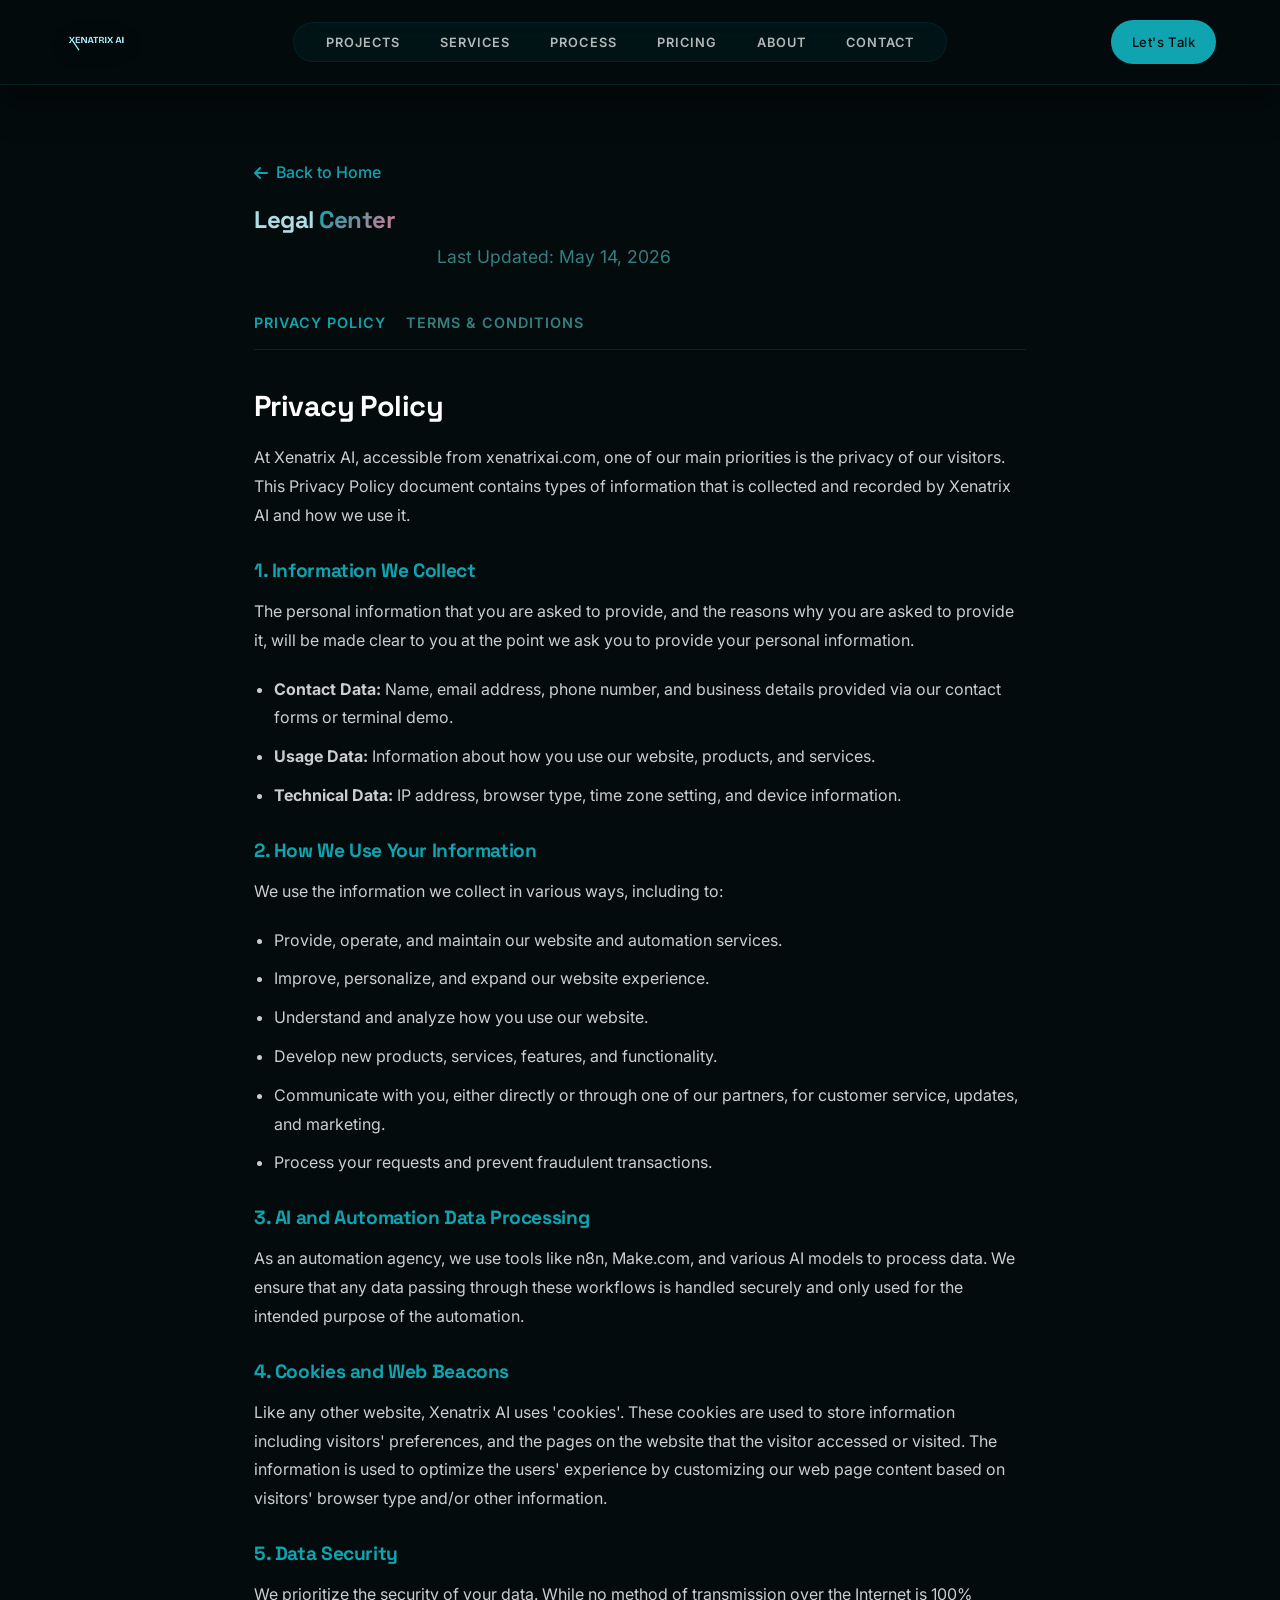
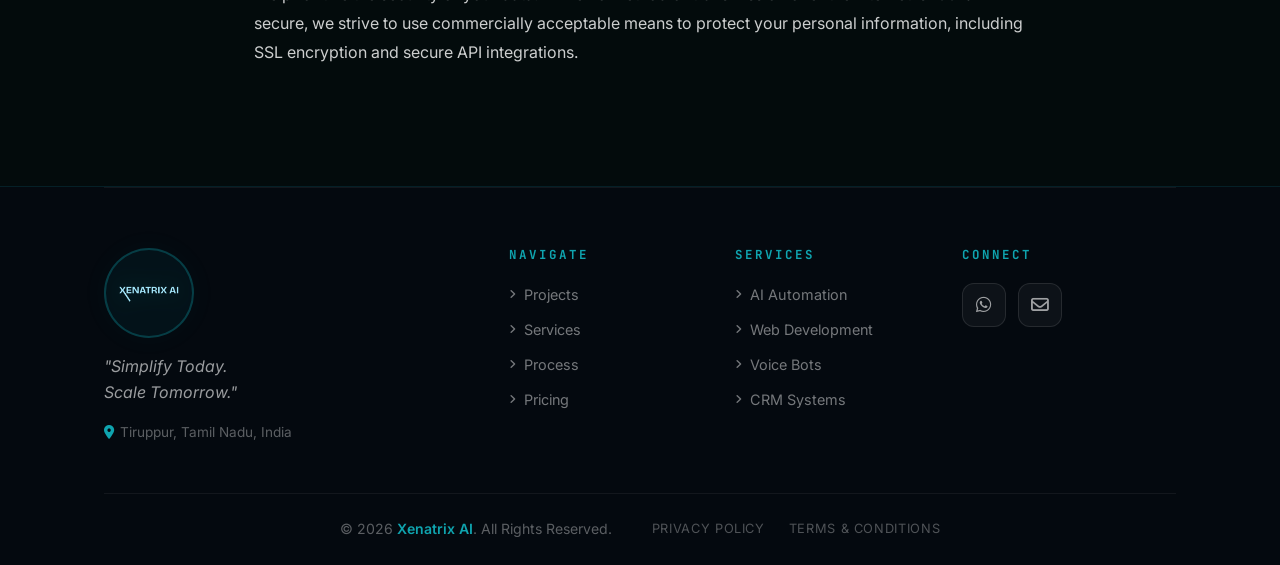
<file: legal.html>
<!DOCTYPE html>
<html lang="en">

<head>
    <meta charset="UTF-8">
    <meta name="viewport" content="width=device-width, initial-scale=1.0">
    <title>Legal Center | Xenatrix AI</title>
    <link rel="icon" type="image/x-icon" href="assets/images/2.ico" sizes="48x48">
    <link rel="icon" type="image/png" href="assets/images/logo_2.png" sizes="192x192">
    <link rel="apple-touch-icon" href="assets/images/logo_2.png">

    <!-- SEO & Metadata -->
    <meta name="description" content="Privacy Policy and Terms of Service for Xenatrix AI. We prioritize your data security and transparent business operations.">
    <meta name="robots" content="noindex, follow">
    <meta name="theme-color" content="#0FA4AF">

    <!-- Fonts -->
    <link rel="preconnect" href="https://fonts.googleapis.com">
    <link rel="preconnect" href="https://fonts.gstatic.com" crossorigin>
    <link
        href="https://fonts.googleapis.com/css2?family=Space+Grotesk:wght@400;600;700;800&family=Inter:wght@400;500;600&family=JetBrains+Mono:wght@400;600&display=swap"
        rel="stylesheet">

    <!-- FontAwesome -->
    <link rel="stylesheet" href="https://cdnjs.cloudflare.com/ajax/libs/font-awesome/6.5.1/css/all.min.css">

    <!-- Custom CSS -->
    <link rel="stylesheet" href="assets/css/style.css">
    
    <style>
        .legal-container {
            padding-top: 160px;
            padding-bottom: 100px;
            max-width: 900px;
            margin: 0 auto;
        }
        .legal-nav {
            display: flex;
            gap: 20px;
            margin-bottom: 40px;
            border-bottom: 1px solid rgba(15, 164, 175, 0.2);
            padding-bottom: 15px;
        }
        .legal-nav-item {
            color: var(--text-muted);
            font-weight: 600;
            cursor: pointer;
            transition: all 0.3s ease;
            font-size: 0.9rem;
            text-transform: uppercase;
            letter-spacing: 1px;
        }
        .legal-nav-item:hover, .legal-nav-item.active {
            color: var(--accent-primary);
        }
        .legal-section {
            display: none;
            animation: fadeIn 0.5s ease forwards;
        }
        .legal-section.active {
            display: block;
        }
        .legal-content {
            color: rgba(255, 255, 255, 0.8);
            line-height: 1.8;
        }
        .legal-content h2 {
            margin: 40px 0 20px;
            color: #fff;
            font-size: 1.8rem;
        }
        .legal-content h3 {
            margin: 30px 0 15px;
            color: var(--accent-primary);
            font-size: 1.2rem;
        }
        .legal-content p {
            margin-bottom: 20px;
        }
        .legal-content ul {
            margin-bottom: 20px;
            padding-left: 20px;
        }
        .legal-content li {
            list-style: disc;
            margin-bottom: 10px;
        }
        @keyframes fadeIn {
            from { opacity: 0; transform: translateY(10px); }
            to { opacity: 1; transform: translateY(0); }
        }
        
        .back-home {
            display: inline-flex;
            align-items: center;
            gap: 8px;
            color: var(--accent-primary);
            margin-bottom: 20px;
            font-weight: 500;
            transition: gap 0.3s ease;
        }
        .back-home:hover {
            gap: 12px;
        }
    </style>
</head>

<body data-theme="dark">

    <!-- 1. NAVBAR -->
    <nav class="navbar scrolled" id="navbar">
        <div class="nav-brand">
            <a href="index.html"><img src="assets/images/logo_2.png" alt="Xenatrix AI Logo"></a>
        </div>

        <ul class="nav-links" id="nav-links">
            <li><a href="index.html#featured" class="nav-link">Projects</a></li>
            <li><a href="index.html#services" class="nav-link">Services</a></li>
            <li><a href="index.html#process" class="nav-link">Process</a></li>
            <li><a href="index.html#pricing" class="nav-link">Pricing</a></li>
            <li><a href="index.html#about" class="nav-link">About</a></li>
            <li><a href="index.html#contact" class="nav-link">Contact</a></li>
        </ul>

        <div class="nav-actions">
            <a href="index.html#contact" class="btn btn-primary">Let's Talk</a>
            <button class="menu-toggle" id="menu-toggle" aria-label="Mobile Menu">
                <span></span><span></span><span></span>
            </button>
        </div>
    </nav>

    <div class="container legal-container">
        <a href="index.html" class="back-home"><i class="fa-solid fa-arrow-left"></i> Back to Home</a>
        <h1 class="section-title" style="text-align: left; margin-bottom: 10px;">Legal <span class="gradient-text">Center</span></h1>
        <p class="section-subtitle" style="margin-left: 0; margin-bottom: 40px;">Last Updated: May 14, 2026</p>

        <div class="legal-nav">
            <div class="legal-nav-item active" onclick="showLegal('privacy')">Privacy Policy</div>
            <div class="legal-nav-item" onclick="showLegal('terms')">Terms & Conditions</div>
        </div>

        <!-- Privacy Policy -->
        <div id="privacy" class="legal-section active">
            <div class="legal-content">
                <h2>Privacy Policy</h2>
                <p>At Xenatrix AI, accessible from xenatrixai.com, one of our main priorities is the privacy of our visitors. This Privacy Policy document contains types of information that is collected and recorded by Xenatrix AI and how we use it.</p>

                <h3>1. Information We Collect</h3>
                <p>The personal information that you are asked to provide, and the reasons why you are asked to provide it, will be made clear to you at the point we ask you to provide your personal information.</p>
                <ul>
                    <li><strong>Contact Data:</strong> Name, email address, phone number, and business details provided via our contact forms or terminal demo.</li>
                    <li><strong>Usage Data:</strong> Information about how you use our website, products, and services.</li>
                    <li><strong>Technical Data:</strong> IP address, browser type, time zone setting, and device information.</li>
                </ul>

                <h3>2. How We Use Your Information</h3>
                <p>We use the information we collect in various ways, including to:</p>
                <ul>
                    <li>Provide, operate, and maintain our website and automation services.</li>
                    <li>Improve, personalize, and expand our website experience.</li>
                    <li>Understand and analyze how you use our website.</li>
                    <li>Develop new products, services, features, and functionality.</li>
                    <li>Communicate with you, either directly or through one of our partners, for customer service, updates, and marketing.</li>
                    <li>Process your requests and prevent fraudulent transactions.</li>
                </ul>

                <h3>3. AI and Automation Data Processing</h3>
                <p>As an automation agency, we use tools like n8n, Make.com, and various AI models to process data. We ensure that any data passing through these workflows is handled securely and only used for the intended purpose of the automation.</p>

                <h3>4. Cookies and Web Beacons</h3>
                <p>Like any other website, Xenatrix AI uses 'cookies'. These cookies are used to store information including visitors' preferences, and the pages on the website that the visitor accessed or visited. The information is used to optimize the users' experience by customizing our web page content based on visitors' browser type and/or other information.</p>

                <h3>5. Data Security</h3>
                <p>We prioritize the security of your data. While no method of transmission over the Internet is 100% secure, we strive to use commercially acceptable means to protect your personal information, including SSL encryption and secure API integrations.</p>
            </div>
        </div>

        <!-- Terms & Conditions -->
        <div id="terms" class="legal-section">
            <div class="legal-content">
                <h2>Terms & Conditions</h2>
                <p>Welcome to Xenatrix AI! These terms and conditions outline the rules and regulations for the use of Xenatrix AI's Website, located at xenatrixai.com.</p>

                <h3>1. Acceptance of Terms</h3>
                <p>By accessing this website, we assume you accept these terms and conditions. Do not continue to use Xenatrix AI if you do not agree to take all of the terms and conditions stated on this page.</p>

                <h3>2. Intellectual Property Rights</h3>
                <p>Unless otherwise stated, Xenatrix AI and/or its licensors own the intellectual property rights for all material on Xenatrix AI. All intellectual property rights are reserved. You may access this from Xenatrix AI for your own personal use subjected to restrictions set in these terms and conditions.</p>
                <p>You must not:</p>
                <ul>
                    <li>Republish material from Xenatrix AI</li>
                    <li>Sell, rent, or sub-license material from Xenatrix AI</li>
                    <li>Reproduce, duplicate or copy material from Xenatrix AI</li>
                    <li>Redistribute content from Xenatrix AI</li>
                </ul>

                <h3>3. Service Provision</h3>
                <p>Xenatrix AI provides automation, web development, and AI consulting services. Each project is subject to a separate Service Agreement or Statement of Work (SOW) which will outline specific deliverables, timelines, and payment terms.</p>

                <h3>4. Limitation of Liability</h3>
                <p>In no event shall Xenatrix AI, nor any of its officers, directors, and employees, be held liable for anything arising out of or in any way connected with your use of this website or our services, whether such liability is under contract. Xenatrix AI shall not be held liable for any indirect, consequential, or special liability arising out of or in any way related to your use of our automation systems.</p>

                <h3>5. Disclaimer</h3>
                <p>To the maximum extent permitted by applicable law, we exclude all representations, warranties, and conditions relating to our website and the use of this website. Nothing in this disclaimer will:</p>
                <ul>
                    <li>limit or exclude our or your liability for death or personal injury;</li>
                    <li>limit or exclude our or your liability for fraud or fraudulent misrepresentation;</li>
                    <li>limit any of our or your liabilities in any way that is not permitted under applicable law.</li>
                </ul>
            </div>
        </div>
    </div>

    <!-- FOOTER -->
    <footer class="footer-new" id="footer">
        <div class="container">
            <div class="footer-links-grid">
                <!-- Brand -->
                <div class="footer-brand-col">
                    <img src="assets/images/logo_2.png" alt="Xenatrix AI" class="footer-logo-img">
                    <p class="footer-brand-tagline">"Simplify Today.<br>Scale Tomorrow."</p>
                    <p class="footer-brand-location"><i class="fa-solid fa-location-dot"></i> Tiruppur, Tamil Nadu, India</p>
                </div>

                <!-- Nav -->
                <div class="footer-nav-col">
                    <h5 class="footer-col-title">Navigate</h5>
                    <ul class="footer-nav-list">
                        <li><a href="index.html#featured"><i class="fa-solid fa-angle-right"></i> Projects</a></li>
                        <li><a href="index.html#services"><i class="fa-solid fa-angle-right"></i> Services</a></li>
                        <li><a href="index.html#process"><i class="fa-solid fa-angle-right"></i> Process</a></li>
                        <li><a href="index.html#pricing"><i class="fa-solid fa-angle-right"></i> Pricing</a></li>
                    </ul>
                </div>

                <!-- Services -->
                <div class="footer-nav-col">
                    <h5 class="footer-col-title">Services</h5>
                    <ul class="footer-nav-list">
                        <li><a href="index.html#services"><i class="fa-solid fa-angle-right"></i> AI Automation</a></li>
                        <li><a href="index.html#services"><i class="fa-solid fa-angle-right"></i> Web Development</a></li>
                        <li><a href="index.html#services"><i class="fa-solid fa-angle-right"></i> Voice Bots</a></li>
                        <li><a href="index.html#services"><i class="fa-solid fa-angle-right"></i> CRM Systems</a></li>
                    </ul>
                </div>

                <!-- Socials -->
                <div class="footer-social-col">
                    <h5 class="footer-col-title">Connect</h5>
                    <div class="footer-social-icons">
                        <a href="https://wa.me/917010233809" target="_blank" rel="noopener noreferrer" class="fsi fsi-wa">
                            <i class="fa-brands fa-whatsapp"></i>
                        </a>
                        <a href="mailto:xenatrixai@gmail.com" class="fsi fsi-em">
                            <i class="fa-regular fa-envelope"></i>
                        </a>
                    </div>
                </div>
            </div>

            <div class="footer-bottom-new">
                <p class="footer-copy">© 2026 <span>Xenatrix AI</span>. All Rights Reserved.</p>
                <div class="footer-legal-links">
                    <a href="legal.html">Privacy Policy</a>
                    <a href="legal.html">Terms & Conditions</a>
                </div>
            </div>
        </div>
    </footer>

    <script>
        function showLegal(id) {
            // Update tabs
            document.querySelectorAll('.legal-nav-item').forEach(item => {
                item.classList.remove('active');
                if(item.innerText.toLowerCase().includes(id)) item.classList.add('active');
            });
            
            // Update sections
            document.querySelectorAll('.legal-section').forEach(section => {
                section.classList.remove('active');
            });
            document.getElementById(id).classList.add('active');
            
            // Scroll to top of content
            window.scrollTo({ top: 0, behavior: 'smooth' });
        }
        
        // Simple menu toggle for legal page
        const menuToggle = document.getElementById('menu-toggle');
        const navLinks = document.getElementById('nav-links');
        if(menuToggle) {
            menuToggle.addEventListener('click', () => {
                navLinks.classList.toggle('active');
            });
        }
    </script>

</body>
</html>
</file>
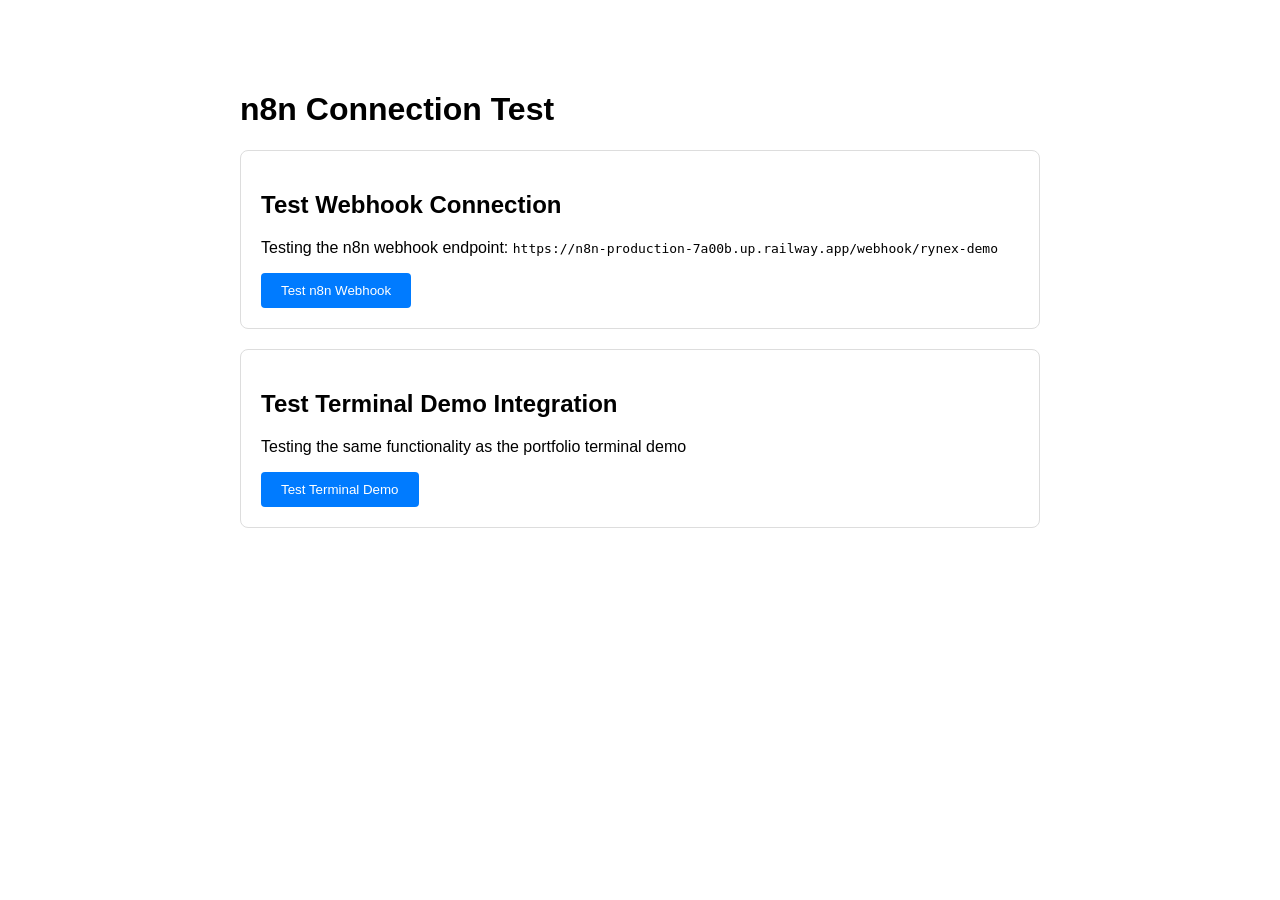
<file: test-n8n.html>
<!DOCTYPE html>
<html lang="en">
<head>
    <meta charset="UTF-8">
    <meta name="viewport" content="width=device-width, initial-scale=1.0">
    <title>n8n Connection Test</title>
    <style>
        body { font-family: Arial, sans-serif; max-width: 800px; margin: 50px auto; padding: 20px; }
        .test-section { margin: 20px 0; padding: 20px; border: 1px solid #ddd; border-radius: 8px; }
        button { padding: 10px 20px; background: #007bff; color: white; border: none; border-radius: 4px; cursor: pointer; }
        button:hover { background: #0056b3; }
        .result { margin-top: 10px; padding: 10px; border-radius: 4px; }
        .success { background: #d4edda; color: #155724; }
        .error { background: #f8d7da; color: #721c24; }
        .loading { background: #fff3cd; color: #856404; }
    </style>
</head>
<body>
    <h1>n8n Connection Test</h1>
    
    <div class="test-section">
        <h2>Test Webhook Connection</h2>
        <p>Testing the n8n webhook endpoint: <code>https://n8n-production-7a00b.up.railway.app/webhook/rynex-demo</code></p>
        <button onclick="testWebhook()">Test n8n Webhook</button>
        <div id="webhook-result"></div>
    </div>

    <div class="test-section">
        <h2>Test Terminal Demo Integration</h2>
        <p>Testing the same functionality as the portfolio terminal demo</p>
        <button onclick="testTerminalDemo()">Test Terminal Demo</button>
        <div id="terminal-result"></div>
    </div>

    <script>
        function showResult(elementId, message, type) {
            const element = document.getElementById(elementId);
            element.className = `result ${type}`;
            element.textContent = message;
        }

        async function testWebhook() {
            const resultDiv = document.getElementById('webhook-result');
            showResult('webhook-result', 'Testing webhook connection...', 'loading');

            try {
                const response = await fetch('https://n8n-production-7a00b.up.railway.app/webhook/rynex-demo', {
                    method: 'POST',
                    headers: { 
                        'Content-Type': 'application/json'
                    },
                    body: JSON.stringify({
                        test: true,
                        timestamp: new Date().toISOString(),
                        source: 'connection_test'
                    })
                });

                console.log('Response status:', response.status);
                console.log('Response headers:', response.headers);

                if (!response.ok) {
                    throw new Error(`HTTP ${response.status}: ${response.statusText}`);
                }

                const data = await response.json().catch(() => {
                    console.log('No JSON response, but request succeeded');
                    return { success: true, message: 'Webhook responded (no JSON body)' };
                });

                showResult('webhook-result', `✅ Success! Webhook is working. Response: ${JSON.stringify(data)}`, 'success');
                console.log('Success response:', data);

            } catch (error) {
                console.error('Webhook test failed:', error);
                showResult('webhook-result', `❌ Error: ${error.message}`, 'error');
            }
        }

        async function testTerminalDemo() {
            const resultDiv = document.getElementById('terminal-result');
            showResult('terminal-result', 'Testing terminal demo payload...', 'loading');

            try {
                const payload = {
                    name: 'Test User',
                    business: 'Test Business',
                    industry: 'Technology',
                    phone: '1234567890',
                    email: 'test@example.com',
                    timestamp: new Date().toISOString(),
                    source: 'portfolio_terminal_demo'
                };

                const response = await fetch('https://n8n-production-7a00b.up.railway.app/webhook/rynex-demo', {
                    method: 'POST',
                    headers: { 
                        'Content-Type': 'application/json'
                    },
                    body: JSON.stringify(payload)
                });

                console.log('Terminal demo test - Response status:', response.status);

                if (!response.ok) {
                    throw new Error(`HTTP ${response.status}: ${response.statusText}`);
                }

                const data = await response.json().catch(() => {
                    console.log('Terminal demo: No JSON response, but request succeeded');
                    return { success: true, message: 'Terminal demo payload sent successfully' };
                });

                showResult('terminal-result', `✅ Terminal demo working! Payload sent. Response: ${JSON.stringify(data)}`, 'success');
                console.log('Terminal demo success:', data);

            } catch (error) {
                console.error('Terminal demo test failed:', error);
                showResult('terminal-result', `❌ Error: ${error.message}`, 'error');
            }
        }
    </script>
</body>
</html>
</file>
<file: assets/css/style.css>
@import url('https://fonts.googleapis.com/css2?family=Space+Grotesk:wght@700;800&family=Inter:wght@400;500&family=JetBrains+Mono:wght@400;600&display=swap');

:root {
  /* DARK MODE (Default) */
  --bg-primary: #030B0C;
  --bg-secondary: #011A1D;
  --bg-card: #012428;

  --accent-primary: #0FA4AF;
  --accent-secondary: #DA7B93;

  --text-primary: #AFDDE5;
  --text-heading: #AFDDE5;
  --text-muted: #367f80;
  --text-inverse: #030B0C;

  --border-color: #024950;
  --glass-bg: rgba(1, 26, 29, 0.7);

  --glow-primary: 0 0 25px rgba(15, 164, 175, 0.4);

  --gradient-text: linear-gradient(135deg, var(--accent-primary), var(--accent-secondary));

  /* TYPOGRAPHY */
  --font-heading: 'Space Grotesk', sans-serif;
  --font-body: 'Inter', sans-serif;
  --font-mono: 'JetBrains Mono', monospace;

  --easing: cubic-bezier(0.16, 1, 0.3, 1);
  --transition-fast: 0.2s var(--easing);
  --transition-normal: 0.4s var(--easing);
  --transition-slow: 0.8s var(--easing);

  --radius-sm: 8px;
  --radius-md: 12px;
  --radius-lg: 16px;
  --radius-pill: 50px;

  /* SPACING SYSTEM */
  --section-padding-desktop: 40px;
  --section-padding-tablet: 25px;
  --section-padding-mobile: 15px;
  --gap-badge-heading: 6px;
  --gap-heading-subheading: 8px;
  --gap-subheading-content: 15px;
}



/* RESET & BASE */
*,
*::before,
*::after {
  box-sizing: border-box;
  margin: 0;
  padding: 0;
}

html {
  font-size: 16px;
  overflow-x: hidden;
  width: 100%;
  background-color: var(--bg-primary);
  /* Scroll behavior handled by Lenis */
}

body {
  font-family: var(--font-body);
  background-color: var(--bg-primary);
  color: var(--text-primary);
  line-height: 1.6;
  overflow-x: hidden;
  width: 100%;
  position: relative;
  transition: background-color var(--transition-normal), color var(--transition-normal);
  -webkit-font-smoothing: antialiased;
}

::selection {
  background: var(--accent-primary);
  color: var(--text-inverse);
}

a {
  text-decoration: none;
  color: inherit;
}

ul {
  list-style: none;
}

img,
video {
  max-width: 100%;
  display: block;
  border-radius: var(--radius-md);
  object-fit: cover;
}

h1,
h2,
h3,
h4,
h5,
h6 {
  font-family: var(--font-heading);
  letter-spacing: -0.02em;
  line-height: 1.15;
  color: var(--text-heading);
}


.gradient-text {
  background: var(--gradient-text);
  -webkit-background-clip: text;
  -webkit-text-fill-color: transparent;
  display: inline-block;
}

/* LENIS SMOOTH SCROLL */
html.lenis,
html.lenis body {
  height: auto;
}

.lenis.lenis-smooth {
  scroll-behavior: auto !important;
}

.lenis.lenis-smooth [data-scroll-container] {
  will-change: transform;
}

.lenis.lenis-stopped {
  overflow: hidden;
}

/* PRELOADER */
#preloader {
  position: fixed;
  inset: 0;
  background-color: var(--bg-primary);
  z-index: 99999;
  display: flex;
  justify-content: center;
  align-items: center;
  flex-direction: column;
  gap: 30px;
}

.preloader-logo-wrapper {
  position: relative;
  width: 140px;
  height: 140px;
  display: flex;
  align-items: center;
  justify-content: center;
}

.preloader-logo-img {
  width: 130px;
  height: 130px;
  object-fit: contain;
  border-radius: 50%;
  position: relative;
  z-index: 2;
  filter: drop-shadow(0 0 20px rgba(15, 164, 175, 0.6));
  background: rgba(15, 164, 175, 0.06);
  padding: 10px;
  box-sizing: border-box;
}

.preloader-logo-ring {
  position: absolute;
  inset: -6px;
  border-radius: 50%;
  border: 2px solid transparent;
  border-top-color: #0FA4AF;
  border-right-color: rgba(15, 164, 175, 0.4);
  animation: preloaderSpin 1.2s linear infinite;
  z-index: 1;
}

.preloader-logo-ring::after {
  content: '';
  position: absolute;
  inset: -4px;
  border-radius: 50%;
  border: 1px solid transparent;
  border-bottom-color: #a9fc81;
  border-left-color: rgba(169, 252, 129, 0.3);
  animation: preloaderSpin 2s linear infinite reverse;
}

@keyframes preloaderSpin {
  to { transform: rotate(360deg); }
}

.preloader-logo-svg path {
  fill: none;
  stroke: var(--accent-primary);
  stroke-width: 2;
  stroke-dasharray: 500;
  stroke-dashoffset: 500;
  animation: drawSvg 1.5s var(--easing) forwards;
}

@keyframes drawSvg {
  to {
    stroke-dashoffset: 0;
  }
}

.preloader-text {
  font-family: var(--font-mono);
  font-size: 1.4rem;
  color: var(--accent-primary);
  height: 1.8rem;
  overflow: hidden;
  white-space: nowrap;
  letter-spacing: 3px;
  text-transform: uppercase;
  text-shadow: 0 0 20px rgba(15, 164, 175, 0.5);
}

/* CURSOR (Desktop only) */
.custom-cursor-dot,
.custom-cursor-ring {
  position: fixed;
  top: 0;
  left: 0;
  pointer-events: none;
  z-index: 10000;
  border-radius: 50%;
  transform: translate(-50%, -50%);
  display: none;
}

@media (min-width: 1025px) {

  .custom-cursor-dot,
  .custom-cursor-ring {
    display: block;
  }
}

@media (max-width: 1024px) {
  .custom-cursor-dot,
  .custom-cursor-ring {
    display: none !important;
  }
}

.custom-cursor-dot {
  width: 6px;
  height: 6px;
  background-color: var(--accent-primary);
}

.custom-cursor-ring {
  width: 28px;
  height: 28px;
  border: 1px solid color-mix(in srgb, var(--accent-primary) 40%, transparent);
  transition: width 0.2s, height 0.2s, background-color 0.2s, border-color 0.2s;
}

.custom-cursor-ring.hover {
  width: 48px;
  height: 48px;
  background-color: color-mix(in srgb, var(--accent-primary) 10%, transparent);
  border-color: var(--accent-primary);
}

/* SCROLL PROGRESS */
#scroll-progress {
  position: fixed;
  top: 0;
  left: 0;
  height: 2px;
  background: var(--accent-primary);
  width: 0%;
  z-index: 9998;
}

/* NAVBAR */
/* ════════════════════════════════════════════════════════════════
   3. UNIFIED TRENDY NAVBAR OVERHAUL (v2 - PRO)
   ════════════════════════════════════════════════════════════════ */
.navbar {
  position: fixed;
  top: 0;
  left: 0;
  width: 100%;
  height: 120px;
  display: flex;
  justify-content: space-between;
  align-items: center;
  padding: 0 5%;
  z-index: 999;
  background: transparent;
  transition: all 0.5s cubic-bezier(0.16, 1, 0.3, 1);
  border-bottom: 1px solid transparent;
}

.navbar.scrolled {
  height: 85px;
  background: rgba(3, 11, 12, 0.88);
  backdrop-filter: blur(32px);
  -webkit-backdrop-filter: blur(32px);
  border-bottom: 1px solid rgba(15, 164, 175, 0.15);
  box-shadow: 0 10px 40px rgba(0, 0, 0, 0.5);
}

.navbar.nav-hidden {
  transform: translateY(-100%);
}

.nav-brand img {
  height: 150px; /* 3x the standard 50px */
  width: auto;
  transition: all 0.5s cubic-bezier(0.16, 1, 0.3, 1);
  filter: drop-shadow(0 4px 10px rgba(0,0,0,0.3));
}

.navbar.scrolled .nav-brand img {
  height: 65px;
}

.nav-links {
  display: flex;
  align-items: center;
  gap: 8px;
  background: rgba(1, 36, 40, 0.4);
  border: 1px solid rgba(15, 164, 175, 0.1);
  border-radius: 50px;
  padding: 6px 16px;
  backdrop-filter: blur(12px);
  -webkit-backdrop-filter: blur(12px);
  transition: all 0.3s ease;
}

.navbar:not(.scrolled) .nav-links {
  background: transparent;
  border-color: transparent;
}

.nav-links a {
  font-size: 0.8rem;
  letter-spacing: 0.08em;
  font-weight: 600;
  text-transform: uppercase;
  padding: 8px 16px;
  border-radius: 50px;
  transition: all 0.3s ease;
  color: rgba(255, 255, 255, 0.7);
}

.nav-links a:hover {
  color: var(--accent-primary);
  background: rgba(15, 164, 175, 0.1);
}

.nav-links a.active {
  color: var(--bg-primary);
  background: var(--accent-primary);
  box-shadow: 0 0 20px rgba(15, 164, 175, 0.4);
}

.nav-links a::after {
  display: none;
}

.nav-actions {
  display: flex;
  align-items: center;
  gap: 15px;
}

/* Mobile Adjustments */
@media (max-width: 1024px) {
  .nav-links:not(.active) {
    display: none;
  }
}

@media (max-width: 768px) {
  .navbar {
    height: 70px;
    padding: 0 5%;
    align-items: center;
  }

  /* Logo — visible and neat */
  .nav-brand img {
    height: 60px;
    width: auto;
  }
  .navbar.scrolled .nav-brand img {
    height: 52px;
  }

  /* Right side: Hire Me + hamburger — same row, same center */
  .nav-actions {
    display: flex;
    align-items: center;
    gap: 8px;
    height: 36px;
  }

  /* Hire Me: minimal compact pill */
  .nav-actions .btn {
    display: none !important;
  }

  /* Hide scrollbar on mobile */
  html::-webkit-scrollbar, body::-webkit-scrollbar {
    display: none;
  }
  html, body {
    -ms-overflow-style: none;
    scrollbar-width: none;
  }

  /* Hamburger — match height of Hire Me */
  .menu-toggle {
    width: 36px;
    height: 36px;
    min-height: 36px;
    display: flex;
    flex-direction: column;
    align-items: center;
    justify-content: center;
    gap: 5px;
    padding: 0;
  }

  .menu-toggle span {
    width: 22px;
    height: 2px;
  }

  .nav-links {
    position: fixed;
    top: 0;
    left: 0;
    width: 100%;
    height: 100dvh;
    background: rgba(3, 11, 12, 0.98);
    backdrop-filter: blur(40px);
    -webkit-backdrop-filter: blur(40px);
    flex-direction: column;
    justify-content: center;
    gap: 15px;
    transform: translateY(-100%);
    transition: transform 0.6s cubic-bezier(0.16, 1, 0.3, 1);
    border: none;
    border-radius: 0;
  }

  .nav-links.active {
    display: flex;
    transform: translateY(0);
  }

  .nav-links a {
    font-size: 1.2rem;
    width: 80%;
    text-align: center;
    padding: 15px;
  }
}

.theme-toggle {
  background: none;
  border: none;
  color: var(--text-primary);
  font-size: 1.2rem;
  cursor: pointer;
  width: 40px;
  height: 40px;
  border-radius: 50%;
  display: flex;
  align-items: center;
  justify-content: center;
  transition: background var(--transition-fast);
}

.theme-toggle:hover {
  background: color-mix(in srgb, var(--accent-primary) 10%, transparent);
}

/* BUTTONS */
.btn {
  display: inline-flex;
  align-items: center;
  justify-content: center;
  padding: 12px 28px;
  border-radius: var(--radius-pill);
  font-weight: 500;
  font-family: var(--font-body);
  transition: all var(--transition-normal);
  cursor: pointer;
  border: 1px solid transparent;
  position: relative;
  overflow: hidden;
  min-height: 44px;
  /* Touch target */
}

.btn-primary {
  background: var(--accent-primary);
  color: var(--text-inverse);
}

/* Shimmer sweep effect on primary button */
.btn-primary::after {
  content: '';
  position: absolute;
  top: 0;
  left: -100%;
  width: 50%;
  height: 100%;
  background: linear-gradient(to right, transparent, rgba(255, 255, 255, 0.3), transparent);
  transform: skewX(-20deg);
  transition: none;
}

.btn-primary:hover::after {
  left: 150%;
  transition: left 0.6s var(--easing);
}

.btn-primary:hover {
  transform: translateY(-2px);
  box-shadow: var(--glow-primary);
}

[data-theme="light"] .btn-primary {
  color: #FFFFFF;
  /* Ensure white text on teal in light mode */
}

.btn-secondary {
  background: transparent;
  border-color: var(--border-color);
  color: var(--text-primary);
}

.btn-secondary:hover {
  border-color: var(--accent-primary);
  background: color-mix(in srgb, var(--accent-primary) 5%, transparent);
}

.btn-whatsapp {
  background: rgba(37, 211, 102, 0.1);
  border: 1px solid rgba(37, 211, 102, 0.3);
  color: #25D366;
}

.btn-whatsapp:hover {
  background: rgba(37, 211, 102, 0.2);
  transform: translateY(-2px);
  box-shadow: 0 0 15px rgba(37, 211, 102, 0.3);
}

.btn i {
  margin-right: 8px;
}

.btn i.right {
  margin-right: 0;
  margin-left: 8px;
  transition: transform var(--transition-fast);
}

.btn:hover i.right {
  transform: translateX(4px);
}

/* MOBILE MENU */
.menu-toggle {
  display: none;
  flex-direction: column;
  gap: 6px;
  background: none;
  border: none;
  cursor: pointer;
  z-index: 1000;
  min-height: 44px;
}

@media (max-width: 1024px) {
  .menu-toggle {
    display: flex;
  }
}

.menu-toggle span {
  width: 30px;
  height: 2px;
  background: var(--text-primary);
  transition: var(--transition-normal);
  transform-origin: left center;
}

/* LAYOUT UTILS */
.container {
  width: 100%;
  max-width: 1200px;
  margin: 0 auto;
  padding: 0 5%;
}

/* Main content wrapper for centering */
.main-content {
  width: 100%;
  max-width: 1400px;
  margin: 0 auto;
  padding: 0 20px;
}


.section {
  padding: var(--section-padding-desktop) 0;
  position: relative;
}

@media (max-width: 1024px) {
  .section {
    padding: var(--section-padding-tablet) 0;
  }
}

@media (max-width: 768px) {
  .section {
    padding: var(--section-padding-mobile) 0;
  }
}

.section-header {
  text-align: center;
  margin-bottom: var(--gap-subheading-content);
}


.section-badge {
  display: inline-flex;
  align-items: center;
  gap: 8px;
  padding: 6px 16px;
  background: var(--glass-bg);
  border: 1px solid var(--border-color);
  border-radius: var(--radius-pill);
  font-size: 0.85rem;
  font-weight: 500;
  color: var(--accent-primary);
  margin-bottom: var(--gap-badge-heading);
  backdrop-filter: blur(10px);
  box-shadow: 0 0 10px color-mix(in srgb, var(--accent-primary) 10%, transparent);
  animation: badge-pulse 3s infinite alternate;
}

@keyframes badge-pulse {
  0% {
    box-shadow: 0 0 5px color-mix(in srgb, var(--accent-primary) 10%, transparent);
  }

  100% {
    box-shadow: 0 0 15px color-mix(in srgb, var(--accent-primary) 30%, transparent);
  }
}

.section-title {
  font-size: clamp(0.9rem, 2.25vw, 1.5rem);
  margin-bottom: var(--gap-heading-subheading);
  font-weight: 800;
}


.section-subtitle {
  color: var(--text-muted);
  font-size: 1.1rem;
  max-width: 600px;
  margin: 0 auto;
}

/* PULSE DOT */
.pulse-dot {
  width: 10px;
  height: 10px;
  background: #10b981;
  border-radius: 50%;
  display: inline-block;
  box-shadow: 0 0 10px #10b981;
  animation: pulse-green 1.5s infinite;
}

@keyframes pulse-green {
  0% {
    box-shadow: 0 0 0 0 rgba(16, 185, 129, 0.7);
  }

  70% {
    box-shadow: 0 0 0 10px rgba(16, 185, 129, 0);
  }

  100% {
    box-shadow: 0 0 0 0 rgba(16, 185, 129, 0);
  }
}



/* HERO SECTION */
.hero {
  min-height: 100vh;
  display: flex;
  align-items: center;
  justify-content: center;
  padding-top: 180px;
  padding-bottom: 20px;
  /* Adjusted to visually push content down and center it under the navbar */
  position: relative;
  overflow: hidden;
}


.hero-mesh {
  position: absolute;
  inset: 0;
  z-index: 0;
  background:
    radial-gradient(circle at 20% 30%, color-mix(in srgb, var(--accent-primary) 15%, transparent) 0%, transparent 50%),
    radial-gradient(circle at 80% 70%, color-mix(in srgb, var(--accent-secondary) 10%, transparent) 0%, transparent 50%);
  animation: mesh-drift 12s ease-in-out infinite alternate;
}

@keyframes mesh-drift {
  0% {
    transform: scale(1) translate(0, 0);
  }

  100% {
    transform: scale(1.2) translate(-5%, 5%);
  }
}

#hero-canvas {
  position: absolute;
  inset: 0;
  z-index: 1;
  opacity: 0.8;
}

.hero-pattern {
  position: absolute;
  inset: 0;
  background-image: radial-gradient(var(--border-color) 1px, transparent 1px);
  background-size: 40px 40px;
  opacity: 0.04;
  z-index: 2;
}

.hero .container {
  position: relative;
  z-index: 3;
  display: flex;
  flex-direction: column;
  align-items: center;
  text-align: center;
}

.hero-availability {
  display: inline-flex;
  align-items: center;
  gap: 10px;
  padding: 8px 20px;
  background: rgba(16, 185, 129, 0.1);
  border: 1px solid rgba(16, 185, 129, 0.3);
  border-radius: var(--radius-pill);
  color: #10b981;
  font-size: 0.85rem;
  font-weight: 600;
  margin-bottom: 24px;
}

.hero-label {
  font-family: var(--font-mono);
  color: var(--accent-primary);
  font-size: 0.9rem;
  text-transform: uppercase;
  letter-spacing: 2px;
  margin-bottom: 16px;
}

.hero-title {
  font-size: clamp(1.26rem, 4.9vw, 2.8rem);
  font-weight: 800;
  line-height: 1.05;
  margin-bottom: 24px;
  max-width: 900px;
}


.hero-title .word {
  display: inline-block;
  overflow: hidden;
  padding-bottom: 10px;
  margin-bottom: -10px;
}

.hero-title .word span {
  display: inline-block;
  transform: translateY(100%);
}

.hero-typing-container {
  font-family: var(--font-mono);
  font-size: clamp(1.2rem, 3vw, 1.8rem);
  color: var(--accent-secondary);
  margin-bottom: 24px;
  height: 2.4rem;
  font-weight: 600;
}

.hero-subtitle {
  font-size: clamp(1.26rem, 3.5vw, 1.96rem);
  text-transform: uppercase;
  letter-spacing: 0.05em;
  color: var(--text-muted);
  max-width: 800px;
  margin-bottom: 40px;
}

.hero-cta {
  display: flex;
  gap: 16px;
  margin-bottom: 80px;
  flex-wrap: wrap;
  justify-content: center;
}

.hero-cta .btn,
.hero-cta .btn-demo-trigger {
  font-size: 1rem;
  padding: 13px 28px;
}

@media (max-width: 480px) {
  .hero-cta {
    flex-direction: column;
    align-items: center;
    width: 100%;
  }

  .hero-cta .btn,
  .hero-cta .btn-demo-trigger {
    width: 100%;
  }
}

.hero-stats-separator {
  width: 100%;
  max-width: 800px;
  height: 1px;
  background: linear-gradient(90deg, transparent, var(--border-color), var(--border-color), transparent);
  margin: 60px auto 40px;
  opacity: 0.5;
}

.hero-stats {
  display: flex;
  gap: 80px;
  width: 100%;
  justify-content: center;
  flex-wrap: wrap;
}

.stat-item {
  display: flex;
  flex-direction: column;
  align-items: center;
  position: relative;
  will-change: transform, opacity;
  transition: transform 0.6s var(--easing);
}

.stat-item:hover {
  transform: translate3d(0, -5px, 0);
}


.stat-number-wrapper {
  display: flex;
  align-items: baseline;
  gap: 2px;
  position: relative;
}

.stat-number {
  font-family: var(--font-heading);
  font-size: clamp(1.8rem, 9vw, 2.8rem);
  font-weight: 800;
  line-height: 1;
  color: var(--text-heading);
  position: relative;
  /* Glowing text effect */
  text-shadow: 0 0 20px color-mix(in srgb, var(--accent-primary) 20%, transparent);
}

.stat-symbol {
  font-family: var(--font-mono);
  font-size: 1.5rem;
  color: var(--accent-primary);
  font-weight: 600;
}

.stat-item .pulse-dot {
  width: 6px;
  height: 6px;
  position: absolute;
  left: -14px;
  top: 50%;
  transform: translateY(-50%);
}


.stat-label {
  font-size: 0.8rem;
  color: var(--text-muted);
  text-transform: uppercase;
  letter-spacing: 2px;
  margin-top: 12px;
  font-weight: 500;
}

/* Staggered entrance reveal classes handled by GSAP in main.js */
.hero-stats .stat-item {
  opacity: 0;
  transform: translateY(20px);
}

/* Subtle looping float animation with hardware acceleration */
@keyframes statFloat {

  0%,
  100% {
    transform: translate3d(0, 0, 0);
  }

  50% {
    transform: translate3d(0, -8px, 0);
  }
}

.stat-item.active-float {
  animation: statFloat 6s ease-in-out infinite;
}



/* =========================================================================
   BENTO MOSAIC PORTFOLIO SECTION
   ========================================================================= */

.bento-portfolio-section {
  padding: 80px 0;
  background-color: #080b12;
  /* Deep space dark */
  position: relative;
}

.portfolio-header {
  text-align: center;
  margin-bottom: 60px;
}

.bento-heading {
  font-size: clamp(1.1rem, 2.25vw, 1.8rem);
  font-family: var(--font-heading);
  font-weight: 800;
  color: #fff;
  line-height: 1.2;
  margin-top: 16px;
  overflow: hidden;
}

.bento-heading .word {
  display: inline-block;
  opacity: 0;
  transform: translateY(40px);
}

.bento-subheading {
  font-size: 1.1rem;
  color: var(--text-muted);
  margin-top: 16px;
  max-width: 600px;
  margin-left: auto;
  margin-right: auto;
}

.bento-grid {
  display: grid;
  grid-template-columns: repeat(3, 1fr);
  gap: 24px;
  grid-auto-flow: dense;
}

.bento-card-project {
  position: relative;
  background: rgba(12, 12, 20, 0.85);
  backdrop-filter: blur(20px);
  -webkit-backdrop-filter: blur(20px);
  border: 1px solid rgba(255, 255, 255, 0.07);
  border-radius: 20px;
  overflow: hidden;
  display: flex;
  flex-direction: column;
  transition: transform 0.4s cubic-bezier(0.16, 1, 0.3, 1), box-shadow 0.4s ease, border-color 0.4s ease;
}

/* Base states for scroll entrance */
.bento-reveal {
  opacity: 0;
  transform: translateY(40px);
  will-change: transform, opacity;
}

.bento-card-project:hover {
  /* Override below */
}

/* Sleek 'Tech Vault' Hover Animation */
.bento-card-project::before {
  content: '';
  position: absolute;
  inset: 0;
  border-radius: 20px;
  padding: 1px;
  background: linear-gradient(135deg, rgba(255, 255, 255, 0.4), rgba(255, 255, 255, 0) 40%, rgba(15, 164, 175, 0.5));
  -webkit-mask: linear-gradient(#fff 0 0) content-box, linear-gradient(#fff 0 0);
  -webkit-mask-composite: xor;
  mask-composite: exclude;
  opacity: 0;
  transition: opacity 0.5s ease;
  pointer-events: none;
  z-index: 10;
}

.bento-card-project::after {
  content: '';
  position: absolute;
  inset: 0;
  border-radius: 20px;
  background: radial-gradient(circle at 50% 0%, color-mix(in srgb, var(--accent-primary) 15%, transparent), transparent 70%);
  opacity: 0;
  transition: opacity 0.5s ease;
  pointer-events: none;
  z-index: 0;
}

.bento-card-project:hover {
  transform: translateY(-8px);
  box-shadow: 0 20px 40px rgba(0, 0, 0, 0.6), 0 0 20px color-mix(in srgb, var(--accent-primary) 10%, transparent);
  border-color: rgba(255, 255, 255, 0.15);
}

.bento-card-project:hover::before,
.bento-card-project:hover::after {
  opacity: 1;
}

/* Ensure content stays above the hover effect */
.bento-card-project .bento-content,
.bento-card-project .bento-image-wrapper {
  position: relative;
  z-index: 2;
}




.size-large {

  grid-column: span 2;
}

.size-medium {
  grid-column: span 1;
}

/* Image Area */
.bento-image-wrapper {
  position: relative;
  height: 200px;
  width: 100%;
  overflow: hidden;
  border-top-left-radius: 20px;
  border-top-right-radius: 20px;
}

.bento-img {
  width: 100%;
  height: 100%;
  object-fit: cover;
  transition: transform 0.6s cubic-bezier(0.16, 1, 0.3, 1);
}

.bento-card-project:hover .bento-img {
  transform: scale(1.05);
}

.bento-img-overlay {


  position: absolute;
  bottom: 0;
  left: 0;
  width: 100%;
  height: 50%;
  background: linear-gradient(to bottom, transparent, rgba(12, 12, 20, 1));
  z-index: 2;
}

/* Badges */
.bento-header-row {
  display: flex;
  align-items: center;
  justify-content: space-between;
  margin-bottom: 16px;
}

.bento-badge {
  display: inline-block;
  padding: 4px 12px;
  border-radius: 20px;
  font-size: 0.7rem;
  font-family: var(--font-mono);
  font-weight: 700;
  letter-spacing: 1px;
  color: #fff;
  animation: floatBadge 4s ease-in-out infinite;
}

@keyframes floatBadge {

  0%,
  100% {
    transform: translateY(0);
  }

  50% {
    transform: translateY(-3px);
  }
}



.badge-blue {
  background: rgba(59, 130, 246, 0.2);
  border: 1px solid rgba(59, 130, 246, 0.5);
  text-shadow: 0 0 10px rgba(59, 130, 246, 0.8);
}

.badge-purple {
  background: rgba(139, 92, 246, 0.2);
  border: 1px solid rgba(139, 92, 246, 0.5);
  text-shadow: 0 0 10px rgba(139, 92, 246, 0.8);
}

.badge-cyan {
  background: rgba(6, 182, 212, 0.2);
  border: 1px solid rgba(6, 182, 212, 0.5);
  text-shadow: 0 0 10px rgba(6, 182, 212, 0.8);
}

.badge-green {
  background: rgba(169, 252, 129, 0.2);
  border: 1px solid rgba(169, 252, 129, 0.5);
  text-shadow: 0 0 10px rgba(169, 252, 129, 0.8);
  color: #a9fc81;
}

.badge-amber {
  background: rgba(245, 158, 11, 0.2);
  border: 1px solid rgba(245, 158, 11, 0.5);
  text-shadow: 0 0 10px rgba(245, 158, 11, 0.8);
}

.badge-orange {
  background: rgba(234, 88, 12, 0.2);
  border: 1px solid rgba(234, 88, 12, 0.5);
  text-shadow: 0 0 10px rgba(234, 88, 12, 0.8);
}

.badge-purple-gradient {
  background: linear-gradient(90deg, rgba(139, 92, 246, 0.3), rgba(6, 182, 212, 0.3));
  border: 1px solid rgba(139, 92, 246, 0.5);
}

/* Floating Badges */
.bento-live-dot {
  position: absolute;
  top: 16px;
  right: 16px;
  background: rgba(169, 252, 129, 0.15);
  border: 1px solid rgba(169, 252, 129, 0.4);
  color: #a9fc81;
  padding: 4px 10px;
  border-radius: 12px;
  font-size: 0.65rem;
  font-family: var(--font-mono);
  display: flex;
  align-items: center;
  gap: 6px;
  z-index: 3;
}

.bento-live-dot::before {
  content: '';
  width: 6px;
  height: 6px;
  background: #a9fc81;
  border-radius: 50%;
  box-shadow: 0 0 8px #a9fc81;
  animation: pulse-green 1.5s infinite;
}

.bento-floating-badge {
  position: absolute;
  bottom: 20px;
  right: 16px;
  background: rgba(0, 0, 0, 0.6);
  border: 1px solid rgba(255, 255, 255, 0.1);
  color: #fff;
  padding: 4px 10px;
  border-radius: 6px;
  font-size: 0.7rem;
  z-index: 3;
  backdrop-filter: blur(4px);
}

.bento-n8n-badge {
  position: absolute;
  top: 16px;
  right: 16px;
  background: rgba(234, 88, 12, 0.9);
  border: 1px solid #ea580c;
  color: #fff;
  padding: 6px 14px;
  border-radius: 8px;
  font-size: 0.75rem;
  font-weight: 700;
  z-index: 10;
  box-shadow: 0 4px 15px rgba(234, 88, 12, 0.5);
  backdrop-filter: blur(4px);
}


/* Content Area */
.bento-content {
  padding: 20px 24px;
  flex: 1;
  display: flex;
  flex-direction: column;
  z-index: 3;
  position: relative;
}

.bento-title {
  font-size: 1.125rem;
  font-weight: 600;
  color: #fff;
  margin-bottom: 8px;
}

.bento-hook {
  font-size: 0.85rem;
  color: var(--text-muted);
  display: -webkit-box;
  -webkit-line-clamp: 2;
  -webkit-box-orient: vertical;
  overflow: hidden;
  margin-bottom: 12px;
  font-style: italic;
}

.bento-desc {
  font-size: 0.9rem;
  color: rgba(255, 255, 255, 0.7);
  margin-bottom: 24px;
  line-height: 1.5;
  display: -webkit-box;
  -webkit-line-clamp: 4;
  -webkit-box-orient: vertical;
  overflow: hidden;
}


/* Tags */
.bento-tags {
  display: flex;
  flex-wrap: wrap;
  gap: 8px;
  margin-bottom: 20px;
}

.bento-tags span {
  background: rgba(255, 255, 255, 0.05);
  border: 1px solid rgba(255, 255, 255, 0.1);
  color: var(--text-muted);
  padding: 4px 10px;
  border-radius: 12px;
  font-size: 0.7rem;
  font-family: var(--font-mono);
  transition: all 0.3s ease;
  opacity: 0;
  transform: scale(0.8);
}

.bento-card-project.is-visible .bento-tags span {
  animation: tagFloat 0.5s cubic-bezier(0.16, 1, 0.3, 1) forwards;
}

.bento-card-project.is-visible .bento-tags span:nth-child(1) {
  animation-delay: 0.3s;
}

.bento-card-project.is-visible .bento-tags span:nth-child(2) {
  animation-delay: 0.4s;
}

.bento-card-project.is-visible .bento-tags span:nth-child(3) {
  animation-delay: 0.5s;
}

.bento-card-project.is-visible .bento-tags span:nth-child(4) {
  animation-delay: 0.6s;
}

@keyframes tagFloat {
  to {
    opacity: 1;
    transform: scale(1);
  }
}

.bento-card-project:hover .bento-tags span {

  border-color: rgba(255, 255, 255, 0.2);
  color: #fff;
}

/* CTA Row */
.bento-cta-row {
  display: flex;
  gap: 12px;
  align-items: center;
  flex-wrap: wrap;
}


.bento-cta {
  color: #fff;
  font-size: 0.9rem;
  font-weight: 600;
  text-decoration: none;
  display: inline-flex;
  align-items: center;
  transition: color 0.3s ease;
}

.bento-cta:hover {
  color: var(--accent-primary);
}

.bento-mini-pill {
  background: rgba(169, 252, 129, 0.1);
  border: 1px solid rgba(169, 252, 129, 0.3);
  color: #a9fc81;
  padding: 6px 12px;
  border-radius: 20px;
  font-size: 0.75rem;
  text-decoration: none;
  transition: all 0.3s ease;
}

.bento-mini-pill:hover {
  background: rgba(169, 252, 129, 0.2);
  box-shadow: 0 0 10px rgba(169, 252, 129, 0.3);
}

/* Premium Fading Slider Layout */
.bento-slider {
  position: relative;
  width: 100%;
  height: 100%;
  overflow: hidden;
}

.slider-track {
  width: 100%;
  height: 100%;
  position: relative;
}

.slider-track img {
  position: absolute;
  top: 0;
  left: 0;
  width: 100%;
  height: 100%;
  object-fit: cover;
  opacity: 0;
  animation: fadeSlider 15s infinite;
}

.slider-track .slide-1 {
  animation-delay: 0s;
}

.slider-track .slide-2 {
  animation-delay: 5s;
}

.slider-track .slide-3 {
  animation-delay: 10s;
}

@keyframes fadeSlider {

  0%,
  25% {
    opacity: 1;
  }

  33%,
  92% {
    opacity: 0;
  }

  100% {
    opacity: 1;
  }
}

.project-tnhappykids .bento-image-wrapper {
  margin-bottom: 0px;
}


/* Hero Glow */
.hero-glow {
  box-shadow: 0 0 40px rgba(169, 252, 129, 0.1);
  border-color: rgba(169, 252, 129, 0.2);
}

.hero-glow::after {
  content: '';
  position: absolute;
  inset: 0;
  border-radius: 20px;
  box-shadow: inset 0 0 20px rgba(169, 252, 129, 0.05);
  pointer-events: none;
}

.project-n8n-workflows.hero-glow {
  box-shadow: 0 0 40px rgba(139, 92, 246, 0.15);
  border-color: rgba(139, 92, 246, 0.3);
}

/* N8N Automation Layout */
.project-n8n-workflows {
  justify-content: space-between;
}

.bento-content-top {
  flex: none;
  padding-bottom: 40px;
}

/* Increased gap here */
.bento-sub-cards {

  display: flex;
  padding: 20px 24px;
  gap: 16px;
  align-items: center;
}

.bento-sub-card {
  flex: 1;
  background: rgba(0, 0, 0, 0.3);
  border: 1px solid rgba(255, 255, 255, 0.05);
  border-radius: 12px;
  overflow: hidden;
  display: flex;
  flex-direction: column;
}

.bento-sub-card .bento-img {
  height: 120px;
}

.bento-sub-card-content {
  padding: 16px;
  flex: 1;
  display: flex;
  flex-direction: column;
}

.bento-sub-card-content h4 {
  font-size: 0.7rem;
  text-transform: uppercase;
  color: #fff;
  margin-bottom: 16px;
}

.bento-sub-card-content .bento-tags {
  margin-bottom: 0;
  margin-top: auto;
}


.bento-flowing-dots {
  position: relative;
  width: 40px;
  height: 2px;
  background: rgba(255, 255, 255, 0.1);
}

.traveling-dot {
  position: absolute;
  top: -2px;
  left: 0;
  width: 6px;
  height: 6px;
  background: var(--accent-secondary);
  border-radius: 50%;
  box-shadow: 0 0 10px var(--accent-secondary);
  animation: travelDot 2s linear infinite;
}

@keyframes travelDot {
  0% {
    left: 0;
    opacity: 0;
  }

  20% {
    opacity: 1;
  }

  80% {
    opacity: 1;
  }

  100% {
    left: 100%;
    opacity: 0;
  }
}

/* Ghost Card */
.project-ghost {
  background: rgba(255, 255, 255, 0.02);
  border: 1px dashed rgba(255, 255, 255, 0.1);
  justify-content: center;
  align-items: center;
  text-align: center;
  padding: 40px;
  cursor: default;
  transition: all 0.3s ease;
}

.project-ghost:hover {
  transform: translateY(-4px);
  box-shadow: inset 0 0 30px rgba(255, 255, 255, 0.02);
  background: rgba(255, 255, 255, 0.03);
}

.project-ghost::before,
.project-ghost::after {
  display: none;
}

.ghost-content h3 {
  font-size: 0.55rem;
  color: rgba(255, 255, 255, 0.6);
  margin: 16px 0 8px;
  font-weight: 500;
  letter-spacing: 0.5px;
}

.ghost-content p {
  font-size: 0.8rem;
  color: rgba(255, 255, 255, 0.3);
}

.lock-icon {
  font-size: 1.5rem;
  color: rgba(255, 255, 255, 0.2);
}

/* Muted Block (Loan Calculator) */
.bento-muted-block {
  background: rgba(255, 255, 255, 0.03);
  border: 1px solid rgba(255, 255, 255, 0.05);
  border-radius: 12px;
  padding: 16px;
  margin-bottom: 24px;
}

.bento-muted-block h5 {
  font-size: 0.42rem;
  color: rgba(255, 255, 255, 0.8);
  margin-bottom: 8px;
  display: flex;
  align-items: center;
  gap: 8px;
}

.bento-muted-block h5 i {
  color: #06b6d4;
}

.bento-muted-block p {
  font-size: 0.75rem;
  color: rgba(255, 255, 255, 0.4);
  margin-bottom: 16px;
  line-height: 1.4;
}

.muted-stats-grid {
  display: grid;
  grid-template-columns: repeat(4, 1fr);
  gap: 12px;
  margin-bottom: 12px;
  padding-bottom: 12px;
  border-bottom: 1px solid rgba(255, 255, 255, 0.05);
}

.muted-stats-grid .stat-item {
  display: flex;
  flex-direction: column;
  gap: 4px;
}

.muted-stats-grid .stat-item span {
  font-size: 0.65rem;
  color: rgba(255, 255, 255, 0.4);
  text-transform: uppercase;
  letter-spacing: 0.5px;
}

.muted-stats-grid .stat-item strong {
  font-size: 0.85rem;
  color: rgba(255, 255, 255, 0.9);
  font-family: var(--font-mono);
}

.muted-results-row {
  display: grid;
  grid-template-columns: repeat(3, 1fr);
  gap: 12px;
}

.result-item {
  display: flex;
  flex-direction: column;
  gap: 4px;
}

.result-item span {
  font-size: 0.65rem;
  color: rgba(255, 255, 255, 0.4);
  text-transform: uppercase;
  letter-spacing: 0.5px;
}

.result-item strong {
  font-size: 0.9rem;
  color: #a9fc81;
  font-family: var(--font-mono);
}


/* Video */

.bento-video-wrapper {
  position: relative;
}

.bento-video {
  width: 100%;
  height: 100%;
  object-fit: cover;
}

.bento-play-overlay {
  position: absolute;
  inset: 0;
  display: flex;
  align-items: center;
  justify-content: center;
  font-size: 3rem;
  color: rgba(255, 255, 255, 0.8);
  z-index: 5;
  transition: opacity 0.3s;
  pointer-events: none;
}

.bento-card-project:hover .bento-play-overlay {
  opacity: 0;
}

/* CTA Footer */
.bento-footer-cta {
  text-align: center;
  margin-top: 30px;
}

.bento-footer-cta p {
  color: var(--text-muted);
  margin-bottom: 16px;
}

.bento-premium-btn {
  display: inline-flex;
  padding: 16px 32px;
  background: rgba(12, 12, 20, 0.8);
  border: 1px solid rgba(255, 255, 255, 0.1);
  border-radius: 40px;
  color: #fff;
  font-weight: 600;
  text-decoration: none;
  transition: all 0.3s ease;
  position: relative;
  overflow: hidden;
}

.bento-premium-btn::before {
  content: '';
  position: absolute;
  inset: 0;
  border-radius: 40px;
  padding: 2px;
  background: linear-gradient(90deg, #8b5cf6, #06b6d4);
  -webkit-mask: linear-gradient(#fff 0 0) content-box, linear-gradient(#fff 0 0);
  -webkit-mask-composite: xor;
  mask-composite: exclude;
  opacity: 0;
  transition: opacity 0.3s;
}

.bento-premium-btn:hover {
  box-shadow: 0 10px 30px rgba(139, 92, 246, 0.3);
  transform: translateY(-2px);
}

.bento-premium-btn:hover::before {
  opacity: 1;
}

/* Placeholders */

.placeholder-blue {
  background: linear-gradient(45deg, #1e3a8a, #3b82f6);
}

.placeholder-purple {
  background: linear-gradient(45deg, #4c1d95, #8b5cf6);
}

.placeholder-cyan {
  background: linear-gradient(45deg, #164e63, #06b6d4);
}

.placeholder-green {
  background: linear-gradient(45deg, #14532d, #22c55e);
}

.placeholder-amber {
  background: linear-gradient(45deg, #78350f, #f59e0b);
}

.placeholder-orange {
  background: linear-gradient(45deg, #7c2d12, #ea580c);
}

/* RESPONSIVE */
@media (max-width: 1024px) {
  .bento-grid {
    grid-template-columns: repeat(2, 1fr);
  }

  .size-large {
    grid-column: span 2;
  }
}

@media (max-width: 768px) {
  .bento-grid {
    grid-template-columns: 1fr;
  }

  .size-large,
  .size-medium {
    grid-column: span 1;
  }

  .bento-sub-cards {
    flex-direction: column;
  }

  .bento-flowing-dots {
    width: 2px;
    height: 40px;
  }

  @keyframes travelDot {
    0% {
      top: 0;
      opacity: 0;
    }

    20% {
      opacity: 1;
    }

    80% {
      opacity: 1;
    }

    100% {
      top: 100%;
      opacity: 0;
    }
  }
}

/* ABOUT SECTION (STORY LAYOUT) */

.about-grid {
  display: grid;
  grid-template-columns: 400px 1fr;
  gap: 80px;
  align-items: flex-start;
}

.about-photo-wrapper {
  position: relative;
  width: 100%;
}

.about-socials {
  display: flex;
  justify-content: center;
  align-items: center;
  gap: 20px;
  margin-top: 35px;
  position: relative;
  z-index: 3;
}

.social-btn {
  display: flex;
  justify-content: center;
  align-items: center;
  width: 50px;
  height: 50px;
  border-radius: 50%;
  background: rgba(255, 255, 255, 0.03);
  border: 1px solid rgba(255, 255, 255, 0.08);
  font-size: 1.2rem;
  color: var(--text-primary);
  text-decoration: none;
  transition: all 0.4s cubic-bezier(0.175, 0.885, 0.32, 1.275);
  position: relative;
  overflow: hidden;
}

.social-btn::before {
  content: '';
  position: absolute;
  inset: 0;
  background: var(--bg-hover);
  border-radius: 50%;
  transform: scale(0);
  transition: transform 0.4s cubic-bezier(0.175, 0.885, 0.32, 1.275);
  z-index: 0;
}

.social-btn:hover::before {
  transform: scale(1);
}

.social-btn:hover {
  transform: translateY(-5px);
}

.social-btn i {
  position: relative;
  z-index: 1;
  transition: color 0.4s ease;
}

.social-btn.linkedin {
  --bg-hover: #0077B5;
}
.social-btn.linkedin:hover i {
  color: #fff;
}
.social-btn.linkedin:hover {
  border-color: #0077B5;
  box-shadow: 0 10px 20px rgba(0, 119, 181, 0.3);
}

.social-btn.instagram {
  --bg-hover: linear-gradient(45deg, #f09433 0%, #e6683c 25%, #dc2743 50%, #cc2366 75%, #bc1888 100%);
}
.social-btn.instagram:hover i {
  color: #fff;
}
.social-btn.instagram:hover {
  border-color: #bc1888;
  box-shadow: 0 10px 20px rgba(204, 35, 102, 0.3);
}

.social-btn.gmail {
  --bg-hover: #EA4335;
}
.social-btn.gmail:hover i {
  color: #fff;
}
.social-btn.gmail:hover {
  border-color: #EA4335;
  box-shadow: 0 10px 20px rgba(234, 67, 53, 0.3);
}

@keyframes slow-float {

  0%,
  100% {
    transform: translateY(0);
  }

  50% {
    transform: translateY(-15px);
  }
}

.about-photo {
  width: 100%;
  border-radius: var(--radius-lg);
  border: 1px solid var(--border-color);
  box-shadow: 0 20px 40px color-mix(in srgb, var(--accent-primary) 20%, transparent);
  position: relative;
  z-index: 2;
}

.about-photo-glow {
  position: absolute;
  inset: -10px;
  background: var(--gradient-text);
  filter: blur(20px);
  opacity: 0.3;
  z-index: 1;
  border-radius: var(--radius-lg);
}

.photo-title {
  position: absolute;
  bottom: -15px;
  left: 50%;
  transform: translateX(-50%);
  background: var(--bg-card);
  border: 1px solid var(--border-color);
  padding: 10px 20px;
  border-radius: var(--radius-pill);
  font-family: var(--font-mono);
  font-weight: 600;
  color: var(--accent-primary);
  z-index: 3;
  box-shadow: 0 10px 30px rgba(0, 0, 0, 0.4);
  white-space: nowrap;
  font-size: 0.75rem;
  letter-spacing: 0.5px;
  text-transform: uppercase;
}


.story-content h3 {
  font-size: 1.0rem;
  margin-bottom: 24px;
}

.story-content p {
  font-size: 1.1rem;
  color: var(--text-muted);
  margin-bottom: 20px;
}

.quote-block {
  margin: 40px 0;
  padding: 30px;
  background: var(--bg-secondary);
  border-left: 4px solid var(--accent-primary);
  border-radius: 0 var(--radius-md) var(--radius-md) 0;
  font-family: var(--font-heading);
  font-size: 1.3rem;
  line-height: 1.4;
  color: var(--text-primary);
  position: relative;
}

.quote-block.featured {
  margin-top: 0;
  margin-bottom: 40px;
  font-size: 1.2rem;
}


.quote-block::before {
  content: '"';
  position: absolute;
  top: 10px;
  left: 10px;
  font-size: 4rem;
  color: color-mix(in srgb, var(--accent-primary) 10%, transparent);
  line-height: 1;
  font-family: serif;
}

.why-different-grid {
  display: grid;
  grid-template-columns: 1fr 1fr;
  gap: 20px;
  margin: 40px 0;
}

.diff-card {
  background: var(--bg-card);
  border: 1px solid var(--border-color);
  padding: 24px;
  border-radius: var(--radius-md);
}

.diff-card h4 {
  font-size: 1.1rem;
  margin-bottom: 12px;
  color: var(--accent-primary);
}

.diff-card p {
  font-size: 0.95rem;
  color: var(--text-muted);
  line-height: 1.6;
  margin-bottom: 0;
}

.tech-stack-section {
  margin-top: 80px;
}

@media (max-width: 768px) {
  .tech-stack-section {
    margin-top: 50px;
  }
}

.tech-stack-section h4 {
  margin: 40px 0 20px;
  font-size: 0.6rem;
}

.tech-group {
  margin-bottom: 24px;
}

.tech-group-label {
  font-family: var(--font-mono);
  font-size: 0.85rem;
  color: var(--accent-secondary);
  margin-bottom: 12px;
  display: block;
}

.tech-tags {
  display: flex;
  flex-wrap: wrap;
  gap: 12px;
}

.tech-tag {
  padding: 8px 16px;
  background: var(--bg-card);
  border: 1px solid var(--border-color);
  border-radius: var(--radius-pill);
  font-family: var(--font-mono);
  font-size: 0.85rem;
  color: var(--text-primary);
  transition: all var(--transition-fast);
  cursor: default;
}

.tech-tag:hover {
  border-color: var(--accent-primary);
  box-shadow: 0 0 15px color-mix(in srgb, var(--accent-primary) 20%, transparent);
  transform: translateY(-2px);
  color: var(--accent-primary);
}

/* SERVICES SECTION */
.services-grid {
  display: grid;
  grid-template-columns: repeat(3, 1fr);
  gap: 24px;
}

.service-card {
  background: var(--glass-bg);
  backdrop-filter: blur(10px);
  -webkit-backdrop-filter: blur(10px);
  border: 1px solid var(--border-color);
  border-radius: var(--radius-lg);
  padding: 32px;
  position: relative;
  overflow: hidden;
  transition: all var(--transition-normal);
  transform-style: preserve-3d;
}

.service-card:hover {
  border-color: var(--accent-primary);
  box-shadow: var(--glow-primary);
  transform: translateY(-10px);
}

.service-icon {
  width: 60px;
  height: 60px;
  background: color-mix(in srgb, var(--accent-primary) 10%, transparent);
  border: 1px solid color-mix(in srgb, var(--accent-primary) 20%, transparent);
  border-radius: var(--radius-md);
  display: flex;
  align-items: center;
  justify-content: center;
  font-size: 1.5rem;
  color: var(--accent-primary);
  margin-bottom: 24px;
  transition: transform 0.4s cubic-bezier(0.175, 0.885, 0.32, 1.275);
}

.service-card:hover .service-icon {
  transform: translateY(-5px) scale(1.1);
}

.service-card h3 {
  font-size: 0.7rem;
  margin-bottom: 12px;
}

.service-card p {
  color: var(--text-muted);
  font-size: 1.4rem;
  text-transform: uppercase;
  margin-bottom: 24px;
}

.service-tags {
  display: flex;
  flex-wrap: wrap;
  gap: 8px;
}

.service-tags span {
  font-family: var(--font-mono);
  font-size: 0.75rem;
  color: var(--accent-secondary);
  background: color-mix(in srgb, var(--accent-secondary) 10%, transparent);
  padding: 4px 10px;
  border-radius: var(--radius-sm);
}

/* FEATURED PROJECT - TIKKA HOUSE */
.featured-project {
  background: linear-gradient(180deg, var(--bg-primary) 0%, var(--bg-secondary) 100%);
  border-top: 1px solid var(--border-color);
  border-bottom: 1px solid var(--border-color);
  padding: 120px 0;
}

.fp-header {
  text-align: center;
  margin-bottom: 60px;
}

.fp-header h2 {
  font-size: clamp(1.0rem, 2.0vw, 1.6rem);
  /* Reduced by 10% */
  margin-bottom: 16px;
  max-width: 900px;
  margin-left: auto;
  margin-right: auto;
  font-weight: 800;
}


.fp-layout {
  display: grid;
  grid-template-columns: 1.1fr 0.9fr;
  gap: 60px;
  align-items: center;
}

/* CORE COMPONENTS */
.bento-card {
  background: color-mix(in srgb, var(--bg-card) 60%, transparent);
  backdrop-filter: blur(12px);
  -webkit-backdrop-filter: blur(12px);
  border: 1px solid color-mix(in srgb, var(--accent-primary) 15%, var(--border-color));
  border-radius: 24px;
  padding: 24px;
  position: relative;
  overflow: hidden;
  display: flex;
  flex-direction: column;
  box-shadow: 0 10px 40px rgba(0, 0, 0, 0.15);
  transition: all var(--transition-normal);
  transform-style: preserve-3d;
}

.bento-header {
  font-family: var(--font-mono);
  font-size: 0.75rem;
  color: var(--accent-primary);
  margin-bottom: 16px;
  display: flex;
  align-items: center;
  gap: 8px;
  text-transform: uppercase;
  letter-spacing: 2px;
  opacity: 0.8;
}

.video-container {
  border-radius: 16px;
  overflow: hidden;
  border: 1px solid color-mix(in srgb, var(--accent-primary) 10%, var(--border-color));
  box-shadow: 0 10px 30px rgba(0, 0, 0, 0.3);
}

.fp-video {
  width: 100%;
  display: block;
}

/* LEFT SIDE: MEDIA */

.fp-media-showcase {
  display: flex;
  flex-direction: column;
  gap: 24px;
}

.fp-media-showcase .bento-card {
  width: 100%;
}

.fp-screenshot-grid {
  display: grid;
  grid-template-columns: 1fr 1fr;
  gap: 20px;
}

.fp-screen {
  background: var(--bg-card);
  border: 1px solid var(--border-color);
  border-radius: var(--radius-md);
  padding: 16px;
  opacity: 0.85;
  transition: all var(--transition-normal);
  position: relative;
  overflow: hidden;
  display: flex;
  flex-direction: column;
  gap: 12px;
}

.fp-screen.highlight-customer {
  border-color: color-mix(in srgb, var(--accent-primary) 30%, transparent);
  box-shadow: 0 10px 30px color-mix(in srgb, var(--accent-primary) 10%, transparent);
}

.fp-screen.highlight-manager {
  border-color: color-mix(in srgb, var(--accent-secondary) 30%, transparent);
  box-shadow: 0 10px 30px color-mix(in srgb, var(--accent-secondary) 30%, transparent);
}

.screen-badge {
  position: absolute;
  top: 12px;
  right: 12px;
  background: var(--bg-primary);
  padding: 4px 10px;
  border-radius: var(--radius-sm);
  font-family: var(--font-mono);
  font-size: 0.65rem;
  color: var(--accent-primary);
  border: 1px solid var(--border-color);
  z-index: 2;
}

.fp-screen:hover {
  opacity: 1;
  transform: translateY(-5px);
  z-index: 5;
}

.fp-screen.highlight-customer:hover {
  border-color: var(--accent-primary);
  box-shadow: 0 15px 40px color-mix(in srgb, var(--accent-primary) 30%, transparent);
}

.fp-screen.highlight-manager:hover {
  border-color: var(--accent-secondary);
  box-shadow: 0 15px 40px color-mix(in srgb, var(--accent-secondary) 30%, transparent);
}

.fp-screen img {
  width: 100%;
  height: 180px;
  object-fit: cover;
  border-radius: var(--radius-sm);
}

.screen-label {
  font-family: var(--font-mono);
  font-size: 0.8rem;
  color: var(--text-primary);
  font-weight: 700;
  letter-spacing: 1.5px;
  text-align: center;
  display: block;
}


/* RIGHT SIDE: CONTENT */
.fp-content-side {
  display: flex;
  flex-direction: column;
  gap: 40px;
}



.fp-summary h3 {
  font-size: 0.75rem;
  font-family: var(--font-mono);
  text-transform: uppercase;
  letter-spacing: 2px;
  margin-bottom: 16px;
}

.fp-summary p {
  font-size: 1.25rem;
  line-height: 1.6;
  color: var(--text-primary);
}

.fp-info-block h4,
.fp-outcomes h4 {
  font-size: 0.63rem;
  font-family: var(--font-mono);
  color: var(--accent-secondary);
  text-transform: uppercase;
  letter-spacing: 1px;
  margin-bottom: 24px;
}

.fp-benefit-list {
  display: flex;
  flex-direction: column;
  gap: 16px;
}

.fp-benefit-list li {
  display: flex;
  align-items: flex-start;
  gap: 16px;
  font-size: 1rem;
  color: var(--text-muted);
}

.fp-benefit-list i {
  color: var(--accent-primary);
  font-size: 1.1rem;
  margin-top: 4px;
}

.fp-benefit-list span strong {
  color: var(--text-primary);
}

.fp-outcome-grid {
  display: grid;
  grid-template-columns: repeat(3, 1fr);
  gap: 20px;
}

.fp-outcome-card {
  background: color-mix(in srgb, var(--accent-primary) 5%, transparent);
  border: 1px solid color-mix(in srgb, var(--accent-primary) 10%, transparent);
  border-radius: var(--radius-md);
  padding: 20px 10px;
  text-align: center;
  transition: all var(--transition-normal);
}

.fp-outcome-card:hover {
  background: color-mix(in srgb, var(--accent-primary) 10%, transparent);
  border-color: var(--accent-primary);
}

.fp-outcome-card .stat-number {
  font-size: 2rem;
  color: var(--accent-primary);
  display: inline-block;
}

.fp-outcome-card .suffix {
  font-size: 1.2rem;
  color: var(--accent-primary);
  font-weight: 700;
}

.fp-outcome-card p {
  font-size: 0.75rem;
  color: var(--text-muted);
  text-transform: uppercase;
  letter-spacing: 1px;
  margin-top: 12px;
}

.fp-tech-row {
  display: flex;
  flex-wrap: wrap;
  gap: 12px;
  padding-top: 20px;
  border-top: 1px solid var(--border-color);
}

.fp-tech-row span {
  font-family: var(--font-mono);
  font-size: 0.75rem;
  color: var(--text-muted);
  background: var(--bg-card);
  padding: 6px 12px;
  border-radius: var(--radius-sm);
  border: 1px solid var(--border-color);
}

@media (max-width: 1024px) {
  .fp-layout {
    grid-template-columns: 1fr;
    gap: 50px;
  }
}


/* Custom Audio UI */
.audio-ui {
  display: flex;
  flex-direction: column;
  align-items: center;
  gap: 16px;
  background: color-mix(in srgb, var(--accent-primary) 5%, transparent);
  padding: 20px;
  border-radius: 20px;
  border: 1px solid color-mix(in srgb, var(--accent-primary) 15%, transparent);
  min-width: 120px;
}

.audio-player-wrapper {
  background: color-mix(in srgb, var(--accent-primary) 5%, transparent);
  padding: 30px;
  border-radius: 20px;
  border: 1px solid color-mix(in srgb, var(--accent-primary) 15%, transparent);
  display: flex;
  flex-direction: column;
  align-items: center;
  gap: 20px;
  width: 100%;
}

.audio-main-controls {
  display: flex;
  align-items: center;
  gap: 24px;
}

.audio-skip-btn {
  background: transparent;
  border: 1px solid var(--border-color);
  color: var(--text-muted);
  width: 40px;
  height: 40px;
  border-radius: 50%;
  display: flex;
  align-items: center;
  justify-content: center;
  cursor: pointer;
  transition: all var(--transition-fast);
}

.audio-skip-btn:hover {
  border-color: var(--accent-primary);
  color: var(--accent-primary);
  background: color-mix(in srgb, var(--accent-primary) 10%, transparent);
}

.custom-play-btn {
  width: 65px;
  height: 65px;
  border-radius: 50%;
  background: var(--accent-primary);
  color: var(--text-inverse);
  border: none;
  cursor: pointer;
  display: flex;
  align-items: center;
  justify-content: center;
  font-size: 1.4rem;
  transition: all var(--transition-fast);
  box-shadow: 0 0 25px color-mix(in srgb, var(--accent-primary) 40%, transparent);
}


.custom-play-btn:hover {
  transform: scale(1.1);
  box-shadow: 0 0 30px color-mix(in srgb, var(--accent-primary) 60%, transparent);
}

.hidden-audio {
  display: none;
}

.audio-progress-container {
  width: 100%;
  height: 4px;
  background: var(--border-color);
  border-radius: 2px;
  overflow: hidden;
  position: relative;
}

.audio-progress-bar {
  position: absolute;
  top: 0;
  left: 0;
  height: 100%;
  width: 0%;
  background: var(--accent-primary);
  box-shadow: 0 0 10px var(--accent-primary);
  transition: width 0.1s linear;
}

.audio-visualizer {
  display: flex;
  align-items: center;
  gap: 4px;
  height: 30px;
}

.audio-visualizer.paused .bar {
  animation-play-state: paused;
  transform: scaleY(0.2);
}

.audio-visualizer .bar {
  width: 3px;
  background: var(--accent-primary);
  border-radius: 2px;
  animation: audioBar 0.5s ease-in-out infinite alternate;
}

@keyframes audioBar {
  0% {
    transform: scaleY(0.2);
  }

  100% {
    transform: scaleY(1);
  }
}


.fp-audio-content {
  width: 100%;
  padding-top: 10px;
}

.fp-audio-content h4 {
  font-size: 0.75rem;
  margin-bottom: 8px;
  color: var(--text-heading);
  display: flex;
  align-items: center;
  gap: 12px;
}

.fp-audio-content h4 i {
  color: var(--accent-primary);
  font-size: 0.55rem;
}

.fp-audio-content p {
  font-size: 1rem;
  color: var(--text-muted);
  margin-left: 36px;
  /* Align with text after icon */
}


/* Image styling */




.fp-img-wrapper {
  position: relative;
  border-radius: var(--radius-md);
  overflow: hidden;
  border: 1px solid var(--border-color);
  box-shadow: 0 20px 40px rgba(0, 0, 0, 0.3);
}

.fp-img-wrapper img {
  width: 100%;
  display: block;
}



.scan-line {
  position: absolute;
  top: 0;
  left: 0;
  width: 100%;
  height: 2px;
  background: var(--accent-primary);
  box-shadow: 0 0 15px var(--accent-primary);
  transform: translateY(-100%);
  opacity: 0;
  z-index: 3;
}

.fp-tabs {
  background: var(--bg-card);
  border: 1px solid var(--border-color);
  border-radius: var(--radius-lg);
  overflow: hidden;
}

.fp-tab-btn {
  width: 100%;
  text-align: left;
  padding: 20px 24px;
  background: transparent;
  border: none;
  border-bottom: 1px solid var(--border-color);
  color: var(--text-heading);
  font-family: var(--font-heading);
  font-size: 1.2rem;
  cursor: pointer;
  display: flex;
  justify-content: space-between;
  align-items: center;
  transition: all var(--transition-fast);
}

.fp-tab-btn:hover {
  background: color-mix(in srgb, var(--accent-primary) 5%, transparent);
}

.fp-tab-btn.active {
  background: color-mix(in srgb, var(--accent-primary) 10%, transparent);
  color: var(--accent-primary);
  border-left: 4px solid var(--accent-primary);
}

.fp-tab-btn i {
  transition: transform var(--transition-fast);
}

.fp-tab-btn.active i {
  transform: rotate(180deg);
}

.fp-tab-content {
  padding: 0;
  max-height: 0;
  overflow: hidden;
  transition: max-height 0.4s var(--easing), padding 0.4s var(--easing);
  background: var(--bg-surface);
}

.fp-tab-content.active {
  padding: 24px;
  max-height: 1000px;
}

.fp-list {
  list-style: none;
}

.fp-list li {
  display: flex;
  align-items: flex-start;
  gap: 12px;
  margin-bottom: 12px;
  color: var(--text-muted);
}

.fp-list i {
  color: var(--accent-primary);
  margin-top: 4px;
}

.fp-metrics {
  display: grid;
  grid-template-columns: 1fr 1fr;
  gap: 20px;
  margin-top: 16px;
}

.fp-metric-card {
  background: var(--bg-card);
  padding: 20px;
  border-radius: var(--radius-sm);
  border: 1px solid var(--border-color);
  text-align: center;
}

.fp-metric-card h4 {
  font-size: 1.0rem;
  color: var(--accent-primary);
  font-family: var(--font-mono);
  margin-bottom: 8px;
}

.fp-metric-card p {
  font-size: 0.85rem;
  color: var(--text-muted);
}



/* ===== ALL PROJECTS SECTION ===== */


/* ALL PROJECTS SECTION */
.project-filters {
  display: flex;
  justify-content: center;
  gap: 12px;
  margin-bottom: 48px;
  flex-wrap: wrap;
}

.filter-btn {
  padding: 8px 24px;
  background: var(--bg-card);
  border: 1px solid var(--border-color);
  border-radius: var(--radius-pill);
  color: var(--text-muted);
  font-size: 0.9rem;
  font-weight: 500;
  cursor: pointer;
  transition: all var(--transition-normal);
}

.filter-btn:hover,
.filter-btn.active {
  background: var(--accent-primary);
  color: var(--text-inverse);
  border-color: var(--accent-primary);
}

[data-theme="light"] .filter-btn.active {
  color: #FFFFFF;
}

.projects-grid {
  display: grid;
  grid-template-columns: repeat(3, 1fr);
  gap: 32px;
}

.project-card {
  background: var(--bg-card);
  border: 1px solid var(--border-color);
  border-radius: var(--radius-lg);
  overflow: hidden;
  display: flex;
  flex-direction: column;
}

.project-img-wrapper {
  position: relative;
  height: 220px;
  overflow: hidden;
  background: var(--bg-secondary);
}

.project-img-wrapper img {
  width: 100%;
  height: 100%;
  object-fit: cover;
  border-radius: 0;
  transition: transform 0.6s var(--easing);
}

.project-overlay {
  position: absolute;
  inset: 0;
  background: linear-gradient(to top, rgba(1, 26, 29, 0.95), transparent);
  opacity: 0;
  transition: opacity var(--transition-normal);
  display: flex;
  align-items: flex-end;
  padding: 24px;
}

.project-img-placeholder {
  width: 100%;
  height: 100%;
  background: var(--border-color);
  display: flex;
  align-items: center;
  justify-content: center;
  color: var(--text-muted);
  font-family: var(--font-mono);
  font-size: 0.9rem;
  text-align: center;
  padding: 20px;
}


.project-card:hover .project-img-wrapper img {
  transform: scale(1.06);
}

.project-card:hover .project-overlay {
  opacity: 1;
}

.project-link-overlay {
  color: var(--accent-primary);
  font-weight: 600;
  font-size: 0.9rem;
  transform: translateY(20px);
  opacity: 0;
  transition: all var(--transition-normal);
  display: flex;
  align-items: center;
  gap: 8px;
}

.project-card:hover .project-link-overlay {
  transform: translateY(0);
  opacity: 1;
}

.project-link-overlay i {
  transition: transform var(--transition-fast);
}

.project-link-overlay:hover i {
  transform: translateX(4px);
}

.project-content {
  padding: 24px;
  flex-grow: 1;
  display: flex;
  flex-direction: column;
}

.project-category {
  font-family: var(--font-mono);
  font-size: 0.75rem;
  color: var(--accent-secondary);
  text-transform: uppercase;
  letter-spacing: 1px;
  margin-bottom: 12px;
}

.project-content h3 {
  font-size: 0.62rem;
  margin-bottom: 12px;
}

.project-content p {
  color: var(--text-muted);
  font-size: 0.9rem;
  margin-bottom: 20px;
  flex-grow: 1;
}

.project-tags {
  display: flex;
  flex-wrap: wrap;
  gap: 8px;
  margin-bottom: 20px;
}

.project-tags span {
  padding: 4px 10px;
  background: color-mix(in srgb, var(--accent-primary) 10%, transparent);
  border: 1px solid color-mix(in srgb, var(--accent-primary) 20%, transparent);
  border-radius: var(--radius-sm);
  font-family: var(--font-mono);
  font-size: 0.75rem;
  color: var(--text-primary);
}

.project-card-footer {
  border-top: 1px solid var(--border-color);
  padding-top: 16px;
  display: flex;
  justify-content: space-between;
  align-items: center;
}

.project-badge {
  font-size: 0.75rem;
  font-family: var(--font-mono);
  color: var(--accent-primary);
  display: flex;
  align-items: center;
  gap: 6px;
}

.project-link-text {
  font-size: 0.9rem;
  font-weight: 600;
  color: var(--text-primary);
  display: flex;
  align-items: center;
  gap: 6px;
  transition: color var(--transition-fast);
}

.project-link-text:hover {
  color: var(--accent-primary);
}

#showcase {
  background: var(--bg-secondary);
}

/* AUTOMATION SHOWCASE */
.workflow-grid {
  display: grid;
  grid-template-columns: repeat(3, 1fr);
  gap: 32px;
  position: relative;
}

.workflow-connector {
  position: absolute;
  top: 100px;
  left: 0;
  width: 100%;
  height: 2px;
  z-index: 0;
}

.workflow-connector svg {
  width: 100%;
  height: 100%;
}

.workflow-connector path {
  stroke: var(--border-color);
  stroke-width: 2;
  stroke-dasharray: 6 6;
  fill: none;
}

.workflow-path-anim {
  stroke: var(--accent-primary);
  stroke-width: 2;
  stroke-dasharray: 1000;
  stroke-dashoffset: 1000;
  fill: none;
}

.workflow-card {
  background: var(--bg-card);
  border: 1px solid var(--border-color);
  border-radius: var(--radius-md);
  overflow: hidden;
  position: relative;
  z-index: 1;
}

.workflow-card .fp-img-wrapper {
  height: 200px;
  border: none;
  border-radius: 0;
  border-bottom: 1px solid var(--border-color);
  box-shadow: none;
}

.workflow-card-content {
  padding: 24px;
}

.workflow-card-content h3 {
  font-size: 0.55rem;
  margin-bottom: 8px;
}

.workflow-card-content p {
  color: var(--text-muted);
  font-size: 0.9rem;
}

/* CURRENT CLIENTS SECTION */
.clients-section {
  background: var(--bg-secondary);
}

.clients-grid {
  display: grid;
  grid-template-columns: 1fr 1fr;
  gap: 40px;
  margin-bottom: 60px;
}

.client-card {
  background: var(--bg-card);
  border: 1px solid var(--border-color);
  border-radius: var(--radius-lg);
  padding: 40px;
  position: relative;
}

.client-badge {
  position: absolute;
  top: 30px;
  right: 30px;
  display: flex;
  align-items: center;
  gap: 8px;
  font-family: var(--font-mono);
  font-size: 0.8rem;
  color: var(--text-primary);
  background: var(--bg-secondary);
  padding: 6px 16px;
  border-radius: var(--radius-pill);
  border: 1px solid var(--border-color);
}

.client-card h3 {
  font-size: 1.0rem;
  margin-bottom: 8px;
}

.client-industry {
  color: var(--accent-secondary);
  font-family: var(--font-mono);
  font-size: 0.9rem;
  margin-bottom: 24px;
  display: block;
}

.client-highlight {
  font-size: 1.1rem;
  color: var(--text-primary);
  margin-bottom: 24px;
  font-style: italic;
  border-left: 3px solid var(--accent-primary);
  padding-left: 16px;
}

.client-services {
  list-style: none;
}

.client-services li {
  color: var(--text-muted);
  font-size: 1.4rem;
  text-transform: uppercase;
  margin-bottom: 10px;
  display: flex;
  align-items: flex-start;
  gap: 10px;
}

.client-services i {
  color: var(--accent-primary);
  margin-top: 4px;
  font-size: 0.8rem;
}

.clients-cta {
  text-align: center;
  padding-top: 40px;
  border-top: 1px solid var(--border-color);
}

.clients-cta p {
  font-size: 1.2rem;
  margin-bottom: 24px;
}

/* CONTACT SECTION */
.contact-layout {
  display: grid;
  grid-template-columns: 1fr 1.2fr;
  gap: 80px;
}

.contact-info-list {
  display: flex;
  flex-direction: column;
  gap: 20px;
  margin-bottom: 40px;
}

.contact-item {
  display: flex;
  align-items: center;
  gap: 20px;
  padding: 20px;
  background: var(--bg-card);
  border: 1px solid var(--border-color);
  border-radius: var(--radius-md);
  transition: all var(--transition-fast);
}

.contact-item:hover {
  border-color: var(--accent-primary);
  transform: translateX(10px);
}

.contact-icon {
  width: 50px;
  height: 50px;
  background: color-mix(in srgb, var(--accent-primary) 10%, transparent);
  color: var(--accent-primary);
  border-radius: 50%;
  display: flex;
  align-items: center;
  justify-content: center;
  font-size: 1.2rem;
  flex-shrink: 0;
}

.contact-item.whatsapp .contact-icon {
  background: rgba(37, 211, 102, 0.1);
  color: #25D366;
}

.contact-item.whatsapp:hover {
  border-color: #25D366;
}

.contact-details h4 {
  font-size: 0.45rem;
  color: var(--text-muted);
  margin-bottom: 4px;
}

.contact-details p,
.contact-details a {
  font-size: 1.1rem;
  font-weight: 500;
  color: var(--text-primary);
  transition: color var(--transition-fast);
  display: flex;
  align-items: center;
}

.contact-details a .pulse-dot {
  margin-left: 8px;
}

.contact-details a:hover {
  color: var(--accent-primary);
}

.availability-block {
  background: color-mix(in srgb, var(--accent-primary) 5%, transparent);
  border: 1px solid color-mix(in srgb, var(--accent-primary) 20%, transparent);
  padding: 24px;
  border-radius: var(--radius-md);
}

.availability-block h4 {
  color: var(--accent-primary);
  font-size: 0.55rem;
  margin-bottom: 8px;
  display: flex;
  align-items: center;
  gap: 10px;
}

.availability-block p {
  color: var(--text-muted);
  font-size: 1.4rem;
  text-transform: uppercase;
}

.contact-form {
  background: var(--bg-card);
  padding: 40px;
  border-radius: var(--radius-lg);
  border: 1px solid var(--border-color);
}

.form-row {
  display: grid;
  grid-template-columns: 1fr 1fr;
  gap: 24px;
  margin-bottom: 24px;
}

.form-group {
  position: relative;
  margin-bottom: 32px;
}

.form-input,
.form-select {
  width: 100%;
  background: transparent;
  border: none;
  border-bottom: 2px solid var(--border-color);
  padding: 12px 0;
  font-family: var(--font-body);
  font-size: 1rem;
  color: var(--text-primary);
  outline: none;
  transition: border-color var(--transition-fast);
}

.form-select {
  color: var(--text-primary);
  cursor: pointer;
  appearance: none;
  background-image: url("data:image/svg+xml,%3Csvg xmlns='http://www.w3.org/2000/svg' fill='none' viewBox='0 0 24 24' stroke='%230FA4AF'%3E%3Cpath stroke-linecap='round' stroke-linejoin='round' stroke-width='2' d='M19 9l-7 7-7-7'%3E%3C/path%3E%3C/svg%3E");
  background-repeat: no-repeat;
  background-position: right 0 center;
  background-size: 1.2rem;
  padding-right: 2rem;
}

.form-select option {
  background: #0a0a14;
  color: var(--text-primary);
  padding: 12px;
}

/* --- MY STORY SECTION --- */
.photo-container {
  position: relative;
  display: block;
  width: 100%;
}

.photo-badge {
  background: rgba(12, 12, 20, 0.9);
  border: 1px solid rgba(169, 252, 129, 0.4);
  box-shadow: 0 4px 15px rgba(169, 252, 129, 0.15);
  border-radius: 8px;
  padding: 8px 16px;
  text-align: center;
  position: relative;
  margin-top: -20px;
  z-index: 10;
  display: inline-flex;
  gap: 12px;
  align-items: center;
  backdrop-filter: blur(10px);
}

.photo-badge .degree {
  color: #06b6d4;
  font-weight: 700;
  font-family: var(--font-mono);
  font-size: 0.85rem;
}

.photo-badge .separator {
  color: rgba(255, 255, 255, 0.2);
}

.photo-badge .role {
  color: #a9fc81;
  font-weight: 500;
  font-size: 0.85rem;
  letter-spacing: 0.5px;
}


/* --- TECH VAULT (DRAG & DROP) --- */
.tech-vault-container {
  position: relative;
  width: 100%;
  max-width: 1000px;
  margin: 0 auto;
  display: flex;
  justify-content: center;
  align-items: center;
  padding-top: 20px;
}

.vault-interaction-area {
  position: relative;
  z-index: 20;
  display: flex;
  flex-direction: column;
  align-items: center;
  gap: 80px;
  margin-top: 40px;
  transition: opacity 0.5s ease, transform 0.5s ease;
  padding-bottom: 40px;
}

.tech-vault-container.unlocked {
  min-height: 400px;
}

.tech-vault-container.unlocked .vault-interaction-area {
  opacity: 0;
  pointer-events: none;
  transform: scale(0.8);
  position: absolute;
}

.tech-bag {
  width: 100px;
  height: 100px;
  background: rgba(12, 12, 20, 0.9);
  border: 2px solid #06b6d4;
  border-radius: 16px;
  display: flex;
  justify-content: center;
  align-items: center;
  font-size: 3rem;
  color: #06b6d4;
  position: relative;
  box-shadow: 0 0 30px rgba(6, 182, 212, 0.3);
  transition: all 0.3s ease;
}

.tech-bag.drag-over {
  transform: scale(1.1);
  border-color: #a9fc81;
  color: #a9fc81;
  box-shadow: 0 0 50px rgba(169, 252, 129, 0.5);
}

.lock-icon-small {
  position: absolute;
  bottom: -10px;
  right: -10px;
  font-size: 1.2rem;
  background: #111;
  padding: 5px;
  border-radius: 50%;
  color: #ff0058;
}

.tech-key-container {
  display: flex;
  flex-direction: column;
  align-items: center;
  gap: 12px;
}

.drag-instruction {
  font-size: 0.85rem;
  color: rgba(255, 255, 255, 0.8);
  font-family: var(--font-mono);
  text-transform: uppercase;
  letter-spacing: 1px;
}

.tech-key {
  width: 60px;
  height: 60px;
  background: rgba(255, 255, 255, 0.05);
  border: 1px solid rgba(255, 255, 255, 0.2);
  border-radius: 50%;
  display: flex;
  justify-content: center;
  align-items: center;
  font-size: 1.5rem;
  color: #a9fc81;
  cursor: grab;
  transition: transform 0.2s ease;
}

.tech-key:active,
.tech-key.is-dragging {
  cursor: grabbing;
  transform: scale(0.9) rotate(15deg) !important;
  box-shadow: 0 0 30px rgba(169, 252, 129, 0.8);
  animation: none;
}

/* Stage 2: Fluid Cluster */
.fluid-skills-cluster {
  position: absolute;
  top: 0;
  left: 0;
  width: 100%;
  height: 100%;
  pointer-events: none;
  opacity: 0;
  display: flex;
  justify-content: center;
  align-items: center;
  z-index: 10;
  transition: opacity 0.5s ease;
}

.tech-vault-container.fluid-active .fluid-skills-cluster {
  opacity: 1;
}

.typewriter-container {
  font-size: 1.5rem;
  color: #a9fc81;
  font-family: var(--font-mono);
  text-shadow: 0 0 10px rgba(169, 252, 129, 0.5);
  z-index: 20;
  position: relative;
  background: rgba(0, 0, 0, 0.5);
  padding: 10px 20px;
  border-radius: 8px;
  backdrop-filter: blur(10px);
}

.cursor {
  animation: blink 1s infinite;
}

@keyframes blink {

  0%,
  100% {
    opacity: 1;
  }

  50% {
    opacity: 0;
  }
}

.fluid-nodes-wrapper {
  position: absolute;
  top: 50%;
  left: 50%;
  width: 0;
  height: 0;
  transition: transform 0.1s ease-out;
  /* For parallax */
}

.fluid-node {
  position: absolute;
  width: 60px;
  height: 60px;
  background: rgba(255, 255, 255, 0.05);
  border: 1px solid rgba(255, 255, 255, 0.1);
  border-radius: 15px;
  padding: 12px;
  backdrop-filter: blur(5px);
  transform: translate(-50%, -50%) scale(0);
  opacity: 0;
  display: flex;
  justify-content: center;
  align-items: center;
  box-sizing: border-box;
  transition: all 0.8s cubic-bezier(0.175, 0.885, 0.32, 1.275);
}

.tech-vault-container.fluid-active .fluid-node {
  opacity: 1;
  animation: floatNeuron 4s ease-in-out infinite alternate;
}

@keyframes floatNeuron {
  0% {
    margin-top: 0;
    margin-left: 0;
  }

  100% {
    margin-top: -15px;
    margin-left: 10px;
  }
}

.fluid-node img {
  width: 100%;
  height: 100%;
  object-fit: contain;
  filter: drop-shadow(0 0 5px rgba(255, 255, 255, 0.2));
}

/* Stage 3: Organized Grid */
.organized-tech-grid {
  position: absolute;
  top: 0;
  left: 0;
  width: 100%;
  padding: 30px 0;
  display: flex;
  flex-wrap: wrap;
  justify-content: center;
  align-items: flex-start;
  gap: 40px;
  opacity: 0;
  pointer-events: none;
  transition: opacity 1s ease;
  margin: 0 auto;
}

.tech-vault-container.organized-active .organized-tech-grid {
  position: relative;
  opacity: 1;
  pointer-events: auto;
}

.tech-category {
  display: flex;
  flex-direction: column;
  align-items: center;
  opacity: 0;
  transform: translateY(20px);
  transition: all 0.8s ease;
  width: calc(33.333% - 40px);
  min-width: 250px;
}

.tech-vault-container.organized-active .tech-category {
  opacity: 1;
  transform: translateY(0);
}

.tech-category:nth-child(1) {
  transition-delay: 0.1s;
}

.tech-category:nth-child(2) {
  transition-delay: 0.3s;
}

.tech-category:nth-child(3) {
  transition-delay: 0.5s;
}

.tech-category:nth-child(4) {
  transition-delay: 0.7s;
}

.tech-category:nth-child(5) {
  transition-delay: 0.9s;
}

.glow-title {
  color: #06b6d4;
  font-size: 1.1rem;
  margin-bottom: 20px;
  text-shadow: 0 0 15px rgba(6, 182, 212, 0.6);
  border-bottom: 1px solid rgba(6, 182, 212, 0.3);
  padding-bottom: 5px;
  width: 100%;
  text-align: center;
  font-family: var(--font-mono);
}

.cat-nodes {
  display: flex;
  flex-wrap: wrap;
  gap: 20px;
  justify-content: center;
}

.cat-node {
  width: 70px;
  height: 70px;
  background: rgba(255, 255, 255, 0.02);
  border: 1px solid rgba(255, 255, 255, 0.1);
  border-radius: 12px;
  display: flex;
  flex-direction: column;
  justify-content: center;
  align-items: center;
  padding: 8px;
  gap: 6px;
  transition: transform 0.3s ease;
  position: relative;
}

.cat-node:hover {
  transform: translateY(-5px) scale(1.1);
  border-color: #a9fc81;
  box-shadow: 0 0 15px rgba(169, 252, 129, 0.4);
  background: rgba(255, 255, 255, 0.05);
}

.cat-node img {
  width: 32px;
  height: 32px;
  object-fit: contain;
}

.cat-node .reveal-text,
.cat-node span {
  font-size: 0.6rem;
  color: #fff;
  font-family: var(--font-mono);
  text-align: center;
  filter: blur(8px);
  opacity: 0;
  transition: all 1s ease;
  white-space: nowrap;
  overflow: hidden;
  max-width: 0;
}

.tech-vault-container.organized-active .cat-node .reveal-text,
.tech-vault-container.organized-active .cat-node span {
  filter: blur(0);
  opacity: 1;
  max-width: 60px;
  /* Expands to act like typewriter */
  transition-delay: 1.5s;
  /* Reveals after layout settles */
}



.form-input:focus,
.form-select:focus {
  border-color: var(--accent-primary);
  box-shadow: 0 10px 10px -10px var(--accent-primary);
}

.form-label {
  position: absolute;
  top: 12px;
  left: 0;
  color: var(--text-muted);
  font-size: 1rem;
  pointer-events: none;
  transition: all var(--transition-fast);
}

.form-input:focus~.form-label,
.form-input:not(:placeholder-shown)~.form-label {
  top: -20px;
  font-size: 0.85rem;
  color: var(--accent-primary);
}

textarea.form-input {
  resize: vertical;
  min-height: 100px;
}

.btn-submit {
  width: 100%;
  min-height: 54px;
  font-size: 1.1rem;
}

.btn-submit .spinner {
  display: none;
  width: 24px;
  height: 24px;
  border: 2px solid rgba(255, 255, 255, 0.3);
  border-radius: 50%;
  border-top-color: #fff;
  animation: spin 1s ease-in-out infinite;
}

.btn-submit.loading span,
.btn-submit.loading i {
  display: none;
}

.btn-submit.loading .spinner {
  display: block;
}

@keyframes spin {
  to {
    transform: rotate(360deg);
  }
}

/* FOOTER */
/* ═══════════════════════════════════════
   NEW TRENDY FOOTER
═══════════════════════════════════════ */
.footer-new {
  position: relative;
  background: #04090f;
  border-top: 1px solid rgba(15,164,175,0.15);
  padding: 0 0 0;
  overflow: hidden;
}

/* Glow orbs */
.footer-orb {
  position: absolute;
  border-radius: 50%;
  pointer-events: none;
  filter: blur(80px);
  opacity: 0.25;
}
.footer-orb-1 {
  width: 500px; height: 500px;
  background: radial-gradient(circle, #0FA4AF, transparent 70%);
  top: -100px; left: -100px;
}
.footer-orb-2 {
  width: 400px; height: 400px;
  background: radial-gradient(circle, #a9fc81, transparent 70%);
  bottom: 100px; right: -80px;
}

/* CTA Block */
.footer-cta-block {
  text-align: center;
  padding: 100px 20px 60px;
}
.footer-eyebrow {
  font-size: 0.7rem;
  font-family: var(--font-mono);
  letter-spacing: 3px;
  text-transform: uppercase;
  color: #0FA4AF;
  margin-bottom: 15px;
}
.footer-mega-title {
  font-family: var(--font-heading);
  font-size: clamp(1.2rem, 3vw, 2.0rem);
  font-weight: 900;
  line-height: 1.1;
  color: #fff;
  margin-bottom: 15px;
}
.footer-gradient-text {
  background: linear-gradient(135deg, #0FA4AF 0%, #a9fc81 50%, #06b6d4 100%);
  -webkit-background-clip: text;
  -webkit-text-fill-color: transparent;
  background-clip: text;
}
.footer-cta-sub {
  color: rgba(255,255,255,0.4);
  font-size: 0.85rem;
  letter-spacing: 1.5px;
  margin-bottom: 30px;
}
.footer-cta-btns {
  display: flex;
  gap: 16px;
  justify-content: center;
  flex-wrap: wrap;
}
.footer-btn-primary {
  display: inline-flex;
  align-items: center;
  gap: 10px;
  padding: 16px 36px;
  background: linear-gradient(135deg, #0FA4AF, #06b6d4);
  color: #fff;
  font-weight: 700;
  font-size: 1rem;
  border-radius: 50px;
  transition: all 0.3s ease;
  box-shadow: 0 0 30px rgba(15,164,175,0.3);
}
.footer-btn-primary:hover {
  transform: translateY(-3px);
  box-shadow: 0 0 50px rgba(15,164,175,0.5);
  color: #fff;
}
.footer-btn-wa {
  display: inline-flex;
  align-items: center;
  gap: 10px;
  padding: 16px 36px;
  background: rgba(37,211,102,0.1);
  border: 1px solid rgba(37,211,102,0.4);
  color: #25D366;
  font-weight: 700;
  font-size: 1rem;
  border-radius: 50px;
  transition: all 0.3s ease;
}
.footer-btn-wa:hover {
  background: #25D366;
  color: #fff;
  transform: translateY(-3px);
  box-shadow: 0 0 30px rgba(37,211,102,0.3);
}

/* Marquee */
.footer-marquee-wrap {
  overflow: hidden;
  border-top: 1px solid rgba(255,255,255,0.06);
  border-bottom: 1px solid rgba(255,255,255,0.06);
  padding: 18px 0;
  mask-image: linear-gradient(90deg, transparent, #000 10%, #000 90%, transparent);
  -webkit-mask-image: linear-gradient(90deg, transparent, #000 10%, #000 90%, transparent);
}
.footer-marquee-track {
  display: flex;
  gap: 32px;
  white-space: nowrap;
  width: max-content;
  animation: marqueeScroll 20s linear infinite;
  font-family: var(--font-mono);
  font-size: 0.85rem;
  letter-spacing: 2px;
  text-transform: uppercase;
  color: rgba(255,255,255,0.35);
}
.footer-marquee-track:hover { animation-play-state: paused; }
.footer-dot { color: #0FA4AF; font-size: 0.6rem; }
@keyframes marqueeScroll {
  0%   { transform: translateX(0); }
  100% { transform: translateX(-50%); }
}

/* Links Grid */
.footer-links-grid {
  display: grid;
  grid-template-columns: 2fr 1fr 1fr 1.2fr;
  gap: 48px;
  padding: 60px 0 50px;
  border-top: 1px solid rgba(255,255,255,0.06);
}

/* Brand col */
.footer-brand-col { display: flex; flex-direction: column; gap: 16px; }
.footer-logo-img {
  width: 90px;
  height: 90px;
  object-fit: contain;
  border-radius: 50%;
  border: 2px solid rgba(15,164,175,0.3);
  padding: 8px;
  background: rgba(15,164,175,0.05);
  filter: drop-shadow(0 0 10px rgba(15,164,175,0.3));
}
.footer-brand-tagline {
  font-size: 1rem;
  color: rgba(255,255,255,0.6);
  font-style: italic;
  line-height: 1.6;
}
.footer-brand-location {
  font-size: 0.85rem;
  color: rgba(255,255,255,0.35);
  display: flex;
  align-items: center;
  gap: 6px;
}
.footer-brand-location i { color: #0FA4AF; }

/* Nav cols */
.footer-col-title {
  font-size: 0.78rem;
  font-family: var(--font-mono);
  letter-spacing: 3px;
  text-transform: uppercase;
  color: #0FA4AF;
  margin-bottom: 20px;
}
.footer-nav-list {
  list-style: none;
  display: flex;
  flex-direction: column;
  gap: 12px;
}
.footer-nav-list a {
  color: rgba(255,255,255,0.45);
  font-size: 0.9rem;
  display: flex;
  align-items: center;
  gap: 8px;
  transition: all 0.25s ease;
}
.footer-nav-list a i { font-size: 0.7rem; transition: transform 0.25s; }
.footer-nav-list a:hover {
  color: #0FA4AF;
  transform: translateX(4px);
}
.footer-nav-list a:hover i { transform: translateX(3px); }

/* Social col */
.footer-social-icons {
  display: flex;
  gap: 12px;
  flex-wrap: wrap;
  margin-bottom: 20px;
}
.fsi {
  width: 44px; height: 44px;
  border-radius: 12px;
  display: flex; align-items: center; justify-content: center;
  font-size: 1.1rem;
  transition: all 0.3s ease;
  border: 1px solid rgba(255,255,255,0.1);
  background: rgba(255,255,255,0.04);
  color: rgba(255,255,255,0.6);
}
.fsi:hover { transform: translateY(-4px); }
.fsi-wa:hover { background:#25D366; border-color:#25D366; color:#fff; box-shadow:0 8px 20px rgba(37,211,102,0.3); }
.fsi-li:hover { background:#0077B5; border-color:#0077B5; color:#fff; box-shadow:0 8px 20px rgba(0,119,181,0.3); }
.fsi-em:hover { background:#0FA4AF; border-color:#0FA4AF; color:#fff; box-shadow:0 8px 20px rgba(15,164,175,0.3); }
.fsi-gh:hover { background:#333;    border-color:#555;    color:#fff; box-shadow:0 8px 20px rgba(0,0,0,0.4); }

.footer-contact-direct {
  font-size: 0.85rem;
  color: rgba(255,255,255,0.4);
  display: flex;
  align-items: center;
  gap: 8px;
  margin-bottom: 8px;
}
.footer-contact-direct i { color: #0FA4AF; width: 14px; }

/* Bottom bar */
.footer-bottom-new {
  border-top: 1px solid rgba(255,255,255,0.06);
  padding: 24px 0;
  display: flex;
  justify-content: center;
  align-items: center;
  text-align: center;
}
.footer-copy {
  font-size: 0.88rem;
  color: rgba(255,255,255,0.35);
}
.footer-copy span { color: #0FA4AF; font-weight: 600; }

.footer-legal-links {
  display: flex;
  gap: 24px;
  margin-left: 40px;
}
.footer-legal-links a {
  font-size: 0.8rem;
  color: rgba(255,255,255,0.3);
  letter-spacing: 0.05em;
  text-transform: uppercase;
  transition: all 0.3s ease;
}
.footer-legal-links a:hover {
  color: var(--accent-primary);
}

@media (max-width: 768px) {
  .footer-bottom-new {
    flex-direction: column;
    gap: 15px;
  }
  .footer-legal-links {
    margin-left: 0;
    gap: 20px;
  }
}
.footer-rights {
  font-size: 0.85rem;
  color: rgba(255,255,255,0.25);
  display: flex;
  align-items: center;
  gap: 6px;
}

/* GSAP REVEAL UTILS */

.reveal-up {
  opacity: 0;
  transform: translateY(50px);
  will-change: transform, opacity;
}

/* MOBILE RESPONSIVE RULES */
@media (max-width: 1024px) {

  .services-grid,
  .projects-grid,
  .workflow-grid {
    grid-template-columns: repeat(2, 1fr);
  }

  .about-grid {
    grid-template-columns: 300px 1fr;
    gap: 40px;
  }

  .fp-layout {
    grid-template-columns: 1fr;
  }

  .contact-layout {
    grid-template-columns: 1fr;
  }

  .footer-links-grid {
    grid-template-columns: 1fr 1fr;
    gap: 32px;
  }
  .footer-mega-title { font-size: 1.5rem; }
}

@media (max-width: 768px) {
  .nav-links {
    position: fixed;
    top: 0;
    left: 0;
    width: 100%;
    height: 100vh;
    background: var(--bg-secondary);
    flex-direction: column;
    justify-content: center;
    align-items: center;
    gap: 32px;
    z-index: 998;
    transform: translateY(-100%);
    transition: transform 0.5s var(--easing);
  }

  .nav-links.active {
    transform: translateY(0);
  }

  .nav-links a {
    font-size: 1.5rem;
  }


  .menu-toggle {
    display: flex;
    z-index: 1001;
  }

  .menu-toggle.active span:nth-child(1) {
    transform: rotate(45deg) translate(4px, 5px);
  }

  .menu-toggle.active span:nth-child(2) {
    opacity: 0;
  }

  .menu-toggle.active span:nth-child(3) {
    transform: rotate(-45deg) translate(4px, -5px);
  }

  .services-grid,
  .projects-grid,
  .workflow-grid,
  .clients-grid {
    grid-template-columns: 1fr;
  }

  .about-grid {
    grid-template-columns: 1fr;
  }

  .about-photo-wrapper {
    max-width: 400px;
    margin: 0 auto;
  }

  .hero-title {
    font-size: 2.1rem;
  }

  .hero-stats {
    gap: 80px;
    margin-top: 40px;
  }

  .form-row {
    grid-template-columns: 1fr;
    gap: 0;
  }

  .footer-links-grid {
    grid-template-columns: 1fr 1fr;
    gap: 24px;
  }
  .footer-brand-col {
    grid-column: 1 / -1;
    align-items: center;
    text-align: center;
  }
  .footer-brand-location { justify-content: center; }
  .footer-nav-list a { justify-content: center; }
  .footer-social-icons { justify-content: center; }
  .footer-contact-direct { justify-content: center; }
  .footer-bottom-new {
    flex-direction: column;
    text-align: center;
    justify-content: center;
    align-items: center;
  }
  .footer-mega-title { font-size: 1.2rem; }
  .footer-cta-block { padding: 70px 16px 40px; }
  .footer-col-title { text-align: center; }

  .workflow-connector {
    display: none;
  }
}

@media (max-width: 430px) {
  .section {
    padding: 30px 0;
  }

  .hero {
    padding-top: 100px;
  }

  .hero-title {
    font-size: 1.75rem;
  }

  .contact-form {
    padding: 24px;
  }

  .fp-metric-card h4 {
    font-size: 0.75rem;
  }

  .media-cards {
    grid-template-columns: 1fr;
  }
}

/* IMAGE LIGHTBOX MODAL */
.lightbox-modal {
  display: none;
  position: fixed;
  z-index: 9999;
  padding-top: 50px;
  left: 0;
  top: 0;
  width: 100%;
  height: 100%;
  overflow: auto;
  background-color: rgba(0, 0, 0, 0.9);
  backdrop-filter: blur(10px);
  -webkit-backdrop-filter: blur(10px);
}

.lightbox-content {
  margin: auto;
  display: block;
  max-width: 90%;
  max-height: 85vh;
  object-fit: contain;
  animation: zoomIn 0.3s ease;
}

@keyframes zoomIn {
  from {
    transform: scale(0.95);
    opacity: 0
  }

  to {
    transform: scale(1);
    opacity: 1
  }
}

.lightbox-close {
  position: absolute;
  top: 30px;
  right: 40px;
  color: #f1f1f1;
  font-size: 40px;
  font-weight: bold;
  transition: 0.3s;
  cursor: pointer;
}

.lightbox-close:hover,
.lightbox-close:focus {
  color: var(--accent-primary);
  text-decoration: none;
  cursor: pointer;
}

.expandable-img {
  cursor: zoom-in;
}

/* --- SERVICES HOVER EXPAND ACCORDION --- */
.services-accordion-container {
  display: flex;
  width: 100%;
  max-width: 1200px;
  height: 500px;
  margin: 0 auto;
  gap: 12px;
  padding: 0 20px;
}

.accordion-panel {
  position: relative;
  flex: 1;
  border-radius: 24px;
  overflow: hidden;
  cursor: pointer;
  background: #0f1016;
  border: 1px solid rgba(255, 255, 255, 0.05);
  transition: all 0.5s cubic-bezier(0.25, 1, 0.5, 1);
  display: flex;
  flex-direction: column;
  justify-content: flex-end;
}

.accordion-panel.active {
  flex: 8;
  border-color: rgba(255, 255, 255, 0.2);
}

.panel-bg {
  position: absolute;
  top: 0;
  left: 0;
  width: 100%;
  height: 100%;
  opacity: 0;
  transition: opacity 0.5s ease;
  z-index: 0;
}

.accordion-panel.active .panel-bg {
  opacity: 0.8;
}

/* Vibrant Gradients for each panel */
.panel-bg-1 {
  background: linear-gradient(135deg, rgba(15, 16, 22, 0.9) 0%, rgba(6, 182, 212, 0.6) 100%);
}

.panel-bg-2 {
  background: linear-gradient(135deg, rgba(15, 16, 22, 0.9) 0%, rgba(169, 252, 129, 0.6) 100%);
}

.panel-bg-3 {
  background: linear-gradient(135deg, rgba(15, 16, 22, 0.9) 0%, rgba(139, 92, 246, 0.6) 100%);
}

.panel-bg-4 {
  background: linear-gradient(135deg, rgba(15, 16, 22, 0.9) 0%, rgba(236, 72, 153, 0.6) 100%);
}

.panel-bg-5 {
  background: linear-gradient(135deg, rgba(15, 16, 22, 0.9) 0%, rgba(245, 158, 11, 0.6) 100%);
}

.panel-bg-6 {
  background: linear-gradient(135deg, rgba(15, 16, 22, 0.9) 0%, rgba(239, 68, 68, 0.6) 100%);
}

.panel-collapsed-content {
  position: absolute;
  bottom: 30px;
  width: 100%;
  display: flex;
  justify-content: center;
  transition: opacity 0.3s ease;
  z-index: 10;
}

.accordion-panel.active .panel-collapsed-content {
  opacity: 0;
  pointer-events: none;
}

.vert-text {
  writing-mode: vertical-rl;
  text-orientation: mixed;
  color: rgba(255, 255, 255, 0.7);
  font-family: var(--font-mono);
  font-size: 1.1rem;
  letter-spacing: 2px;
  transform: rotate(180deg);
  white-space: nowrap;
}

.service-expand-img {
  position: absolute;
  top: 0;
  left: 0;
  width: 100%;
  height: 55%;
  object-fit: cover;
  opacity: 0;
  transition: opacity 0.8s ease 0.3s;
  mask-image: linear-gradient(to bottom, rgba(0, 0, 0, 1) 50%, rgba(0, 0, 0, 0) 100%);
  -webkit-mask-image: linear-gradient(to bottom, rgba(0, 0, 0, 1) 50%, rgba(0, 0, 0, 0) 100%);
  z-index: 0;
}

.accordion-panel.active .service-expand-img {
  opacity: 1;
}

.panel-expanded-content {
  position: relative;
  z-index: 10;
  padding: 40px;
  opacity: 0;
  transform: translateY(20px);
  transition: all 0.4s ease 0.2s;
  pointer-events: none;
  display: flex;
  flex-direction: column;
  justify-content: flex-end;
  height: 100%;
}

.accordion-panel.active .panel-expanded-content {
  opacity: 1;
  transform: translateY(0);
  pointer-events: auto;
}

.expanded-inner {
  max-width: 500px;
}

.expanded-title {
  font-size: 2rem;
  color: #fff;
  margin-bottom: 10px;
}

.popularity-badge {
  display: inline-block;
  background: rgba(255, 255, 255, 0.1);
  color: #fff;
  font-size: 0.8rem;
  font-weight: 600;
  padding: 4px 12px;
  border-radius: 20px;
  margin-bottom: 15px;
  border: 1px solid rgba(255, 255, 255, 0.2);
  text-transform: uppercase;
  letter-spacing: 1px;
}

.service-cta {
  display: inline-block;
  margin-top: 20px;
  padding: 10px 24px;
  background: var(--accent-primary);
  color: #030b0c;
  font-weight: 700;
  border-radius: 30px;
  text-decoration: none;
  transition: all 0.3s ease;
}

.service-cta:hover {
  transform: translateY(-2px);
  box-shadow: 0 4px 15px rgba(15, 164, 175, 0.4);
}

.expanded-subtitle {
  font-size: 1.1rem;
  color: #a9fc81;
  margin-bottom: 15px;
}

.expanded-desc {
  color: rgba(255, 255, 255, 0.8);
  font-size: 1.4rem;
  text-transform: uppercase;
  line-height: 1.6;
  margin-bottom: 20px;
}

.benefits-list {
  display: flex;
  flex-wrap: wrap;
  gap: 10px;
}

.benefit-badge {
  background: rgba(255, 255, 255, 0.1);
  border: 1px solid rgba(255, 255, 255, 0.2);
  padding: 6px 12px;
  border-radius: 20px;
  font-size: 0.8rem;
  color: #fff;
  display: flex;
  align-items: center;
  gap: 6px;
  backdrop-filter: blur(5px);
}

.benefit-badge i {
  color: #a9fc81;
}

@media (max-width: 768px) {
  .services-accordion-container {
    flex-direction: column;
    height: 700px;
  }

  .accordion-panel {
    width: 100%;
  }

  .panel-collapsed-content {
    bottom: auto;
    top: 50%;
    transform: translateY(-50%);
  }

  .vert-text {
    writing-mode: horizontal-tb;
    transform: none;
    letter-spacing: 2px;
  }

  .panel-expanded-content {
    padding: 20px;
  }

  .expanded-title {
    font-size: 1.5rem;
  }

  .expanded-subtitle {
    font-size: 1rem;
  }
}



/* NEW SERVICES GRID LAYOUT */
.services-grid {
  display: grid;
  grid-template-columns: repeat(2, 1fr);
  gap: 30px;
}

.service-card {
  background-color: #050b0f;
  border: 1px solid rgba(255, 255, 255, 0.03);
  border-radius: 20px;
  padding: 35px;
  position: relative;
  overflow: hidden;
  display: flex;
  flex-direction: column;
  transition: transform 0.3s ease;
}

.service-card:hover {
  transform: translateY(-5px);
}

.service-card::before {
  content: '';
  position: absolute;
  top: 0;
  left: 0;
  width: 100%;
  height: 3px;
  opacity: 0.8;
}

.card-teal::before {
  background: linear-gradient(90deg, #0FA4AF, rgba(15, 164, 175, 0.1));
}

.card-blue::before {
  background: linear-gradient(90deg, #06b6d4, rgba(6, 182, 212, 0.1));
}

.card-orange::before {
  background: linear-gradient(90deg, #fbbf24, rgba(251, 191, 36, 0.1));
}

.card-pink::before {
  background: linear-gradient(90deg, #ec4899, rgba(236, 72, 153, 0.1));
}

.service-card .card-glow {
  position: absolute;
  top: -50px;
  left: 50%;
  transform: translateX(-50%);
  width: 200px;
  height: 100px;
  border-radius: 50%;
  filter: blur(60px);
  opacity: 0.15;
  pointer-events: none;
}

.card-teal .card-glow {
  background: #0FA4AF;
}

.card-blue .card-glow {
  background: #06b6d4;
}

.card-orange .card-glow {
  background: #fbbf24;
}

.card-pink .card-glow {
  background: #ec4899;
}

.card-header {
  display: flex;
  align-items: center;
  gap: 20px;
  margin-bottom: 20px;
}

.card-icon {
  width: 50px;
  height: 50px;
  border-radius: 12px;
  display: flex;
  justify-content: center;
  align-items: center;
  font-size: 1.2rem;
  border: 1px solid rgba(255, 255, 255, 0.05);
  background: rgba(255, 255, 255, 0.02);
}

.card-teal .card-icon {
  color: #0FA4AF;
  border-color: rgba(15, 164, 175, 0.2);
}

.card-blue .card-icon {
  color: #06b6d4;
  border-color: rgba(6, 182, 212, 0.2);
}

.card-orange .card-icon {
  color: #fbbf24;
  border-color: rgba(251, 191, 36, 0.2);
}

.card-pink .card-icon {
  color: #ec4899;
  border-color: rgba(236, 72, 153, 0.2);
}

.card-title-area {
  display: flex;
  flex-direction: column;
  gap: 5px;
}

.card-category {
  font-size: 0.75rem;
  font-family: var(--font-mono);
  text-transform: uppercase;
  letter-spacing: 1.5px;
  font-weight: 600;
}

.card-teal .card-category {
  color: #0FA4AF;
}

.card-blue .card-category {
  color: #06b6d4;
}

.card-orange .card-category {
  color: #fbbf24;
}

.card-pink .card-category {
  color: #ec4899;
}

.card-title {
  font-size: 1.4rem;
  font-weight: 800;
  color: #fff;
  line-height: 1.2;
}

.card-desc {
  color: rgba(255, 255, 255, 0.6);
  font-size: 1.4rem;
  text-transform: uppercase;
  line-height: 1.5;
  margin-bottom: 5px;
}

.card-divider {
  height: 1px;
  background: rgba(255, 255, 255, 0.05);
  margin: 25px 0;
}

.before-after-section {
  display: flex;
  flex-direction: column;
  gap: 15px;
}

.ba-header {
  font-size: 0.75rem;
  color: rgba(255, 255, 255, 0.4);
  letter-spacing: 1.5px;
  font-family: var(--font-mono);
}

.ba-content {
  display: flex;
  gap: 20px;
  align-items: flex-start;
}

.ba-before {
  flex: 1;
  font-size: 0.85rem;
  color: rgba(255, 255, 255, 0.4);
  line-height: 1.6;
}

.ba-arrow {
  font-size: 0.8rem;
  opacity: 0.6;
  margin-top: 3px;
}

.card-teal .ba-arrow {
  color: #0FA4AF;
}

.card-blue .ba-arrow {
  color: #06b6d4;
}

.card-orange .ba-arrow {
  color: #fbbf24;
}

.card-pink .ba-arrow {
  color: #ec4899;
}

.ba-after {
  flex: 1;
  font-size: 0.85rem;
  color: #fff;
  font-weight: 500;
  line-height: 1.6;
}

.card-bullets {
  list-style: none;
  display: grid;
  grid-template-columns: 1fr 1fr;
  gap: 15px;
  padding: 0;
  margin: 0;
}

.card-bullets li {
  font-size: 0.85rem;
  color: rgba(255, 255, 255, 0.7);
  display: flex;
  align-items: flex-start;
  gap: 10px;
}

.card-bullets li::before {
  content: '';
  display: inline-block;
  width: 6px;
  height: 6px;
  border-radius: 50%;
  margin-top: 6px;
  flex-shrink: 0;
}

.card-teal .card-bullets li::before {
  background: #0FA4AF;
  box-shadow: 0 0 5px #0FA4AF;
}

.card-blue .card-bullets li::before {
  background: #06b6d4;
  box-shadow: 0 0 5px #06b6d4;
}

.card-orange .card-bullets li::before {
  background: #fbbf24;
  box-shadow: 0 0 5px #fbbf24;
}

.card-pink .card-bullets li::before {
  background: #ec4899;
  box-shadow: 0 0 5px #ec4899;
}

.card-footer {
  display: flex;
  justify-content: space-between;
  align-items: center;
  margin-top: 30px;
}

.card-cta {
  font-size: 1.4rem;
  text-transform: uppercase;
  font-weight: 700;
  text-decoration: none;
  display: flex;
  align-items: center;
  gap: 8px;
  transition: opacity 0.3s ease;
}

.card-cta:hover {
  opacity: 0.7;
}

.card-teal .card-cta {
  color: #0FA4AF;
}

.card-blue .card-cta {
  color: #06b6d4;
}

.card-orange .card-cta {
  color: #fbbf24;
}

.card-pink .card-cta {
  color: #ec4899;
}

.card-badge {
  font-size: 0.75rem;
  font-weight: 600;
  padding: 4px 12px;
  border-radius: 20px;
}

.card-teal .card-badge {
  color: #0FA4AF;
  border: 1px solid rgba(15, 164, 175, 0.3);
  background: rgba(15, 164, 175, 0.05);
}

.card-blue .card-badge {
  color: #06b6d4;
  border: 1px solid rgba(6, 182, 212, 0.3);
  background: rgba(6, 182, 212, 0.05);
}

.card-orange .card-badge {
  color: #fbbf24;
  border: 1px solid rgba(251, 191, 36, 0.3);
  background: rgba(251, 191, 36, 0.05);
}

.card-pink .card-badge {
  color: #ec4899;
  border: 1px solid rgba(236, 72, 153, 0.3);
  background: rgba(236, 72, 153, 0.05);
}

@media (max-width: 992px) {
  .services-grid {
    grid-template-columns: 1fr;
  }
}

@media (max-width: 576px) {
  .ba-content {
    flex-direction: column;
    align-items: flex-start;
    gap: 10px;
  }

  .ba-arrow {
    transform: rotate(90deg);
    margin-left: 20px;
  }

  .card-bullets {
    grid-template-columns: 1fr;
  }
}


/* HOVER EXPAND ACCORDION (REACT/FRAMER-MOTION STYLE IN VANILLA CSS) */
.hover-expand-container {
  display: flex;
  gap: 15px;
  width: 100%;
  height: 600px;
  margin: 0 auto;
}

.he-item {
  position: relative;
  flex: 1;
  /* collapsed width (approx 80px depending on container) */
  height: 100%;
  border-radius: 30px;
  overflow: hidden;
  cursor: pointer;
  transition: flex 0.6s cubic-bezier(0.25, 1, 0.5, 1);
  background: #050b0f;
  border: 1px solid rgba(255, 255, 255, 0.05);
}

.he-item.active,
.he-item:hover {
  flex: 8;
  /* expanded width */
  border-color: rgba(255, 255, 255, 0.15);
}

.he-bg {
  position: absolute;
  top: 0;
  left: 0;
  width: 100%;
  height: 100%;
  object-fit: cover;
  opacity: 0.5;
  transition: transform 0.8s ease, opacity 0.6s ease;
}

.he-item.active .he-bg,
.he-item:hover .he-bg {
  transform: scale(1.05);
  opacity: 1;
  /* Brighter when expanded */
}

/* Gradient overlay for readability */
.he-item::after {
  content: '';
  position: absolute;
  bottom: 0;
  left: 0;
  width: 100%;
  height: 100%;
  background: linear-gradient(to top, rgba(5, 11, 15, 1) 0%, rgba(5, 11, 15, 0.8) 30%, transparent 100%);
  pointer-events: none;
  transition: opacity 0.5s ease;
}

/* Collapsed text state */
.he-collapsed {
  position: absolute;
  bottom: 40px;
  width: 100%;
  display: flex;
  justify-content: center;
  z-index: 10;
  transition: opacity 0.3s ease, transform 0.3s ease;
}

.he-vert-text {
  writing-mode: vertical-rl;
  text-orientation: mixed;
  color: rgba(255, 255, 255, 0.7);
  font-family: var(--font-mono);
  font-size: 1.1rem;
  letter-spacing: 2px;
  transform: rotate(180deg);
  white-space: nowrap;
}

.he-item.active .he-collapsed,
.he-item:hover .he-collapsed {
  opacity: 0;
  transform: translateY(20px);
  pointer-events: none;
}

/* Content Box - Slides up, no fade, high readability */
.he-content-box {
  position: absolute;
  bottom: 0;
  left: 0;
  width: 100%;
  height: 100%;
  padding: 40px;
  z-index: 20;
  display: flex;
  flex-direction: column;
  justify-content: flex-end;
  /* Slide it down slightly and hide via overflow, but keep opacity 1 */
  transform: translateY(40px);
  opacity: 0;
  transition: all 0.6s cubic-bezier(0.25, 1, 0.5, 1);
  pointer-events: none;
}

.he-item.active .he-content-box,
.he-item:hover .he-content-box {
  transform: translateY(0);
  opacity: 1;
  pointer-events: auto;
}

/* The inner content has a fixed width so text doesn't wrap/squish while animating horizontally */
.he-content-inner {
  width: 550px;
  /* Fixed width to reveal cleanly like a sliding window */
  max-width: calc(100% - 80px);
  /* For mobile */
}

/* Header */
.he-header {
  display: flex;
  align-items: center;
  gap: 15px;
  margin-bottom: 15px;
}

.he-icon {
  width: 50px;
  height: 50px;
  border-radius: 12px;
  display: flex;
  justify-content: center;
  align-items: center;
  font-size: 1.2rem;
  border: 1px solid;
}

.he-category {
  font-size: 0.75rem;
  font-family: var(--font-mono);
  text-transform: uppercase;
  letter-spacing: 1.5px;
  font-weight: 600;
  margin-bottom: 5px;
}

.he-title {
  font-size: 1.8rem;
  font-weight: 900;
  color: #fff;
  line-height: 1.15;
  text-shadow: 0 4px 15px rgba(0, 0, 0, 0.9);
  letter-spacing: -0.5px;
  opacity: 0;
  transform: translateY(15px);
  transition: all 0.6s ease;
}

.he-item.active .he-title,
.he-item:hover .he-title {
  opacity: 1;
  transform: translateY(0);
}

.he-desc {
  color: #fff;
  font-size: 1.05rem;
  margin-bottom: 20px;
  line-height: 1.6;
  font-weight: 500;
  text-shadow: 0 1px 5px rgba(0, 0, 0, 0.8);
}

/* BA Box */
.he-ba-box {
  display: flex;
  flex-direction: column;
  gap: 10px;
  background: rgba(0, 0, 0, 0.6);
  border: 1px solid rgba(255, 255, 255, 0.15);
  padding: 15px 20px;
  border-radius: 12px;
  margin-bottom: 20px;
  backdrop-filter: blur(12px);
  box-shadow: 0 10px 30px rgba(0, 0, 0, 0.5);
}

.he-ba-row {
  display: flex;
  gap: 10px;
  align-items: flex-start;
}

.he-ba-label {
  font-size: 0.75rem;
  font-family: var(--font-mono);
  font-weight: 600;
  min-width: 60px;
  padding-top: 2px;
}

.he-ba-text {
  font-size: 0.9rem;
  line-height: 1.5;
  flex: 1;
  font-weight: 500;
}

.text-white {
  color: #fff;
  font-weight: 500;
}

/* Bullets */
.he-bullets {
  list-style: none;
  display: grid;
  grid-template-columns: 1fr 1fr;
  gap: 10px;
  padding: 0;
  margin: 0 0 25px 0;
}

.he-bullets li {
  font-size: 0.9rem;
  color: #fff;
  display: flex;
  align-items: flex-start;
  gap: 8px;
  font-weight: 600;
  text-shadow: 0 1px 5px rgba(0, 0, 0, 0.8);
}

.he-bullets li::before {
  content: '';
  display: inline-block;
  width: 6px;
  height: 6px;
  border-radius: 50%;
  margin-top: 7px;
  background: var(--bullet-color);
  box-shadow: 0 0 5px var(--bullet-color);
  flex-shrink: 0;
}

/* Footer */
.he-footer {
  display: flex;
  justify-content: space-between;
  align-items: center;
}

.he-cta {
  font-size: 0.95rem;
  text-transform: uppercase;
  font-weight: 800;
  text-decoration: none;
  display: flex;
  align-items: center;
  gap: 8px;
  transition: opacity 0.3s;
}

.he-cta:hover {
  opacity: 1;
  text-shadow: 0 0 15px currentColor;
}

.he-cta i {
  transition: transform 0.3s ease;
}

.he-cta:hover i {
  transform: translateX(6px);
}

.he-badge {
  font-size: 0.75rem;
  font-weight: 600;
  padding: 5px 12px;
  border-radius: 20px;
  border: 1px solid;
  backdrop-filter: blur(5px);
}

@media (max-width: 992px) {
  .hover-expand-container {
    flex-direction: column;
    height: auto;
    gap: 15px;
  }

  .he-item {
    flex: none;
    width: 100%;
    height: 80px;
    border-radius: 20px;
    transition: height 0.6s cubic-bezier(0.25, 1, 0.5, 1);
  }

  .he-item.active,
  .he-item:hover {
    height: 650px;
    flex: none;
  }

  .he-collapsed {
    bottom: auto;
    top: 40px;
    transform: translateY(-50%);
  }

  .he-vert-text {
    writing-mode: horizontal-tb;
    transform: none;
  }

  .he-content-inner {
    width: 100%;
  }

  .he-bullets {
    grid-template-columns: 1fr;
  }

  .he-content-box {
    padding: 25px;
  }

  .he-ba-row {
    flex-direction: column;
    gap: 5px;
  }

  .he-ba-label {
    min-width: auto;
  }
}


/* ML15 AnimeJS Category text styles */
.he-category.ml15 {
  font-weight: 900;
  font-size: 1.85rem;
  text-transform: uppercase;
  letter-spacing: 0.05em;
  margin-bottom: 15px;
  display: block;
  width: 100%;
  color: #ffffff !important;
  -webkit-text-fill-color: #ffffff !important;
  text-shadow: 0 0 15px var(--cat-color), 0 0 30px var(--cat-color);
  line-height: 1.1;
  pointer-events: none;
}

.he-category.ml15 .word {
  display: inline-block;
  line-height: 1.2em;
  transform-origin: center center;
  /* GPU Acceleration for smoother animation */
  will-change: transform, opacity;
  backface-visibility: hidden;
}

/* WHY US - 3D PERSPECTIVE SCROLL (REFINED) */
.perspective-section {
  position: relative;
  background: #030b0c;
  overflow: visible;
  /* Changed from hidden to avoid clipping */
}

.perspective-scroll-track {
  height: 350vh;
  /* More scroll space for smoother flow */
}

.sticky-perspective-container {
  position: sticky;
  top: 0;
  height: 100vh;
  display: flex;
  flex-direction: column;
  align-items: center;
  justify-content: flex-start;
  padding-top: 100px;
  overflow: visible;
  /* Changed from hidden */
}

.perspective-3d-scene {
  width: 100%;
  max-width: 1100px;
  height: 80vh;
  /* Increased height */
  perspective: 1200px;
  /* Better perspective depth */
  display: flex;
  justify-content: center;
  align-items: flex-start;
  position: relative;
}

.perspective-text-content {
  width: 100%;
  transform-style: preserve-3d;
  will-change: transform;
  text-align: center;
  padding: 0 40px;
}

.text-line {
  font-size: 2.8rem;
  font-weight: 700;
  color: rgba(255, 255, 255, 0.25);
  /* Slightly brighter base */
  line-height: 1.3;
  margin-bottom: 35px;
  transition: color 0.4s ease, text-shadow 0.4s ease;
}

.text-line.main {
  font-size: 3.8rem;
  color: rgba(255, 255, 255, 0.4);
  font-weight: 900;
}

.text-line.is-active {
  color: #fff !important;
  text-shadow: 0 0 25px rgba(6, 182, 212, 0.6);
}

.text-line.highlight.is-active {
  color: #06b6d4 !important;
}

.text-line.final.is-active {
  background: linear-gradient(to right, #06b6d4, #ec4899);
  -webkit-background-clip: text;
  -webkit-text-fill-color: transparent;
}

.perspective-bottom-fade {
  position: absolute;
  bottom: -100px;
  left: 0;
  width: 100%;
  height: 40vh;
  /* Reduced height to show more text */
  background: linear-gradient(to bottom, transparent, #030b0c 80%);
  pointer-events: none;
  z-index: 5;
}

@media (max-width: 768px) {
  .text-line {
    font-size: 1.6rem;
    margin-bottom: 20px;
  }

  .text-line.main {
    font-size: 2.2rem;
  }

  .perspective-3d-scene {
    height: 75vh;
  }
}

/* =========================================================================
   MANIFESTO — WHY XENATRIX AI (CINEMATIC SCROLL + AUDIO)
   ========================================================================= */

.manifesto-section {
  background: #030810;
  position: relative;
  overflow: hidden;
  padding: 0;
}

.manifesto-section::before {
  content: '';
  position: absolute;
  top: 50%;
  left: 50%;
  width: 120%;
  height: 120%;
  transform: translate(-50%, -50%);
  background: radial-gradient(ellipse at center, rgba(0, 229, 255, 0.03) 0%, transparent 60%);
  pointer-events: none;
  z-index: 0;
}

.manifesto-sticky-wrap {
  position: relative;
  z-index: 1;
  padding: 120px 5% 100px;
  max-width: 1100px;
  margin: 0 auto;
}

/* Progress bar */
.manifesto-progress-track {
  display: none;
  position: absolute;
  top: 100px;
  left: 0;
  width: 3px;
  height: calc(100% - 180px);
  background: rgba(255, 255, 255, 0.04);
  border-radius: 3px;
  overflow: hidden;
  z-index: 5;
}

.manifesto-progress-fill {
  width: 100%;
  height: 0%;
  background: linear-gradient(180deg, var(--accent-primary), var(--accent-secondary));
  border-radius: 3px;
  transition: height 0.12s linear;
}

.manifesto-inner {
  position: relative;
}

/* Title */
.manifesto-badge-row {
  margin-bottom: 25px;
  text-align: center;
}

.manifesto-title {
  font-family: var(--font-heading);
  font-size: clamp(1.6rem, 4vw, 2.2rem);
  font-weight: 900;
  color: #fff;
  letter-spacing: -0.03em;
  line-height: 1.1;
}

/* Lines container */
.manifesto-lines {
  display: flex;
  flex-direction: column;
  gap: 0;
}

/* Each line */
.m-line {
  font-family: var(--font-heading);
  font-size: clamp(1.4rem, 4vw, 2.2rem);
  text-transform: uppercase;
  letter-spacing: 0.05em;
  font-weight: 800;
  line-height: 1.3;
  color: rgba(255, 255, 255, 0.06);
  padding: 15px 0 15px 85px;
  position: relative;
  transition: color 0.4s ease, transform 0.4s ease, filter 0.4s ease, border-color 0.4s ease;
  letter-spacing: -0.02em;
  filter: blur(1.5px);
  will-change: color, transform, filter;
  border-left: none;
  cursor: pointer;
  user-select: none;
}

/* Line number */
.m-line::before {
  content: '→';
  position: absolute;
  left: 0;
  top: 5px;
  font-family: var(--font-mono);
  font-size: 2.5rem;
  font-weight: 900;
  font-weight: 400;
  color: rgba(255, 255, 255, 0.05);
  letter-spacing: 0.05em;
  transition: color 0.4s ease;
  width: 38px;
  text-align: center;
}

/* Sound icon indicator (hidden by default) */
.m-line::after {
  content: '\f028';
  font-family: 'Font Awesome 6 Free';
  font-weight: 900;
  position: absolute;
  right: 0;
  top: 50%;
  transform: translateY(-50%) scale(0);
  font-size: 0.8rem;
  color: rgba(0, 229, 255, 0);
  transition: all 0.3s ease;
}

.m-line.is-playing::after {
  transform: translateY(-50%) scale(1);
  color: rgba(0, 229, 255, 0.6);
  animation: soundPulse 1s infinite alternate;
}

@keyframes soundPulse {
  0% {
    opacity: 0.4;
  }

  100% {
    opacity: 1;
  }
}

/* Sub-lines */
.m-line.m-sub {
  font-size: 1.4rem;
  text-transform: uppercase;
  font-weight: 600;
  padding-left: 100px;
  border-left: none;
}

.m-line.m-sub::before {
  left: 28px;
}

/* Highlight lines */
.m-line.m-highlight {
  color: rgba(255, 255, 255, 0.07);
}

/* Strikethrough words */
.m-strike {
  position: relative;
  color: inherit;
  transition: color 0.4s ease, text-decoration-color 0.4s ease;
  text-decoration: line-through;
  text-decoration-color: transparent;
  text-decoration-thickness: 3px;
}

/* Accent words */
.m-accent {
  color: rgba(0, 229, 255, 0.1);
  transition: color 0.4s ease, text-shadow 0.4s ease;
}

em {
  font-style: italic;
  color: inherit;
}

/* ---- HOVER STATE (mouse interaction) ---- */
.m-line:hover {
  color: rgba(255, 255, 255, 0.5);
  filter: blur(0.5px);
  transform: translateX(4px);
}

.m-line:hover::before {
  color: rgba(255, 255, 255, 0.2);
}

.m-line:hover .m-strike {
  color: rgba(255, 61, 113, 0.5);
  text-decoration-color: rgba(255, 61, 113, 0.3);
}

.m-line:hover .m-accent {
  color: rgba(0, 229, 255, 0.5);
}

/* ---- ACTIVE / READING STATE (scroll-triggered) ---- */
.m-line.is-reading {
  color: rgba(255, 255, 255, 0.95) !important;
  filter: blur(0px) !important;
  border-left-color: transparent;
  transform: translateX(10px);
}

.m-line.is-reading::before {
  color: #00E5FF;
}

.m-line.is-reading .m-strike {
  color: #ff3d71;
  text-decoration-color: rgba(255, 61, 113, 0.7);
}

.m-line.m-highlight.is-reading {
  color: #ffffff !important;
}

.m-line.is-reading .m-accent {
  color: #00E5FF;
  text-shadow: 0 0 25px rgba(0, 229, 255, 0.5), 0 0 50px rgba(0, 229, 255, 0.2);
}

/* ---- READ STATE (already scrolled past) ---- */
.m-line.is-read {
  color: rgba(255, 255, 255, 0.16);
  filter: blur(0px);
  transform: translateX(0);
  border-left-color: transparent;
}

.m-line.is-read::before {
  color: rgba(255, 255, 255, 0.07);
}

.m-line.is-read .m-strike {
  color: rgba(255, 61, 113, 0.2);
  text-decoration-color: rgba(255, 61, 113, 0.15);
}

.m-line.is-read .m-accent {
  color: rgba(0, 229, 255, 0.2);
  text-shadow: none;
}

/* Read state should still allow hover override */
.m-line.is-read:hover {
  color: rgba(255, 255, 255, 0.45);
  filter: blur(0px);
  transform: translateX(4px);
}

.m-line.is-read:hover .m-strike {
  color: rgba(255, 61, 113, 0.45);
  text-decoration-color: rgba(255, 61, 113, 0.3);
}

.m-line.is-read:hover .m-accent {
  color: rgba(0, 229, 255, 0.45);
}

/* ---- CLOSING ---- */
.manifesto-closing {
  margin-top: 30px;
  text-align: center;
  opacity: 0;
  transform: translateY(30px);
  transition: all 0.8s cubic-bezier(0.16, 1, 0.3, 1);
  cursor: pointer;
}

.manifesto-closing.is-visible {
  opacity: 1;
  transform: translateY(0);
}

.m-closing-line {
  width: 80px;
  height: 2px;
  background: linear-gradient(90deg, transparent, rgba(0, 229, 255, 0.5), transparent);
  margin: 0 auto 25px;
}

.m-closing-line:last-child {
  margin: 25px auto 0;
}

.m-final {
  font-family: var(--font-heading);
  font-size: clamp(1.4rem, 3.5vw, 2.2rem);
  font-weight: 900;
  color: #fff;
  line-height: 1.15;
  letter-spacing: -0.02em;
}

/* ---- RESPONSIVE ---- */
@media (max-width: 768px) {
  .manifesto-sticky-wrap {
    padding: 60px 5% 50px;
  }

  .manifesto-badge-row {
    margin-bottom: 30px;
  }

  .manifesto-title {
    font-size: clamp(1.6rem, 7vw, 2.5rem);
  }

  .m-line {
    padding: 12px 0 12px 40px;
    font-size: clamp(1.1rem, 4.2vw, 1.6rem);
  }

  .m-line::before {
    font-size: 0.6rem;
    width: 28px;
    top: 12px;
  }

  .m-line::after {
    display: none;
  }

  .m-line.m-sub {
    padding-left: 55px;
    font-size: clamp(0.9rem, 3.2vw, 1.2rem);
  }

  .m-line.m-sub::before {
    left: 12px;
  }

  .manifesto-progress-track {
    display: none;
    display: none;
  }

  .manifesto-closing {
    margin-top: 40px;
  }

  .m-final {
    font-size: clamp(1.4rem, 5.5vw, 2.2rem);
  }
}



/* ═══════════════════════════════════════════
   TERMINAL DEMO PANEL
   ═══════════════════════════════════════════ */

/* --- Trigger Button --- */
.btn-demo-trigger {
  display: inline-flex;
  align-items: center;
  gap: 10px;
  padding: 12px 28px;
  border-radius: 999px;
  border: 1px solid rgba(15, 164, 175, 0.5);
  background: rgba(15, 164, 175, 0.06);
  color: #0FA4AF;
  font-family: var(--font-body);
  font-size: 13px;
  font-weight: 600;
  letter-spacing: 0.04em;
  cursor: pointer;
  position: relative;
  overflow: hidden;
  transition: all 0.3s ease;
}

.btn-demo-trigger:hover {
  border-color: rgba(15, 164, 175, 0.9);
  background: rgba(15, 164, 175, 0.12);
  box-shadow: 0 0 20px rgba(15, 164, 175, 0.2);
}

.btn-demo-trigger:hover::after {
  content: '';
  position: absolute;
  top: 0;
  left: -100%;
  width: 100%;
  height: 100%;
  background: linear-gradient(90deg, transparent, rgba(15, 164, 175, 0.15), transparent);
  animation: shimmerSweep 0.6s ease forwards;
}

@keyframes shimmerSweep {
  to {
    left: 100%;
  }
}

.demo-dot {
  width: 6px;
  height: 6px;
  border-radius: 50%;
  background: #28c840;
  animation: demoDotPulse 1.5s infinite;
}

@keyframes demoDotPulse {

  0%,
  100% {
    opacity: 1;
    box-shadow: 0 0 0 0 rgba(40, 200, 64, 0.6);
  }

  50% {
    opacity: 0.6;
    box-shadow: 0 0 0 4px rgba(40, 200, 64, 0);
  }
}

/* --- Overlay --- */
.terminal-overlay {
  position: fixed;
  inset: 0;
  background: rgba(0, 0, 0, 0.7);
  backdrop-filter: blur(6px);
  -webkit-backdrop-filter: blur(6px);
  z-index: 9998;
  opacity: 0;
  pointer-events: none;
  transition: opacity 0.35s ease;
}

.terminal-overlay.is-open {
  opacity: 1;
  pointer-events: auto;
}

/* --- Panel --- */
.terminal-panel {
  position: fixed;
  bottom: 0;
  left: 50%;
  transform: translateX(-50%) translateY(100%);
  width: 560px;
  max-width: 100%;
  max-height: 92vh;
  overflow-y: auto;
  overflow-x: hidden;
  z-index: 9999;
  background: #030f10;
  border-radius: 20px 20px 0 0;
  border-top: 1px solid rgba(15, 164, 175, 0.3);
  border-left: 1px solid rgba(15, 164, 175, 0.15);
  border-right: 1px solid rgba(15, 164, 175, 0.15);
  box-shadow: 0 -20px 80px rgba(15, 164, 175, 0.12), 0 -4px 20px rgba(0, 0, 0, 0.6);
  transition: transform 0.5s cubic-bezier(0.16, 1, 0.3, 1);
}

.terminal-panel.is-open {
  transform: translateX(-50%) translateY(0);
}

/* --- Header --- */
.terminal-header {
  display: flex;
  align-items: center;
  padding: 14px 20px;
  border-bottom: 1px solid rgba(15, 164, 175, 0.1);
}

.terminal-dots {
  display: flex;
  gap: 8px;
}

.tdot {
  width: 12px;
  height: 12px;
  border-radius: 50%;
}

.tdot-red {
  background: #ff5f57;
}

.tdot-yellow {
  background: #febc2e;
}

.tdot-green {
  background: #28c840;
  animation: demoDotPulse 2s infinite;
}

.terminal-title {
  flex: 1;
  text-align: center;
  font-family: var(--font-mono);
  font-size: 12px;
  color: rgba(15, 164, 175, 0.6);
}

.terminal-close {
  background: none;
  border: none;
  color: rgba(255, 255, 255, 0.3);
  font-size: 18px;
  cursor: pointer;
  transition: color 0.2s;
}

.terminal-close:hover {
  color: #fff;
}

/* --- Body --- */
.terminal-body {
  padding: 24px;
}

.terminal-typewriter {
  font-family: var(--font-mono);
  font-size: 13px;
  color: #0FA4AF;
  line-height: 1.8;
  min-height: 60px;
}

.terminal-typewriter .tw-cursor {
  display: inline-block;
  width: 8px;
  height: 16px;
  background: #0FA4AF;
  animation: twBlink 0.7s step-end infinite;
  vertical-align: text-bottom;
  margin-left: 2px;
}

@keyframes twBlink {

  0%,
  100% {
    opacity: 1;
  }

  50% {
    opacity: 0;
  }
}

/* --- Form --- */
.terminal-form-title {
  font-size: 15px;
  font-weight: 700;
  color: #fff;
  margin-bottom: 18px;
}

.tfield {
  margin-bottom: 12px;
  opacity: 0;
  transform: translateY(8px);
  transition: opacity 0.35s ease, transform 0.35s ease;
}

.tfield.is-visible {
  opacity: 1;
  transform: translateY(0);
}

.tfield label {
  display: block;
  font-family: var(--font-mono);
  font-size: 11px;
  color: rgba(15, 164, 175, 0.7);
  margin-bottom: 4px;
}

.tfield input {
  width: 100%;
  padding: 11px 14px;
  background: rgba(15, 164, 175, 0.05);
  border: 1px solid rgba(15, 164, 175, 0.2);
  border-radius: 8px;
  color: #AFDDE5;
  font-family: var(--font-mono);
  font-size: 16px;
  outline: none;
  transition: all 0.25s ease;
}

.tfield input::placeholder {
  color: rgba(15, 164, 175, 0.3);
}

.tfield input:focus {
  border-color: rgba(15, 164, 175, 0.7);
  box-shadow: 0 0 0 3px rgba(15, 164, 175, 0.08);
  background: rgba(15, 164, 175, 0.08);
}

/* --- Submit --- */
.terminal-submit {
  width: 100%;
  padding: 14px;
  margin-top: 16px;
  background: linear-gradient(135deg, #0FA4AF, #DA7B93);
  color: #fff;
  border: 1px solid rgba(255, 255, 255, 0.1);
  border-radius: 10px;
  font-family: var(--font-mono);
  font-size: 14px;
  font-weight: 700;
  letter-spacing: 0.06em;
  cursor: pointer;
  position: relative;
  overflow: hidden;
  transition: all 0.3s ease;
  opacity: 0;
  transform: translateY(8px);
  box-shadow: inset 0 0 10px rgba(15, 164, 175, 0.2);
}

.terminal-submit.is-visible {
  opacity: 1;
  transform: translateY(0);
}

.terminal-submit:hover {
  transform: translateY(-2px);
  box-shadow: 0 8px 30px rgba(15, 164, 175, 0.35);
}

.terminal-submit.is-loading {
  opacity: 0.8;
  pointer-events: none;
}

.tsub-progress {
  position: absolute;
  top: 0;
  left: 0;
  height: 2px;
  width: 0;
  background: rgba(255, 255, 255, 0.5);
}

.terminal-submit.is-loading .tsub-progress {
  animation: tsubProgressAnim 3s linear forwards;
}

@keyframes tsubProgressAnim {
  to {
    width: 100%;
  }
}

.tdots-anim {
  animation: tdotsAnim 1.2s infinite;
}

.tdots-anim:nth-child(2) {
  animation-delay: 0.2s;
}

.tdots-anim:nth-child(3) {
  animation-delay: 0.4s;
}

@keyframes tdotsAnim {

  0%,
  100% {
    opacity: 0.3;
  }

  50% {
    opacity: 1;
  }
}

/* --- Success --- */
.terminal-success {
  font-family: var(--font-mono);
  font-size: 13px;
  color: #28c840;
  line-height: 1.8;
}

.terminal-success .ts-check {
  text-align: center;
  margin-top: 20px;
}

.terminal-success .ts-check i {
  font-size: 48px;
  color: #28c840;
  animation: tsCheckGlow 1.5s infinite alternate;
}

@keyframes tsCheckGlow {
  0% {
    text-shadow: 0 0 10px rgba(40, 200, 64, 0.3);
  }

  100% {
    text-shadow: 0 0 30px rgba(40, 200, 64, 0.6);
  }
}

.terminal-success .ts-message {
  text-align: center;
  margin-top: 12px;
  font-family: var(--font-heading);
  font-size: 18px;
  font-weight: 800;
  color: #fff;
}

.terminal-success .ts-sub {
  text-align: center;
  margin-top: 16px;
  font-size: 13px;
  color: rgba(255, 255, 255, 0.5);
  line-height: 1.6;
}

/* --- Mobile --- */
@media (max-width: 768px) {
  .terminal-panel {
    width: 100%;
    border-radius: 16px 16px 0 0;
  }

  .terminal-body {
    padding: 20px;
  }

  .tfield input {
    font-size: 16px;
  }
}



/* ── ORBITAL PROCESS SECTION ── */
.orbital-process-section {
  padding: 120px 0;
  position: relative;
  overflow: hidden;
  background: #030B0C;
  font-family: 'Space Grotesk', sans-serif;
}

.orbital-wrap {
  height: 600px;
  display: flex;
  align-items: center;
  justify-content: center;
  position: relative;
  margin: 40px auto;
  max-width: 800px;
}

/* ── DYNAMIC ORBITAL PROCESS ── */
.process-section {
  padding: 80px 20px;
  position: relative;
  overflow: hidden;
  display: flex;
  flex-direction: column;
  align-items: center;
  background: #030B0C;
  font-family: 'Space Grotesk', sans-serif;
}

.process-header {
  text-align: center;
  margin-bottom: 52px;
  position: relative;
  z-index: 2;
}

.process-header h2 {
  font-size: clamp(0.8rem, 2.0vw, 1.35rem);
  font-weight: 800;
  line-height: 1.15;
  margin-bottom: 12px;
  color: #fff;
}

.process-header p {
  color: var(--text-muted);
  font-size: 1rem;
  max-width: 480px;
  margin: 0 auto;
}

/* Orbit Canvas & Rings */
.orbit-canvas {
  position: relative;
  width: min(500px, 90vw);
  height: min(500px, 90vw);
  flex-shrink: 0;
  z-index: 2;
  margin: 0 auto;
}

.ring {
  position: absolute;
  top: 50%;
  left: 50%;
  border-radius: 50%;
  border: 1px dashed rgba(6, 182, 212, 0.18);
  transform: translate(-50%, -50%);
  opacity: 0;
  transition: opacity 0.5s ease;
}

.ring-1 {
  width: 58%;
  height: 58%;
}

.ring-2 {
  width: 78%;
  height: 78%;
}

.ring-3 {
  width: 98%;
  height: 98%;
}

.outer-visible {
  opacity: 1;
  animation: outerPulse 2s infinite;
}

@keyframes outerPulse {

  0%,
  100% {
    box-shadow: 0 0 10px rgba(6, 182, 212, 0.3);
  }

  50% {
    box-shadow: 0 0 25px rgba(6, 182, 212, 0.6);
  }
}

/* Center Orb & Nodes */
.orb-wrap {
  position: absolute;
  top: 50%;
  left: 50%;
  transform: translate(-50%, -50%);
  width: min(120px, 28vw);
  height: min(120px, 28vw);
  display: flex;
  align-items: center;
  justify-content: center;
  cursor: pointer;
  z-index: 10;
}

.orb-pulse,
.orb-pulse-2 {
  position: absolute;
  inset: -18px;
  border-radius: 50%;
  background: radial-gradient(circle, rgba(6, 182, 212, 0.2) 0%, transparent 65%);
  animation: pulsate 2.4s ease-in-out infinite;
}

.orb-pulse-2 {
  inset: -36px;
  background: radial-gradient(circle, rgba(6, 182, 212, 0.07) 0%, transparent 60%);
  animation-delay: 0.8s;
}

@keyframes pulsate {

  0%,
  100% {
    transform: scale(1);
    opacity: 1;
  }

  50% {
    transform: scale(1.14);
    opacity: 0.5;
  }
}

.orb-btn {
  position: relative;
  width: 100%;
  height: 100%;
  border-radius: 50%;
  display: flex;
  flex-direction: column;
  align-items: center;
  justify-content: center;
  background: radial-gradient(circle at 35% 30%, rgba(6, 182, 212, 0.35), rgba(6, 182, 212, 0.06));
  border: 1.5px solid rgba(6, 182, 212, 0.55);
  cursor: pointer;
  box-shadow: 0 0 48px rgba(6, 182, 212, 0.25), 0 0 100px rgba(6, 182, 212, 0.09);
  transition: all 0.35s ease;
  overflow: hidden;
}

.orb-btn::before {
  content: '';
  position: absolute;
  inset: 12% 18% 0 0;
  width: 28%;
  height: 22%;
  background: radial-gradient(ellipse, rgba(255, 255, 255, 0.18) 0%, transparent 70%);
  border-radius: 50%;
  pointer-events: none;
}

.orb-btn:hover {
  box-shadow: 0 0 70px rgba(6, 182, 212, 0.45), 0 0 140px rgba(6, 182, 212, 0.15);
  transform: scale(1.06);
  border-color: rgba(6, 182, 212, 0.85);
}

.orb-icon {
  font-size: 20px;
  color: #fff;
  margin-bottom: 5px;
}

.orb-label {
  font-size: 8px;
  font-weight: 700;
  color: #fff;
  text-align: center;
  line-height: 1.2;
  text-transform: uppercase;
  letter-spacing: 0.5px;
  max-width: 80%;
}

/* Nodes Styling */
.step-node {
  position: absolute;
  border-radius: 50%;
  display: flex;
  flex-direction: column;
  align-items: center;
  justify-content: center;
  gap: 3px;
  cursor: pointer;
  transition: transform 0.25s cubic-bezier(.34, 1.56, .64, 1), box-shadow 0.3s, opacity 0.5s;
  z-index: 8;
  border: 1.5px solid transparent;
  opacity: 0;
}

.step-node.visible {
  opacity: 1;
}

.step-node:hover {
  transform: scale(1.18) !important;
}

.step-node.active-node {
  transform: scale(1.22) !important;
  box-shadow: 0 0 30px currentColor;
}

.sn-num {
  font-size: clamp(7px, 1.2vw, 9px);
  font-weight: 800;
  letter-spacing: 1px;
  opacity: 0.8;
}

.sn-icon {
  font-size: clamp(22px, 4.5vw, 34px);
  filter: drop-shadow(0 0 10px rgba(255, 255, 255, 0.3));
}

.sn-label {
  font-size: clamp(7px, 1.1vw, 9px);
  font-weight: 700;
  letter-spacing: 0.4px;
  text-align: center;
  white-space: normal;
  padding: 0 4px;
  max-width: 90%;
  line-height: 1.1;
}

/* SVG Connecting Lines & Arrows */
.orbit-svg {
  position: absolute;
  inset: 0;
  width: 100%;
  height: 100%;
  pointer-events: none;
  z-index: 3;
}

.svg-line {
  stroke: #06b6d4;
  stroke-width: 2;
  stroke-dasharray: 10, 10;
  animation: dashFlow 1s linear infinite;
  opacity: 0;
  transition: opacity 0.5s;
}

.svg-line.visible {
  opacity: 0.4;
}

.svg-line.active {
  opacity: 1;
  stroke-width: 3;
}

@keyframes dashFlow {
  to {
    stroke-dashoffset: -20;
  }
}

/* Detail Panel */
.detail-panel {
  margin: 40px auto 0;
  width: min(480px, 90vw);
  background: rgba(11, 15, 26, 0.97);
  backdrop-filter: blur(24px);
  border: 1px solid rgba(255, 255, 255, 0.14);
  border-radius: 20px;
  padding: 24px 26px;
  position: relative;
  z-index: 4;
  opacity: 0;
  transform: translateY(16px);
  transition: opacity 0.35s ease, transform 0.35s ease;
  min-height: 140px;
}

.detail-panel.show {
  opacity: 1;
  transform: translateY(0);
}

.dp-top {
  display: flex;
  align-items: center;
  gap: 12px;
  margin-bottom: 12px;
}

.dp-num {
  font-size: 10px;
  font-weight: 800;
  letter-spacing: 2px;
  padding: 4px 10px;
  border-radius: 100px;
  border: 1px solid currentColor;
}

.dp-title {
  font-size: 1.1rem;
  font-weight: 700;
  color: #fff;
}

.dp-desc {
  font-family: 'JetBrains Mono', monospace;
  font-size: 13px;
  color: rgba(240, 244, 255, 0.75);
  line-height: 1.8;
  padding: 12px 16px;
  background: rgba(255, 255, 255, 0.03);
  border-radius: 0 12px 12px 12px;
  border: 1px solid rgba(255, 255, 255, 0.06);
}

.dp-dots {
  display: flex;
  gap: 8px;
  margin-top: 20px;
  justify-content: center;
}

.dp-dot {
  width: 6px;
  height: 6px;
  border-radius: 50%;
  background: rgba(255, 255, 255, 0.2);
  cursor: pointer;
  transition: all 0.3s;
}

.dp-dot.active {
  background: #06b6d4;
  transform: scale(1.5);
  box-shadow: 0 0 10px #06b6d4;
}

.process-hint {
  margin-top: 24px;
  font-size: 12px;
  color: var(--text-muted);
  display: flex;
  align-items: center;
  gap: 8px;
  justify-content: center;
  z-index: 2;
}

/* ─── FAQ SECTION ─── */
.faq-section {
  padding: 100px 20px;
  position: relative;
  overflow: hidden;
  background: #060810;
}

.faq-section::before {
  content: '';
  position: absolute;
  inset: 0;
  background: radial-gradient(ellipse 50% 50% at 75% 60%, rgba(139, 92, 246, 0.05) 0%, transparent 60%);
  pointer-events: none;
}

.faq-inner {
  max-width: 800px;
  margin: 0 auto;
  position: relative;
  z-index: 2;
}

.faq-header {
  text-align: center;
  margin-bottom: 48px;
}

.faq-header h2 {
  font-size: clamp(0.8rem, 2.0vw, 1.25rem);
  font-weight: 800;
  color: #fff;
}

.faq-header p {
  color: rgba(240, 244, 255, 0.5);
  margin-top: 10px;
  font-size: .95rem;
}

.faq-bot-bar {
  display: flex;
  align-items: center;
  gap: 14px;
  background: rgba(255, 255, 255, 0.04);
  border: 1px solid rgba(255, 255, 255, 0.08);
  border-radius: 14px;
  padding: 14px 20px;
  margin-bottom: 24px;
  position: relative;
  overflow: hidden;
}

.faq-bot-bar::before {
  content: '';
  position: absolute;
  left: 0;
  top: 0;
  bottom: 0;
  width: 3px;
  background: linear-gradient(180deg, #06b6d4, #8b5cf6);
  border-radius: 2px 0 0 2px;
}

.bot-avatar {
  width: 40px;
  height: 40px;
  border-radius: 50%;
  flex-shrink: 0;
  background: linear-gradient(135deg, rgba(6, 182, 212, 0.2), rgba(139, 92, 246, 0.2));
  border: 1px solid rgba(6, 182, 212, 0.3);
  display: flex;
  align-items: center;
  justify-content: center;
}

.bot-avatar i {
  font-size: 18px;
  color: #06b6d4;
}

.bot-intro {
  flex: 1;
  min-width: 0;
}

.bot-intro strong {
  display: block;
  font-size: 13px;
  font-weight: 700;
  color: #06b6d4;
  margin-bottom: 2px;
}

.bot-intro span {
  font-size: 12px;
  color: rgba(240, 244, 255, 0.5);
}

.bot-status {
  display: flex;
  align-items: center;
  gap: 5px;
  font-size: 11px;
  color: #22c55e;
  font-weight: 600;
  flex-shrink: 0;
}

.status-dot {
  width: 6px;
  height: 6px;
  border-radius: 50%;
  background: #22c55e;
  box-shadow: 0 0 6px rgba(34, 197, 94, 0.6);
  animation: blink 2s ease-in-out infinite;
}

@keyframes blink {

  0%,
  100% {
    opacity: 1;
  }

  50% {
    opacity: .3;
  }
}

.faq-item {
  border: 1px solid rgba(255, 255, 255, 0.08);
  border-radius: 14px;
  margin-bottom: 12px;
  overflow: hidden;
  transition: border-color .3s, box-shadow .3s;
  background: rgba(255, 255, 255, 0.02);
}

.faq-item.open {
  border-color: rgba(6, 182, 212, 0.45);
  box-shadow: -3px 0 0 0 #06b6d4, 0 0 20px rgba(6, 182, 212, 0.07);
}

.faq-q {
  display: flex;
  align-items: center;
  justify-content: space-between;
  padding: 18px 22px;
  cursor: pointer;
  gap: 14px;
  user-select: none;
  transition: background .2s;
}

.faq-q:hover {
  background: rgba(255, 255, 255, 0.03);
}

.faq-q-text {
  font-size: 14px;
  font-weight: 600;
  flex: 1;
  line-height: 1.45;
  color: #fff;
}

.faq-icon {
  width: 26px;
  height: 26px;
  border-radius: 50%;
  border: 1px solid rgba(255, 255, 255, 0.14);
  display: flex;
  align-items: center;
  justify-content: center;
  color: rgba(240, 244, 255, 0.5);
  font-size: 13px;
  flex-shrink: 0;
  transition: all .35s ease;
}

.faq-item.open .faq-icon {
  background: rgba(6, 182, 212, 0.1);
  border-color: rgba(6, 182, 212, 0.4);
  color: #06b6d4;
  transform: rotate(45deg);
}

.faq-answer-wrap {
  max-height: 0;
  overflow: hidden;
  transition: max-height .45s cubic-bezier(.4, 0, .2, 1);
}

.faq-item.open .faq-answer-wrap {
  max-height: 400px;
}

.faq-answer-content {
  padding: 0 22px 20px;
}

.faq-typing-line {
  display: flex;
  gap: 10px;
  align-items: flex-start;
}

.faq-mini-av {
  width: 26px;
  height: 26px;
  border-radius: 50%;
  flex-shrink: 0;
  margin-top: 2px;
  background: linear-gradient(135deg, rgba(6, 182, 212, 0.15), rgba(139, 92, 246, 0.15));
  border: 1px solid rgba(6, 182, 212, 0.2);
  display: flex;
  align-items: center;
  justify-content: center;
}

.faq-mini-av i {
  font-size: 11px;
  color: #06b6d4;
}

.faq-answer-text {
  flex: 1;
  font-family: 'JetBrains Mono', monospace;
  font-size: 12.5px;
  color: rgba(240, 244, 255, .75);
  line-height: 1.8;
  padding: 10px 14px;
  background: rgba(255, 255, 255, 0.03);
  border-radius: 0 12px 12px 12px;
  border: 1px solid rgba(255, 255, 255, 0.06);
  position: relative;
  overflow: hidden;
}

/* Add spinning animations to orbital rings */
.ring-1 {
  animation: spinCW 25s linear infinite;
}

.ring-2 {
  animation: spinCCW 40s linear infinite;
}

.ring-3 {
  animation: spinCW 60s linear infinite;
}

@keyframes spinCW {
  to {
    transform: translate(-50%, -50%) rotate(360deg);
  }
}

@keyframes spinCCW {
  to {
    transform: translate(-50%, -50%) rotate(-360deg);
  }
}

.process-hint {
  margin-top: 24px;
  font-size: 12px;
  color: var(--text-muted);
  display: flex;
  align-items: center;
  gap: 8px;
  justify-content: center;
  z-index: 2;
}

/* Responsive Adjustments */
@media (max-width: 768px) {
  .process-section {
    padding: 80px 15px;
  }

  .orbit-canvas {
    width: min(320px, 85vw);
    height: min(320px, 85vw);
  }

  .detail-panel {
    width: 100%;
    padding: 20px;
    min-height: 120px;
  }

  .dp-title {
    font-size: 1rem;
  }

  .dp-desc {
    font-size: 12px;
    padding: 10px;
  }
}

@media (max-width: 480px) {
  .orbit-canvas {
    width: min(280px, 95vw);
    height: min(280px, 95vw);
  }

  .orb-label {
    font-size: 7px;
  }

  .orb-icon {
    font-size: 16px;
  }

  .process-header h2 {
    font-size: 0.9rem;
  }
}

.process-dot-grid {
  position: absolute;
  top: 0;
  left: 0;
  width: 100%;
  height: 100%;
  background-image: radial-gradient(rgba(15, 164, 175, 0.06) 1.5px, transparent 1.5px);
  background-size: 60px 60px;
  z-index: 0;
}

.infographic-wrap {
  max-width: 1000px;
  margin: 0 auto;
  position: relative;
  padding: 40px 0;
}

.infographic-line-container {
  position: absolute;
  top: 72px;
  left: 0;
  width: 100%;
  height: 2px;
  z-index: 1;
}

.info-line-bg {
  position: absolute;
  width: 100%;
  height: 100%;
  background: rgba(255, 255, 255, 0.05);
}

.info-line-progress {
  position: absolute;
  width: 100%;
  height: 100%;
  background: linear-gradient(90deg, #0FA4AF, #DA7B93);
  transform: scaleX(0);
  transform-origin: left;
  transition: transform 2s cubic-bezier(0.16, 1, 0.3, 1);
}

.info-particle {
  position: absolute;
  top: 50%;
  left: -20px;
  width: 10px;
  height: 10px;
  background: #fff;
  border-radius: 50%;
  transform: translateY(-50%);
  box-shadow: 0 0 15px #0FA4AF, 0 0 5px #fff;
  z-index: 2;
  opacity: 0;
  transition: left 2s cubic-bezier(0.16, 1, 0.3, 1), opacity 0.3s;
}

.info-grid {
  display: grid;
  grid-template-columns: repeat(5, 1fr);
  gap: 0;
  position: relative;
  z-index: 2;
}

.info-step {
  display: flex;
  flex-direction: column;
  align-items: center;
  text-align: center;
  position: relative;
  padding: 0 10px;
  opacity: 0;
  transform: translateY(20px);
  transition: opacity 0.8s ease, transform 0.8s cubic-bezier(0.175, 0.885, 0.32, 1.275);
}

.info-num {
  font-family: 'JetBrains Mono', monospace;
  font-size: 10px;
  color: var(--text-muted);
  opacity: 0.6;
  margin-bottom: 12px;
  letter-spacing: 2px;
}

.info-circle {
  width: 100px;
  height: 100px;
  border-radius: 50%;
  background: linear-gradient(#030B0C, #030B0C) padding-box,
    linear-gradient(135deg, var(--c1), var(--c2)) border-box;
  border: 2px solid transparent;
  display: flex;
  align-items: center;
  justify-content: center;
  margin-bottom: 24px;
  position: relative;
  transition: all 0.4s cubic-bezier(0.175, 0.885, 0.32, 1.275);
  background-color: #030B0C;
  cursor: pointer;
}

.info-circle:hover {
  transform: scale(1.08);
  box-shadow: 0 0 40px var(--glow), 0 0 80px rgba(15, 164, 175, 0.1);
}

.orbit-dot {
  position: absolute;
  width: 4px;
  height: 4px;
  background: #fff;
  border-radius: 50%;
  box-shadow: 0 0 8px #fff;
}

.dot-1 {
  animation: orbit 4s linear infinite;
}

.dot-2 {
  animation: orbit 4s linear infinite reverse;
  animation-delay: -2s;
}

@keyframes orbit {
  from {
    transform: rotate(0deg) translateX(54px) rotate(0deg);
  }

  to {
    transform: rotate(360deg) translateX(54px) rotate(-360deg);
  }
}

.info-svg {
  width: 60px;
  height: 60px;
}

.info-title {
  font-size: 14px;
  font-weight: 700;
  color: #fff;
  margin-bottom: 8px;
  letter-spacing: -0.02em;
}

.info-desc {
  font-size: 12px;
  color: var(--text-muted);
  line-height: 1.6;
  padding: 0 10px;
}

.info-connector {
  position: absolute;
  right: -12px;
  top: 35px;
  width: 24px;
  height: 24px;
  border-radius: 50%;
  border: 1px solid rgba(255, 255, 255, 0.1);
  display: flex;
  align-items: center;
  justify-content: center;
  font-size: 8px;
  color: var(--text-muted);
  background: #030B0C;
  animation: connectorPulse 2s infinite;
}

@keyframes connectorPulse {
  0% {
    border-color: rgba(255, 255, 255, 0.1);
    color: var(--text-muted);
  }

  50% {
    border-color: var(--accent-primary);
    color: #fff;
    transform: scale(1.1);
  }

  100% {
    border-color: rgba(255, 255, 255, 0.1);
    color: var(--text-muted);
  }
}

/* SVG ANIMATIONS */
.post-card {
  animation: floatCard 3s ease-in-out infinite;
}

@keyframes floatCard {

  0%,
  100% {
    transform: translateY(0);
  }

  50% {
    transform: translateY(-4px);
  }
}

.svg-heart {
  animation: heartPulse 1.5s ease-in-out infinite;
  transform-origin: center;
}

@keyframes heartPulse {

  0%,
  100% {
    transform: scale(1);
  }

  50% {
    transform: scale(1.2);
  }
}

.svg-phone {
  animation: ringPhone 1s infinite;
  transform-origin: center;
}

@keyframes ringPhone {

  0%,
  100% {
    transform: rotate(0);
  }

  25% {
    transform: rotate(-10deg);
  }

  75% {
    transform: rotate(10deg);
  }
}

.svg-wave {
  animation: ringWave 2s infinite;
  transform-origin: center;
  opacity: 0;
}

.wave-2 {
  animation-delay: 0.6s;
}

@keyframes ringWave {
  0% {
    transform: scale(0.8);
    opacity: 0.8;
  }

  100% {
    transform: scale(1.8);
    opacity: 0;
  }
}

.svg-draw {
  stroke-dasharray: 30;
  stroke-dashoffset: 30;
  animation: drawLine 2s infinite alternate;
}

.line-2 {
  animation-delay: 0.2s;
}

.line-3 {
  animation-delay: 0.4s;
}

@keyframes drawLine {
  to {
    stroke-dashoffset: 0;
  }
}

.svg-pen {
  animation: penWrite 2s infinite;
}

@keyframes penWrite {

  0%,
  100% {
    transform: translate(0, 0);
  }

  50% {
    transform: translate(-5px, -5px);
  }
}

.svg-cursor {
  animation: cursorBlink 0.6s step-end infinite;
}

@keyframes cursorBlink {
  50% {
    opacity: 0;
  }
}

.svg-flame {
  animation: flicker 0.2s infinite alternate;
  transform-origin: top;
}

@keyframes flicker {
  from {
    transform: scaleY(1);
    opacity: 1;
  }

  to {
    transform: scaleY(1.3);
    opacity: 0.8;
  }
}

/* Mobile Adjustments */
@media (max-width: 768px) {
  .info-grid {
    grid-template-columns: 1fr;
    gap: 40px;
  }

  .infographic-line-container {
    display: none;
  }

  .info-connector {
    right: 50%;
    bottom: -32px;
    top: auto;
    transform: translateX(50%) rotate(90deg);
    animation: connectorPulseMobile 2s infinite;
  }

  @keyframes connectorPulseMobile {
    0% {
      transform: translateX(50%) rotate(90deg);
    }

    50% {
      transform: translateX(50%) rotate(90deg) scale(1.1);
      border-color: var(--accent-primary);
    }

    100% {
      transform: translateX(50%) rotate(90deg);
    }
  }

  .info-step {
    padding-bottom: 20px;
  }
}

/* ── PRICING SECTION ── */
.pricing-section {
  padding: 60px 0;
  position: relative;
  overflow: hidden;
}

.pricing-grid {
  display: grid;
  grid-template-columns: repeat(4, 1fr);
  gap: 25px;
  margin-bottom: 40px;
}

/* ── CURRENCY SWITCHER ── */
.pr-currency-wrap {
  display: flex;
  align-items: center;
  justify-content: center;
  gap: 12px;
  margin-bottom: 40px;
}

.curr-label {
  font-size: 13px;
  font-weight: 700;
  color: var(--text-muted);
  transition: color 0.3s ease;
}

#curr-toggle:checked~.curr-label:last-child,
#curr-toggle:not(:checked)~.curr-label:first-child {
  color: var(--accent-primary);
}

.curr-switch {
  position: relative;
  display: inline-block;
  width: 44px;
  height: 24px;
}

.curr-switch input {
  opacity: 0;
  width: 0;
  height: 0;
}

.curr-slider {
  position: absolute;
  cursor: pointer;
  inset: 0;
  background: rgba(255, 255, 255, 0.08);
  border: 1px solid rgba(255, 255, 255, 0.15);
  border-radius: 34px;
  transition: 0.4s;
}

.curr-slider:before {
  position: absolute;
  content: "";
  height: 16px;
  width: 16px;
  left: 4px;
  bottom: 3px;
  background-color: var(--accent-primary);
  border-radius: 50%;
  transition: 0.4s;
  box-shadow: 0 0 10px var(--accent-primary);
}

input:checked+.curr-slider:before {
  transform: translateX(20px);
}

/* ── CARD ── */
.pr-card {
  position: relative;
  background: rgba(1, 36, 40, 0.4);
  backdrop-filter: blur(12px);
  border: 1px solid rgba(15, 164, 175, 0.15);
  border-radius: 20px;
  padding: 28px 24px 24px;
  display: flex;
  flex-direction: column;
  gap: 14px;
  overflow: hidden;
  transition: all 0.5s cubic-bezier(0.23, 1, 0.32, 1);
  cursor: default;
}

/* INITIAL STATE FOR SPLIT ANIMATION */
.reveal-center-item {
  opacity: 0;
  transform: scale(0.8);
}

.pr-card:hover {
  background: rgba(1, 36, 40, 0.6);
  border-color: var(--accent-primary);
  transform: translateY(-12px) scale(1.02);
  box-shadow: 0 20px 40px rgba(0, 0, 0, 0.5), 0 0 20px rgba(15, 164, 175, 0.2);
}

.pr-glow {
  position: absolute;
  inset: 0;
  background: radial-gradient(ellipse at bottom, var(--gc) 0%, transparent 70%);
  pointer-events: none;
  opacity: 0;
  transition: opacity 0.4s ease;
}

.pr-card:hover .pr-glow {
  opacity: 1;
}

.pr-card-top {
  display: flex;
  align-items: center;
  justify-content: space-between;
}

.pr-icon {
  width: 44px;
  height: 44px;
  border-radius: 12px;
  display: flex;
  align-items: center;
  justify-content: center;
  font-size: 18px;
  color: var(--ic);
  background: color-mix(in srgb, var(--ic) 12%, transparent);
  border: 1px solid color-mix(in srgb, var(--ic) 25%, transparent);
}

.pr-card-label {
  font-size: 10px;
  font-weight: 700;
  letter-spacing: 0.1em;
  color: var(--lc);
  background: color-mix(in srgb, var(--lc) 10%, transparent);
  border: 1px solid color-mix(in srgb, var(--lc) 25%, transparent);
  padding: 3px 10px;
  border-radius: 50px;
}

/* Ensure no forced uppercase for case-sensitivity */
.pricing-section *,
.pr-modal * {
  text-transform: none !important;
}

.pr-title {
  font-size: 1.15rem;
  font-weight: 700;
  background: linear-gradient(135deg, #fff 0%, var(--text-primary) 100%);
  -webkit-background-clip: text;
  -webkit-text-fill-color: transparent;
  line-height: 1.3;
  margin: 0;
}

.pr-hook {
  font-size: 0.78rem;
  color: var(--text-muted, #367f80);
  line-height: 1.5;
  margin: 0;
  flex: 1;
}

.pr-price-row {
  display: flex;
  flex-direction: column;
  gap: 2px;
  margin-top: auto;
}

.pr-from {
  font-size: 10px;
  color: rgba(255, 255, 255, 0.3);
  letter-spacing: 0.08em;
}

.pr-amount {
  font-size: 2rem;
  font-weight: 800;
  color: var(--ac);
  line-height: 1;
  font-family: var(--font-heading, 'Space Grotesk', sans-serif);
  letter-spacing: -0.02em;
}

.pr-trigger {
  display: flex;
  align-items: center;
  justify-content: center;
  gap: 8px;
  width: 100%;
  padding: 12px 16px;
  border-radius: 10px;
  border: 1px solid color-mix(in srgb, var(--bc) 30%, transparent);
  background: color-mix(in srgb, var(--bc) 8%, transparent);
  color: var(--bc);
  font-size: 12.5px;
  font-weight: 600;
  letter-spacing: 0.02em;
  cursor: pointer;
  transition: all 0.25s ease;
}

.pr-trigger:hover {
  background: color-mix(in srgb, var(--bc) 16%, transparent);
  border-color: color-mix(in srgb, var(--bc) 60%, transparent);
  transform: none;
}

.pr-trigger i {
  transition: transform 0.25s ease;
}

.pr-trigger:hover i {
  transform: translateX(4px);
}

/* ── TYPEWRITER ── */
.typewriter-trigger {
  min-height: 1.5em;
}

.typewriter-trigger::after {
  content: '|';
  animation: blink 0.7s infinite;
  margin-left: 2px;
  color: var(--accent-primary);
}

@keyframes blink {

  0%,
  100% {
    opacity: 1;
  }

  50% {
    opacity: 0;
  }
}

/* Static Hover State */
.pr-card:hover {
  transform: translateY(-12px) scale(1.02);
}

.pr-custom-strip {
  display: flex;
  align-items: center;
  justify-content: space-between;
  background: rgba(15, 164, 175, 0.05);
  border: 1px dashed rgba(15, 164, 175, 0.3);
  border-radius: 16px;
  padding: 22px 28px;
  gap: 20px;
  flex-wrap: wrap;
  margin-top: 40px;
}

.pr-custom-left {
  display: flex;
  align-items: center;
  gap: 16px;
}

.pr-custom-title {
  font-size: 15px;
  font-weight: 700;
  color: var(--text-heading, #AFDDE5);
  margin: 0 0 3px;
}

.pr-custom-sub {
  font-size: 13px;
  color: var(--text-muted, #367f80);
  margin: 0;
}

.pr-disclaimer {
  text-align: center;
  font-size: 12px;
  color: var(--text-muted);
  background: rgba(15, 164, 175, 0.05);
  padding: 10px 24px;
  border-radius: 50px;
  width: fit-content;
  margin: 0 auto 40px;
  display: flex;
  align-items: center;
  justify-content: center;
  gap: 8px;
}

.pr-disclaimer i {
  color: var(--accent-primary);
  font-size: 14px;
}

/* ── MODAL OVERLAY ── */
.pr-overlay {
  position: fixed;
  inset: 0;
  background: rgba(0, 0, 0, 0.75);
  backdrop-filter: blur(8px);
  z-index: 9000;
  opacity: 0;
  pointer-events: none;
  transition: opacity 0.35s ease;
}

.pr-overlay.active {
  opacity: 1;
  pointer-events: all;
}

/* ── MODAL ── */
.pr-modal {
  position: fixed;
  top: 50%;
  left: 50%;
  transform: translate(-50%, -50%) scale(0.88);
  width: min(680px, 95vw);
  max-height: 88vh;
  overflow-y: auto;
  background: #030f10;
  border: 1px solid rgba(255, 255, 255, 0.1);
  border-radius: 24px;
  z-index: 9001;
  opacity: 0;
  pointer-events: none;
  transition: all 0.4s cubic-bezier(.16, 1, .3, 1);
  scrollbar-width: thin;
  scrollbar-color: rgba(15, 164, 175, 0.3) transparent;
}

.pr-modal.active {
  opacity: 1;
  pointer-events: all;
  transform: translate(-50%, -50%) scale(1);
}

.pr-modal-close {
  position: absolute;
  top: 16px;
  right: 16px;
  width: 36px;
  height: 36px;
  border-radius: 50%;
  background: rgba(255, 255, 255, 0.06);
  border: 1px solid rgba(255, 255, 255, 0.1);
  color: rgba(255, 255, 255, 0.5);
  font-size: 16px;
  cursor: pointer;
  display: flex;
  align-items: center;
  justify-content: center;
  transition: all 0.2s ease;
  z-index: 2;
}

.pr-modal-close:hover {
  background: rgba(255, 255, 255, 0.12);
  color: white;
}

.pr-modal-inner {
  padding: 36px;
}

/* ── MODAL CONTENT STYLES ── */
.pm-header {
  display: flex;
  align-items: center;
  gap: 16px;
  margin-bottom: 28px;
  padding-bottom: 24px;
  border-bottom: 1px solid rgba(255, 255, 255, 0.07);
}

.pm-icon {
  width: 52px;
  height: 52px;
  border-radius: 14px;
  display: flex;
  align-items: center;
  justify-content: center;
  font-size: 22px;
  flex-shrink: 0;
}

.pm-title {
  font-size: 1.2rem;
  font-weight: 800;
  color: #fff;
  margin: 0 0 4px;
}

.pm-sub {
  font-size: 13px;
  color: rgba(175, 221, 229, 0.5);
  margin: 0;
}

.pm-tiers {
  display: grid;
  grid-template-columns: repeat(3, 1fr);
  gap: 14px;
  margin-bottom: 28px;
}

.pm-tier {
  background: rgba(255, 255, 255, 0.03);
  border: 1px solid rgba(255, 255, 255, 0.07);
  border-radius: 14px;
  padding: 20px 16px;
  display: flex;
  flex-direction: column;
  gap: 10px;
  transition: border-color 0.3s ease, background 0.3s ease;
  position: relative;
  overflow: hidden;
}

.pm-tier.recommended {
  border-color: var(--tier-color, rgba(15, 164, 175, 0.5));
  background: color-mix(in srgb, var(--tier-color, #0FA4AF) 6%, transparent);
}

.pm-tier-badge {
  position: absolute;
  top: -1px;
  right: 12px;
  background: var(--tier-color, #0FA4AF);
  color: #000;
  font-size: 9px;
  font-weight: 800;
  letter-spacing: 0.1em;
  text-transform: uppercase;
  padding: 3px 10px;
  border-radius: 0 0 8px 8px;
}

.pm-tier-name {
  font-size: 11px;
  font-weight: 700;
  letter-spacing: 0.1em;
  text-transform: uppercase;
  margin: 0;
}

.pm-tier-price {
  font-size: 1.3rem;
  font-weight: 800;
  color: var(--tier-color, #0FA4AF);
  font-family: var(--font-heading, sans-serif);
  line-height: 1;
  margin: 0;
}

.pm-tier-desc {
  font-size: 11px;
  color: rgba(175, 221, 229, 0.4);
  line-height: 1.5;
  margin: 0;
  flex: 1;
}

.pm-tier-features {
  list-style: none;
  padding: 0;
  margin: 0;
  display: flex;
  flex-direction: column;
  gap: 6px;
}

.pm-tier-features li {
  display: flex;
  align-items: flex-start;
  gap: 7px;
  font-size: 11.5px;
  color: rgba(175, 221, 229, 0.7);
  line-height: 1.4;
}

.pm-tier-features li::before {
  content: '✓';
  color: var(--tier-color, #0FA4AF);
  font-weight: 700;
  flex-shrink: 0;
  margin-top: 1px;
}

.pm-note {
  background: rgba(15, 164, 175, 0.06);
  border: 1px solid rgba(15, 164, 175, 0.15);
  border-radius: 10px;
  padding: 14px 16px;
  font-size: 12.5px;
  color: rgba(175, 221, 229, 0.6);
  line-height: 1.6;
  margin-bottom: 20px;
}

.pm-note strong {
  color: #0FA4AF;
}

.pm-cta {
  display: flex;
  gap: 12px;
  flex-wrap: wrap;
}

.pm-cta a,
.pm-cta button {
  flex: 1;
  padding: 13px 20px;
  border-radius: 10px;
  font-size: 13px;
  font-weight: 700;
  text-align: center;
  text-decoration: none;
  cursor: pointer;
  transition: all 0.25s ease;
  min-width: 140px;
}

.pm-btn-primary {
  background: linear-gradient(135deg, #0FA4AF, #024950);
  color: white;
  border: none;
}

.pm-btn-primary:hover {
  opacity: 0.88;
  transform: translateY(-1px);
}

.pm-btn-secondary {
  background: transparent;
  color: rgba(175, 221, 229, 0.7);
  border: 1px solid rgba(255, 255, 255, 0.12);
}

.pm-btn-secondary:hover {
  border-color: rgba(255, 255, 255, 0.3);
  color: white;
}

/* ── RESPONSIVE ── */
@media (max-width: 1024px) {
  .pricing-grid {
    grid-template-columns: repeat(2, 1fr);
  }
}

@media (max-width: 600px) {
  .pricing-grid {
    grid-template-columns: 1fr;
  }

  .pm-tiers {
    grid-template-columns: 1fr;
  }

  .pr-modal-inner {
    padding: 24px 20px;
  }

  .pr-custom-strip {
    flex-direction: column;
    align-items: flex-start;
  }
}

.faq-answer-text::after {
  content: '|';
  display: inline-block;
  width: 2px;
  height: 14px;
  background: #06b6d4;
  margin-left: 2px;
  vertical-align: middle;
  animation: blinkCursor 0.8s infinite;
}

@keyframes blinkCursor {

  0%,
  100% {
    opacity: 1;
  }

  50% {
    opacity: 0;
  }
}

/* ════════════════════════════════════════════════════════════════
   XENATRIX AI — COMPREHENSIVE FIXES & ENHANCEMENTS PATCH
   Applied on top of base style.css
   ════════════════════════════════════════════════════════════════ */

/* ── OVERRIDE: tfield input font-size (was nested bug) ── */
.tfield input {
  font-size: 16px;
}

/* ════════════════════════════════════════════════════════════════
   1. UNIFORM SPACING SYSTEM OVERRIDE
   Desktop: 30px section gap, 15px inner gap
   Mobile:  20px section gap, 10px inner gap
   ════════════════════════════════════════════════════════════════ */
:root {
  --gap-section: 15px;
  --gap-inner: 8px;
  --gap-section-mobile: 10px;
  --gap-inner-mobile: 5px;
  /* Keep existing section padding vars */
  --section-padding-desktop: 45px;
  --section-padding-tablet: 30px;
  --section-padding-mobile: 25px;
}

/* Section headers uniform bottom gap */
.section-header,
.fp-header,
.portfolio-header,
.faq-header,
.process-header,
.about-section .section-header {
  margin-bottom: var(--gap-section) !important;
}

/* Inner content gaps */
.section-badge+h2,
.section-badge+.section-title,
.section-badge+.bento-heading,
.section-badge+.manifesto-title {
  margin-top: var(--gap-inner) !important;
}

h2+p,
h2+.section-subtitle,
.section-title+.section-subtitle,
.section-title+p {
  margin-top: var(--gap-inner) !important;
}

/* ════════════════════════════════════════════════════════════════
   2. UNIFIED TRENDY SECTION SEPARATOR
   Single definition — replaces ALL .section-divider instances
   ════════════════════════════════════════════════════════════════ */
.section-divider {
  position: relative;
  width: 100%;
  height: 1px;
  margin: 40px 0;
  background: transparent;
  overflow: visible;
}

.section-divider::before {
  content: '';
  position: absolute;
  top: 0;
  left: 0;
  width: 100%;
  height: 1px;
  background: linear-gradient(90deg,
      transparent 0%,
      rgba(15, 164, 175, 0.15) 20%,
      rgba(15, 164, 175, 0.6) 45%,
      rgba(218, 123, 147, 0.6) 55%,
      rgba(15, 164, 175, 0.15) 80%,
      transparent 100%);
}

/* Glowing center dot */
.section-divider::after {
  content: '';
  position: absolute;
  top: 50%;
  left: 50%;
  transform: translate(-50%, -50%);
  width: 6px;
  height: 6px;
  border-radius: 50%;
  background: var(--accent-primary);
  box-shadow:
    0 0 8px 2px rgba(15, 164, 175, 0.8),
    0 0 20px 4px rgba(15, 164, 175, 0.4);
  animation: dividerPulse 2.5s ease-in-out infinite;
}

@keyframes dividerPulse {

  0%,
  100% {
    opacity: 1;
    transform: translate(-50%, -50%) scale(1);
  }

  50% {
    opacity: 0.5;
    transform: translate(-50%, -50%) scale(1.4);
  }
}

@media (max-width: 768px) {
  .section-divider {
    margin: 20px 0;
  }
}

/* ════════════════════════════════════════════════════════════════

/* Hire Me button */
.nav-actions .btn-primary {
  font-size: 0.82rem;
  padding: 8px 20px;
  letter-spacing: 0.03em;
}

/* Theme toggle */
.theme-toggle {
  background: rgba(1, 36, 40, 0.5);
  border: 1px solid rgba(15, 164, 175, 0.15);
}

/* Mobile nav full-screen overlay */
@media (max-width: 768px) {
  .navbar {
    height: 64px;
    padding: 0 5%;
  }

  .navbar.scrolled {
    height: 58px;
  }

  .nav-links {
    position: fixed;
    top: 0;
    left: 0;
    width: 100%;
    height: 100dvh;
    background: rgba(3, 11, 12, 0.97);
    backdrop-filter: blur(30px);
    -webkit-backdrop-filter: blur(30px);
    flex-direction: column;
    justify-content: center;
    align-items: center;
    gap: 8px;
    z-index: 998;
    transform: translateY(-100%);
    transition: transform 0.45s cubic-bezier(0.16, 1, 0.3, 1);
    border-radius: 0;
    border: none;
    padding: 20px;
  }

  .nav-links.active {
    transform: translateY(0);
  }

  .nav-links a {
    font-size: 1.1rem;
    padding: 12px 32px;
    letter-spacing: 0.12em;
    width: 220px;
    text-align: center;
  }

  .nav-links a.active {
    background: var(--accent-primary);
    color: var(--bg-primary);
  }
}

/* ════════════════════════════════════════════════════════════════
   4. ENHANCED CLIENTS / REVIEWS SECTION
   ════════════════════════════════════════════════════════════════ */

/* Marquee strip */
.clients-marquee-wrapper {
  overflow: hidden;
  position: relative;
  margin-bottom: 50px;
  border-top: 1px solid rgba(15, 164, 175, 0.1);
  border-bottom: 1px solid rgba(15, 164, 175, 0.1);
  padding: 14px 0;
}

.clients-marquee-wrapper::before,
.clients-marquee-wrapper::after {
  content: '';
  position: absolute;
  top: 0;
  width: 120px;
  height: 100%;
  z-index: 2;
}

.clients-marquee-wrapper::before {
  left: 0;
  background: linear-gradient(90deg, var(--bg-primary), transparent);
}

.clients-marquee-wrapper::after {
  right: 0;
  background: linear-gradient(270deg, var(--bg-primary), transparent);
}

.clients-marquee-track {
  display: flex;
  gap: 0;
  animation: marqueeScroll 18s linear infinite;
  width: max-content;
}

.cm-item {
  display: flex;
  align-items: center;
  padding: 0 40px;
  border-right: 1px solid rgba(15, 164, 175, 0.15);
  white-space: nowrap;
}

.cm-item span {
  font-family: var(--font-mono);
  font-size: 0.8rem;
  letter-spacing: 0.15em;
  text-transform: uppercase;
  color: var(--accent-primary);
  opacity: 0.7;
  transition: opacity 0.3s;
}

.cm-item:hover span {
  opacity: 1;
}

@keyframes marqueeScroll {
  0% {
    transform: translateX(0);
  }

  100% {
    transform: translateX(-50%);
  }
}

/* Review cards grid */
.review-cards-grid {
  display: grid;
  grid-template-columns: repeat(2, 1fr);
  gap: var(--gap-section);
  margin-bottom: 50px;
}

/* 3D flip card */
.review-card {
  perspective: 1000px;
  height: 320px;
  cursor: pointer;
}

.review-card-inner {
  position: relative;
  width: 100%;
  height: 100%;
  transform-style: preserve-3d;
  transition: transform 0.65s cubic-bezier(0.16, 1, 0.3, 1);
}

.review-card:hover .review-card-inner,
.review-card.flipped .review-card-inner {
  transform: rotateY(180deg);
}

.review-front,
.review-back {
  position: absolute;
  inset: 0;
  backface-visibility: hidden;
  -webkit-backface-visibility: hidden;
  border-radius: var(--radius-lg);
  padding: 28px;
  border: 1px solid var(--border-color);
  background: var(--bg-card);
  display: flex;
  flex-direction: column;
}

/* Colored top border accent */
.review-front::before,
.review-back::before {
  content: '';
  position: absolute;
  top: 0;
  left: 0;
  right: 0;
  height: 2px;
  border-radius: var(--radius-lg) var(--radius-lg) 0 0;
  background: var(--rev-color, var(--accent-primary));
  opacity: 0.8;
}

/* Subtle glow on hover */
.review-card:hover .review-front,
.review-card:hover .review-back {
  border-color: var(--rev-color, var(--accent-primary));
  box-shadow: 0 0 30px rgba(15, 164, 175, 0.1), inset 0 0 40px rgba(15, 164, 175, 0.03);
}

.review-back {
  transform: rotateY(180deg);
  background: var(--bg-secondary);
  justify-content: space-between;
  align-items: center;
}

.review-quote-icon {
  font-size: 1.4rem;
  color: var(--rev-color, var(--accent-primary));
  opacity: 0.5;
  margin-bottom: var(--gap-inner);
}

.review-text {
  font-size: 0.9rem;
  line-height: 1.7;
  color: rgba(175, 221, 229, 0.85);
  flex: 1;
  font-style: italic;
}

.review-stars {
  display: flex;
  gap: 4px;
  margin: var(--gap-inner) 0;
  font-size: 0.75rem;
  color: #f59e0b;
}

.review-author {
  display: flex;
  align-items: center;
  gap: 12px;
  margin-top: auto;
}

.review-avatar {
  width: 40px;
  height: 40px;
  border-radius: 50%;
  display: flex;
  align-items: center;
  justify-content: center;
  font-family: var(--font-heading);
  font-size: 0.75rem;
  font-weight: 800;
  color: #fff;
  flex-shrink: 0;
}

.review-author strong {
  display: block;
  font-size: 0.9rem;
  color: var(--text-heading);
}

.review-author span {
  font-size: 0.75rem;
  color: var(--text-muted);
  font-family: var(--font-mono);
}

/* Back side metrics */
.review-metric-grid {
  display: grid;
  grid-template-columns: repeat(3, 1fr);
  gap: var(--gap-inner);
  width: 100%;
}

.review-metric {
  display: flex;
  flex-direction: column;
  align-items: center;
  gap: 6px;
  background: rgba(15, 164, 175, 0.05);
  border: 1px solid rgba(15, 164, 175, 0.12);
  border-radius: var(--radius-md);
  padding: 14px 8px;
}

.rm-num {
  font-family: var(--font-heading);
  font-size: 1.3rem;
  font-weight: 800;
  color: var(--rev-color, var(--accent-primary));
}

.rm-label {
  font-size: 0.68rem;
  text-transform: uppercase;
  letter-spacing: 0.05em;
  color: var(--text-muted);
  text-align: center;
  line-height: 1.3;
}

.review-back-note {
  font-family: var(--font-mono);
  font-size: 0.72rem;
  color: var(--text-muted);
  text-align: center;
  letter-spacing: 0.05em;
}

/* Flip hint */
.review-card::after {
  content: 'Hover to see results →';
  position: absolute;
  bottom: 10px;
  right: 14px;
  font-size: 0.65rem;
  color: var(--text-muted);
  opacity: 0;
  transition: opacity 0.3s;
  pointer-events: none;
  font-family: var(--font-mono);
  letter-spacing: 0.05em;
}

.review-card:not(:hover)::after {
  opacity: 0.5;
}

/* Trust bar */
.trust-bar {
  display: flex;
  align-items: center;
  justify-content: center;
  gap: 0;
  background: var(--bg-card);
  border: 1px solid var(--border-color);
  border-radius: var(--radius-lg);
  padding: 20px;
  flex-wrap: wrap;
}

.trust-item {
  display: flex;
  align-items: center;
  gap: 8px;
  padding: 8px 24px;
  font-size: 0.85rem;
  font-weight: 500;
  color: var(--text-primary);
}

.trust-item i {
  color: var(--accent-primary);
  font-size: 0.9rem;
}

.trust-divider {
  width: 1px;
  height: 24px;
  background: var(--border-color);
  flex-shrink: 0;
}

/* Mobile responsive reviews */
@media (max-width: 768px) {
  .review-cards-grid {
    grid-template-columns: 1fr;
    gap: var(--gap-section-mobile);
  }

  .review-card {
    height: auto;
    perspective: none;
  }

  .review-card-inner {
    transform-style: flat;
    transform: none !important;
  }

  .review-back {
    transform: none;
    position: static;
    margin-top: 12px;
    border-radius: var(--radius-lg);
  }

  .review-front {
    position: static;
    backface-visibility: visible;
  }

  .trust-bar {
    flex-direction: column;
    align-items: flex-start;
    gap: 12px;
    padding: 20px;
  }

  .trust-divider {
    display: none;
  }

  .trust-item {
    padding: 4px 0;
  }

  .cm-item {
    padding: 0 24px;
  }
}

/* ════════════════════════════════════════════════════════════════
   5. GLOBAL MOBILE RESPONSIVENESS FIXES
   ════════════════════════════════════════════════════════════════ */

/* Container never overflows */
.container {
  padding: 0 5%;
  width: 100%;
  max-width: 1200px;
  box-sizing: border-box;
}

@media (max-width: 480px) {
  .container {
    padding: 0 4%;
  }
}

/* Section padding reset */
@media (max-width: 768px) {
  .section {
    padding: var(--section-padding-mobile) 0;
  }

  /* Section headings */
  .section-title {
    font-size: clamp(0.8rem, 3.0vw, 1.2rem) !important;
    line-height: 1.2;
  }

  h2 {
    font-size: clamp(0.75rem, 2.75vw, 1.1rem);
  }

  h3 {
    font-size: clamp(0.6rem, 2.25vw, 0.8rem);
  }

  /* Section gaps */
  .section-header {
    margin-bottom: var(--gap-section-mobile) !important;
  }

  .section-badge+h2,
  .section-badge+.section-title {
    margin-top: var(--gap-inner-mobile) !important;
  }

  h2+p,
  h2+.section-subtitle,
  .section-title+.section-subtitle {
    margin-top: var(--gap-inner-mobile) !important;
  }
}

/* ── Hero Section ── */
@media (max-width: 768px) {
  .hero {
    padding-top: 100px;
    min-height: 100svh;
    text-align: center;
  }

  .hero .container {
    display: flex;
    flex-direction: column;
    align-items: center;
  }

  .hero-availability {
    margin: 0 auto;
    padding: 6px 14px;
    font-size: 0.7rem;
    gap: 8px;
    margin-bottom: 20px;
  }

  .hero-title {
    font-size: clamp(1.4rem, 5.6vw, 2.24rem) !important;
    line-height: 1.15;
  }

  .hero-subtitle {
    font-size: 0.98rem;
    max-width: 90%;
    text-align: center;
  }

  .hero-typing-container {
    font-size: 1rem;
    text-align: center;
  }

  .hero-cta {
    flex-direction: column;
    align-items: center;
    width: 100%;
    gap: 12px;
  }

  .hero-cta .btn,
  .hero-cta .btn-demo-trigger {
    width: 100%;
    max-width: 340px;
    justify-content: center;
  }

  .hero-stats {
    gap: 30px !important;
    margin-top: 30px;
    justify-content: center;
  }

  .hero-stats-separator {
    margin: 30px auto 20px;
  }
}

/* ── Featured Project ── */
@media (max-width: 768px) {
  .featured-project {
    padding: var(--section-padding-mobile) 0;
  }

  .fp-layout {
    grid-template-columns: 1fr !important;
    gap: var(--gap-section-mobile);
  }

  .fp-header h2 {
    font-size: clamp(0.7rem, 2.5vw, 1.0rem);
  }

  .fp-outcome-grid {
    grid-template-columns: repeat(3, 1fr);
    gap: var(--gap-inner-mobile);
  }

  .fp-outcome-card {
    padding: 12px 8px;
  }

  .fp-screenshot-grid {
    grid-template-columns: 1fr 1fr;
    gap: var(--gap-inner-mobile);
  }

  .fp-tech-row {
    flex-wrap: wrap;
    gap: 8px;
  }
}

/* ── Bento Portfolio ── */
@media (max-width: 768px) {
  .bento-portfolio-section {
    padding: var(--section-padding-mobile) 0;
  }

  .bento-grid {
    grid-template-columns: 1fr !important;
    gap: var(--gap-section-mobile);
  }

  .size-large,
  .size-medium {
    grid-column: span 1 !important;
  }

  .bento-card-project {
    overflow: hidden;
  }

  .bento-content {
    padding: 16px;
  }

  .bento-title {
    font-size: 1.05rem;
  }

  .bento-desc {
    font-size: 0.85rem;
  }

  .muted-stats-grid {
    grid-template-columns: repeat(2, 1fr);
    gap: 8px;
  }

  .bento-footer-cta {
    padding: 24px 0 0;
    text-align: center;
  }
}

/* ── About Section ── */
@media (max-width: 768px) {
  .about-grid {
    grid-template-columns: 1fr !important;
    gap: var(--gap-section-mobile);
    text-align: center;
  }

  .about-photo-wrapper {
    max-width: 340px !important;
    margin: 0 auto !important;
  }

  .story-content {
    text-align: left;
  }

  .story-content h3 {
    font-size: 0.65rem;
  }

  .story-content p {
    font-size: 0.9rem;
  }

  .why-different-grid {
    grid-template-columns: 1fr !important;
    gap: var(--gap-section-mobile);
  }

  .diff-card {
    padding: 20px;
  }

  .tech-vault-container {
    min-height: 350px;
  }

  .organized-tech-grid {
    grid-template-columns: 1fr !important;
    gap: var(--gap-section-mobile);
  }
}

/* ── Services Section ── */
@media (max-width: 768px) {
  .hover-expand-container {
    flex-direction: column !important;
    height: auto !important;
    gap: 12px !important;
  }

  .he-item {
    flex: none !important;
    width: 100% !important;
    min-height: 70px;
    height: auto !important;
    max-height: 70px;
    transition: max-height 0.6s cubic-bezier(0.25, 1, 0.5, 1) !important;
    border-radius: 16px !important;
    overflow: hidden;
  }

  .he-item.active {
    max-height: 1200px !important;
  }

  .he-collapsed {
    bottom: auto !important;
    top: 50% !important;
    transform: translateY(-50%) !important;
    left: 20px !important;
    right: auto !important;
    writing-mode: horizontal-tb !important;
  }

  .he-vert-text {
    writing-mode: horizontal-tb !important;
    transform: none !important;
  }

  .he-content-box {
    position: relative !important;
    bottom: auto !important;
    padding: 30px 20px 20px 20px !important;
    width: 100% !important;
    max-width: 100% !important;
    height: auto !important;
  }

  .he-content-inner {
    width: 100% !important;
    max-width: 100% !important;
  }

  .he-bullets {
    grid-template-columns: 1fr 1fr !important;
  }

  .he-title {
    font-size: 1.2rem !important;
  }

  .he-category.ml15 {
    font-size: 1.2rem !important;
  }
}

/* ── Manifesto Section ── */
@media (max-width: 768px) {
  .manifesto-sticky-wrap {
    padding: 60px 5% 60px !important;
  }

  .m-line {
    font-size: clamp(1.2rem, 4.5vw, 2rem) !important;
    padding: 14px 0 !important;
  }

  .m-highlight {
    font-size: clamp(1.4rem, 5vw, 2.2rem) !important;
  }

  .m-sub {
    font-size: 0.85rem !important;
  }

  .manifesto-title {
    font-size: 1.6rem !important;
    text-align: center;
  }

  .m-final {
    font-size: clamp(1.3rem, 4.5vw, 1.8rem) !important;
  }
}

/* ── Process Section ── */
@media (max-width: 768px) {
  .process-section {
    padding: var(--section-padding-mobile) 5% !important;
  }

  .process-header {
    text-align: center;
    padding: 0 5%;
    margin-bottom: var(--gap-section-mobile);
  }

  .process-header h2 {
    font-size: 0.9rem !important;
  }

  .orbit-canvas {
    width: min(300px, 88vw) !important;
    height: min(300px, 88vw) !important;
  }

  .detail-panel {
    width: 90vw !important;
    margin: 0 auto;
    padding: 20px !important;
  }

  .process-cta {
    margin-top: 30px !important;
  }
}

/* ── Pricing Section ── */
@media (max-width: 768px) {
  .pricing-section {
    padding: var(--section-padding-mobile) 0;
  }

  .pricing-grid {
    grid-template-columns: 1fr !important;
    gap: var(--gap-section-mobile);
  }

  .pr-card {
    padding: 24px 20px;
  }

  .pr-custom-strip {
    flex-direction: column !important;
    align-items: flex-start !important;
    gap: 16px;
    padding: 20px;
  }

  .pr-currency-wrap {
    justify-content: center;
    margin-bottom: var(--gap-section-mobile);
  }
}

/* ── FAQ Section ── */
@media (max-width: 768px) {
  .faq-section {
    padding: var(--section-padding-mobile) 0;
  }

  .faq-inner {
    padding: 0 5%;
  }

  .faq-q-text {
    font-size: 0.9rem;
  }
}

/* ── Contact Section ── */
@media (max-width: 768px) {
  .contact-layout {
    grid-template-columns: 1fr !important;
    gap: var(--gap-section-mobile);
  }

  .contact-info-list {
    gap: 12px;
  }

  .contact-item {
    padding: 14px;
  }

  .form-row {
    grid-template-columns: 1fr !important;
    gap: var(--gap-inner-mobile) !important;
  }

  .contact-form-wrapper {
    padding: 0;
  }
}


/* ── Terminal Panel ── */
@media (max-width: 768px) {
  .terminal-panel {
    width: 100% !important;
    height: 92dvh !important;
    bottom: 0 !important;
    top: auto !important;
    left: 0 !important;
    right: 0 !important;
    transform: translateY(100%) !important;
    border-radius: 20px 20px 0 0 !important;
  }

  .terminal-panel.is-open {
    transform: translateY(0) !important;
  }

  .terminal-body {
    padding: 20px !important;
  }

  .tfield input {
    font-size: 16px !important;
  }
}

/* ════════════════════════════════════════════════════════════════
   6. ALIGNMENT & CENTERING FIXES
   ════════════════════════════════════════════════════════════════ */

/* All section headers must be centered */
.section-header,
.fp-header,
.portfolio-header .bento-heading,
.faq-header,
.process-header {
  text-align: center;
}

.section-subtitle {
  text-align: center;
  max-width: 600px;
  margin-left: auto;
  margin-right: auto;
}

/* Center badges */
.section-badge {
  display: inline-flex;
  margin-left: auto;
  margin-right: auto;
}

/* Cards center text on mobile */
@media (max-width: 480px) {
  .diff-card {
    text-align: center;
  }

  .bento-content {
    text-align: left;
  }

  .hero-stats .stat-item {
    align-items: center;
    text-align: center;
  }
}

/* ════════════════════════════════════════════════════════════════
   7. MISC BUG FIXES
   ════════════════════════════════════════════════════════════════ */

/* Fix overflow in hero on small screens */
.hero-pattern,
.hero-mesh,
.global-bg-animation {
  max-width: 100%;
  overflow: hidden;
}

/* Fix bento sub-cards stacking on mobile */
@media (max-width: 768px) {
  .bento-sub-cards {
    flex-direction: column !important;
    gap: 16px;
  }

  .bento-sub-card {
    width: 100% !important;
  }
}

/* Fix hero-stats wrapping on small phone */
@media (max-width: 380px) {
  .hero-stats {
    gap: 20px !important;
  }

  .stat-number {
    font-size: 2rem;
  }
}

/* Fix nav-actions btn hiding + theme toggle on mobile */
@media (max-width: 768px) {
  .nav-actions .btn {
    display: none;
  }

  .nav-actions {
    gap: 12px;
  }
}

/* Fix about photo badge overflow on small screens */
@media (max-width: 480px) {
  .photo-badge {
    flex-direction: column;
    gap: 4px;
    text-align: center;
    padding: 12px;
    font-size: 0.78rem;
  }

  .photo-badge .separator {
    display: none;
  }
}

/* Fix contact item hover on mobile (translateX causes overflow) */
@media (max-width: 768px) {
  .contact-item:hover {
    transform: none;
  }
}

/* Fix process orbit centering */
.orbit-canvas {
  margin: 0 auto;
}

/* Ensure section backgrounds don't cause horizontal scroll */
body {
  overflow-x: hidden;
}

/* ════════════════════════════════════════════════════════════════
   8. LIGHT THEME COMPATIBILITY
   ════════════════════════════════════════════════════════════════ */
[data-theme="light"] .nav-links {
  background: rgba(255, 255, 255, 0.7);
  border-color: rgba(15, 164, 175, 0.2);
}

[data-theme="light"] .nav-links a {
  color: var(--text-primary);
}

[data-theme="light"] .nav-links a.active {
  color: #fff;
}

[data-theme="light"] .section-divider::after {
  background: var(--accent-primary);
  box-shadow:
    0 0 8px 2px rgba(15, 164, 175, 0.7),
    0 0 20px 4px rgba(15, 164, 175, 0.3);
}

/* ════════════════════════════════════════════════════════════════
   9. ANIMATION PERFORMANCE FIXES
   ════════════════════════════════════════════════════════════════ */
@media (prefers-reduced-motion: reduce) {
  .clients-marquee-track {
    animation-duration: 40s;
  }

  .section-divider::after {
    animation: none;
  }

  .review-card-inner {
    transition-duration: 0.2s;
  }
}

/* ════════════════════════════════════════════════════════════════
   10. SMALL SCREEN TYPOGRAPHY SCALING
   ════════════════════════════════════════════════════════════════ */
@media (max-width: 380px) {
  html {
    font-size: 14px;
  }

  .hero-title {
    font-size: 1.3rem !important;
  }

  .btn {
    font-size: 0.85rem;
    padding: 10px 18px;
  }

  .section-badge {
    font-size: 0.72rem;
    padding: 5px 12px;
  }
}

/* ════════════════════════════════════════════════════════════════
   11. ENHANCED CONTACT SECTION — TABS, CALENDAR, ANIMATIONS
   ════════════════════════════════════════════════════════════════ */

/* Section base */
.contact-section-enhanced {
  position: relative;
  overflow: hidden;
}

/* Floating glow orbs */
.contact-glow-orb {
  position: absolute;
  border-radius: 50%;
  filter: blur(120px);
  opacity: 0.15;
  pointer-events: none;
  z-index: 0;
}

.contact-glow-1 {
  width: 500px;
  height: 500px;
  background: radial-gradient(circle, #0FA4AF, transparent 70%);
  top: -100px;
  right: -150px;
  animation: floatGlow1 8s ease-in-out infinite alternate;
}

.contact-glow-2 {
  width: 400px;
  height: 400px;
  background: radial-gradient(circle, #ec4899, transparent 70%);
  bottom: -100px;
  left: -100px;
  animation: floatGlow2 10s ease-in-out infinite alternate;
}

@keyframes floatGlow1 {
  0% { transform: translate(0, 0) scale(1); }
  100% { transform: translate(-40px, 40px) scale(1.2); }
}

@keyframes floatGlow2 {
  0% { transform: translate(0, 0) scale(1); }
  100% { transform: translate(30px, -30px) scale(1.15); }
}

/* Floating particles container */
.contact-particles {
  position: absolute;
  inset: 0;
  z-index: 0;
  pointer-events: none;
  overflow: hidden;
}

.contact-floating-particle {
  position: absolute;
  border-radius: 50%;
  background: rgba(15, 164, 175, 0.4);
  animation: contactFloat linear infinite;
  opacity: 0;
}

@keyframes contactFloat {
  0% { transform: translateY(0) scale(0); opacity: 0; }
  10% { opacity: 0.6; transform: scale(1); }
  90% { opacity: 0.3; }
  100% { transform: translateY(-100vh) scale(0.5); opacity: 0; }
}

/* Quick connect row */
.quick-connect-row {
  display: flex;
  gap: 12px;
  margin-top: 20px;
}

.quick-connect-btn {
  flex: 1;
  display: flex;
  align-items: center;
  justify-content: center;
  gap: 8px;
  padding: 14px 16px;
  border-radius: 12px;
  font-size: 0.9rem;
  font-weight: 600;
  font-family: var(--font-body);
  text-decoration: none;
  transition: all 0.3s cubic-bezier(0.4, 0, 0.2, 1);
  position: relative;
  overflow: hidden;
}

.quick-connect-btn::before {
  content: '';
  position: absolute;
  inset: 0;
  opacity: 0;
  transition: opacity 0.3s ease;
}

.quick-connect-btn:hover::before {
  opacity: 1;
}

.qc-whatsapp {
  background: rgba(37, 211, 102, 0.1);
  border: 1px solid rgba(37, 211, 102, 0.3);
  color: #25D366;
}

.qc-whatsapp:hover {
  background: rgba(37, 211, 102, 0.2);
  border-color: #25D366;
  transform: translateY(-2px);
  box-shadow: 0 8px 25px rgba(37, 211, 102, 0.25);
  color: #25D366;
}

.qc-email {
  background: rgba(15, 164, 175, 0.1);
  border: 1px solid rgba(15, 164, 175, 0.3);
  color: #0FA4AF;
}

.qc-email:hover {
  background: rgba(15, 164, 175, 0.2);
  border-color: #0FA4AF;
  transform: translateY(-2px);
  box-shadow: 0 8px 25px rgba(15, 164, 175, 0.25);
  color: #0FA4AF;
}

/* Contact item shine effect */
.contact-item-animated {
  position: relative;
  overflow: hidden;
}

.contact-item-shine {
  position: absolute;
  top: 0;
  left: -100%;
  width: 100%;
  height: 100%;
  background: linear-gradient(90deg, transparent, rgba(15, 164, 175, 0.08), transparent);
  transition: left 0.6s ease;
  pointer-events: none;
}

.contact-item-animated:hover .contact-item-shine {
  left: 100%;
}

/* ── Tab Navigation ── */
.contact-tabs {
  display: flex;
  position: relative;
  background: rgba(255, 255, 255, 0.03);
  border: 1px solid rgba(255, 255, 255, 0.08);
  border-radius: 16px;
  padding: 4px;
  margin-bottom: 0;
  overflow: hidden;
}

.contact-tab {
  flex: 1;
  display: flex;
  align-items: center;
  justify-content: center;
  gap: 10px;
  padding: 16px 20px;
  background: transparent;
  border: none;
  color: var(--text-muted);
  font-family: var(--font-body);
  font-size: 0.95rem;
  font-weight: 600;
  cursor: pointer;
  transition: all 0.3s ease;
  position: relative;
  z-index: 2;
  border-radius: 12px;
}

.contact-tab i {
  font-size: 1.1rem;
  transition: transform 0.3s ease, color 0.3s ease;
}

.contact-tab:hover {
  color: var(--text-primary);
}

.contact-tab:hover i {
  transform: scale(1.2);
}

.contact-tab.active {
  color: #fff;
}

.contact-tab.active i {
  color: #0FA4AF;
  text-shadow: 0 0 12px rgba(15, 164, 175, 0.5);
}

/* Tab slider indicator */
.tab-slider {
  position: absolute;
  top: 4px;
  height: calc(100% - 8px);
  background: rgba(15, 164, 175, 0.12);
  border: 1px solid rgba(15, 164, 175, 0.3);
  border-radius: 12px;
  transition: all 0.4s cubic-bezier(0.4, 0, 0.2, 1);
  z-index: 1;
  box-shadow: 0 0 20px rgba(15, 164, 175, 0.1);
}

/* ── Tab Content ── */
.contact-tab-content {
  display: none;
  opacity: 0;
}

.contact-tab-content.active {
  display: block;
  opacity: 1;
  animation: tabFadeIn 0.4s ease forwards;
}

@keyframes tabFadeIn {
  from { opacity: 0; transform: translateY(15px); }
  to { opacity: 1; transform: translateY(0); }
}

@keyframes tabFadeOut {
  from { opacity: 1; transform: translateY(0); }
  to { opacity: 0; transform: translateY(-10px); }
}

/* ── Form Enhancements ── */
.contact-form {
  padding: 32px;
  background: rgba(255, 255, 255, 0.02);
  border: 1px solid rgba(255, 255, 255, 0.06);
  border-top: none;
  border-radius: 0 0 16px 16px;
}

.form-group {
  position: relative;
  margin-bottom: 28px;
}

.form-line {
  position: absolute;
  bottom: 0;
  left: 0;
  width: 0;
  height: 2px;
  background: linear-gradient(90deg, #0FA4AF, #06b6d4, #a9fc81);
  transition: width 0.4s cubic-bezier(0.4, 0, 0.2, 1);
  z-index: 1;
}

.form-input:focus ~ .form-line,
.form-select:focus ~ .form-line {
  width: 100%;
}

/* Submit Button Enhanced */
.contact-submit-btn {
  position: relative;
  overflow: hidden;
  width: 100%;
  min-height: 56px;
  font-size: 1.05rem;
  display: flex;
  align-items: center;
  justify-content: center;
  gap: 8px;
  border-radius: 14px;
  background: linear-gradient(135deg, rgba(15, 164, 175, 0.8), rgba(6, 182, 212, 0.9));
  border: 1px solid rgba(15, 164, 175, 0.5);
  transition: all 0.4s ease;
}

.contact-submit-btn::before {
  content: '';
  position: absolute;
  top: 0;
  left: -100%;
  width: 100%;
  height: 100%;
  background: linear-gradient(90deg, transparent, rgba(255, 255, 255, 0.15), transparent);
  transition: left 0.5s ease;
}

.contact-submit-btn:hover::before {
  left: 100%;
}

.contact-submit-btn:hover {
  transform: translateY(-2px);
  box-shadow: 0 12px 35px rgba(15, 164, 175, 0.3);
}

.contact-submit-btn .btn-text,
.contact-submit-btn .btn-loading,
.contact-submit-btn .btn-success {
  display: inline-flex;
  align-items: center;
  gap: 8px;
}

/* ── Calendar Section ── */
.calendar-intro {
  text-align: center;
  padding: 40px 30px 30px;
  background: rgba(255, 255, 255, 0.02);
  border: 1px solid rgba(255, 255, 255, 0.06);
  border-top: none;
  border-bottom: none;
}

.calendar-intro-icon {
  width: 80px;
  height: 80px;
  margin: 0 auto 20px;
  border-radius: 50%;
  background: rgba(15, 164, 175, 0.1);
  border: 2px solid rgba(15, 164, 175, 0.3);
  display: flex;
  align-items: center;
  justify-content: center;
  font-size: 2rem;
  color: #0FA4AF;
  animation: calendarPulse 2s ease-in-out infinite;
}

@keyframes calendarPulse {
  0%, 100% { transform: scale(1); box-shadow: 0 0 0 0 rgba(15, 164, 175, 0.3); }
  50% { transform: scale(1.05); box-shadow: 0 0 0 15px rgba(15, 164, 175, 0); }
}

.calendar-intro h3 {
  font-size: 0.75rem;
  color: var(--text-heading);
  margin-bottom: 8px;
}

.calendar-intro p {
  color: var(--text-muted);
  font-size: 0.95rem;
  max-width: 400px;
  margin: 0 auto;
}

.calendly-embed-wrapper {
  background: rgba(10, 10, 20, 0.6);
  border: 1px solid rgba(255, 255, 255, 0.06);
  border-radius: 0;
  overflow: hidden;
  position: relative;
}

.calendly-embed-wrapper::before {
  content: '';
  position: absolute;
  inset: 0;
  border-radius: inherit;
  pointer-events: none;
  z-index: 1;
  background: linear-gradient(180deg, transparent 85%, rgba(10, 10, 20, 0.8));
}

.calendar-fallback {
  text-align: center;
  padding: 16px;
  background: rgba(255, 255, 255, 0.02);
  border: 1px solid rgba(255, 255, 255, 0.06);
  border-top: none;
  border-radius: 0 0 16px 16px;
}

.calendar-fallback p {
  color: var(--text-muted);
  font-size: 0.85rem;
}

.calendar-fallback a {
  color: #0FA4AF;
  text-decoration: underline;
  transition: color 0.2s ease;
}

.calendar-fallback a:hover {
  color: #a9fc81;
}

/* ── Confetti Particles ── */
.confetti-particle {
  position: fixed;
  width: 8px;
  height: 8px;
  border-radius: 2px;
  z-index: 99999;
  pointer-events: none;
  animation: confettiBurst 1s ease-out forwards;
}

@keyframes confettiBurst {
  0% {
    transform: translate(0, 0) rotate(0deg) scale(1);
    opacity: 1;
  }
  100% {
    transform: translate(var(--x), var(--y)) rotate(var(--r)) scale(0);
    opacity: 0;
  }
}

/* ── Contact Enhanced Responsive ── */
@media (max-width: 1024px) {
  .contact-glow-1 { width: 350px; height: 350px; }
  .contact-glow-2 { width: 280px; height: 280px; }
}

@media (max-width: 768px) {
  .contact-tabs {
    border-radius: 14px;
  }

  .contact-tab {
    padding: 14px 12px;
    font-size: 0.85rem;
    gap: 6px;
  }

  .contact-tab i {
    font-size: 1rem;
  }

  .contact-form {
    padding: 24px 16px;
  }

  .form-row {
    grid-template-columns: 1fr !important;
    gap: 0 !important;
  }

  .quick-connect-row {
    flex-direction: column;
  }

  .quick-connect-btn {
    padding: 12px 14px;
    font-size: 0.85rem;
  }

  .calendar-intro {
    padding: 30px 20px 20px;
  }

  .calendar-intro-icon {
    width: 60px;
    height: 60px;
    font-size: 1.5rem;
  }

  .calendar-intro h3 {
    font-size: 0.62rem;
  }

  .calendly-inline-widget {
    min-height: 550px !important;
  }

  .contact-glow-1 { width: 250px; height: 250px; right: -100px; }
  .contact-glow-2 { width: 200px; height: 200px; left: -80px; }

  .contact-submit-btn {
    min-height: 50px;
    font-size: 0.95rem;
    border-radius: 12px;
  }
}

@media (max-width: 480px) {
  /* Footer: side-by-side Navigate and Services */
  .footer-links-grid {
    grid-template-columns: 1fr 1fr !important;
    text-align: center;
    gap: 30px 15px !important;
  }
  .footer-brand-col { grid-column: 1 / -1; align-items: center; }
  .footer-social-col { grid-column: 1 / -1; align-items: center; }
  
  .footer-nav-col { align-items: center; }
  .footer-cta-btns { flex-direction: column; align-items: center; }
  .footer-btn-primary, .footer-btn-wa { width: 100%; justify-content: center; }

  .contact-tab span {
    font-size: 0.8rem;
  }

  .contact-form {
    padding: 20px 14px;
  }

  .calendar-intro {
    padding: 24px 16px 16px;
  }

  .calendly-inline-widget {
    min-height: 500px !important;
  }

  .form-group {
    margin-bottom: 22px;
  }
}

@media (max-width: 380px) {
  .contact-tab {
    padding: 12px 8px;
    font-size: 0.78rem;
    gap: 4px;
  }

  .contact-tab i {
    font-size: 0.9rem;
  }

  .contact-form {
    padding: 16px 12px;
  }

  .contact-submit-btn {
    min-height: 46px;
    font-size: 0.88rem;
  }
}

/* ══════════════════════════════════════
   LEAD CONFIRMATION POPUP MODAL
══════════════════════════════════════ */
.lead-popup-overlay {
  position: fixed;
  inset: 0;
  background: rgba(0,0,0,0.75);
  backdrop-filter: blur(8px);
  z-index: 99998;
  display: flex;
  align-items: center;
  justify-content: center;
  padding: 20px;
  animation: popupOverlayIn 0.3s ease forwards;
}
@keyframes popupOverlayIn {
  from { opacity: 0; }
  to   { opacity: 1; }
}
.lead-popup-card {
  background: linear-gradient(135deg, #0d1b2a 0%, #0a1628 100%);
  border: 1px solid rgba(15,164,175,0.3);
  border-radius: 24px;
  padding: 36px 32px;
  width: 100%;
  max-width: 500px;
  box-shadow: 0 0 60px rgba(15,164,175,0.15), 0 25px 60px rgba(0,0,0,0.6);
  animation: popupCardIn 0.4s cubic-bezier(0.34,1.56,0.64,1) forwards;
  position: relative;
  overflow: hidden;
}
.lead-popup-card::before {
  content: '';
  position: absolute;
  top: -40%; right: -20%;
  width: 300px; height: 300px;
  background: radial-gradient(circle,rgba(15,164,175,0.08),transparent 70%);
  pointer-events: none;
}
@keyframes popupCardIn {
  from { opacity: 0; transform: translateY(30px) scale(0.95); }
  to   { opacity: 1; transform: translateY(0) scale(1); }
}
.lead-popup-header { text-align: center; margin-bottom: 24px; }
.lead-popup-icon {
  width: 64px; height: 64px; border-radius: 50%;
  background: rgba(15,164,175,0.12);
  border: 2px solid rgba(15,164,175,0.4);
  display: flex; align-items: center; justify-content: center;
  margin: 0 auto 16px;
  font-size: 1.6rem; color: #0FA4AF;
  animation: iconPulse 2s ease-in-out infinite;
}
@keyframes iconPulse {
  0%,100% { box-shadow: 0 0 0 0 rgba(15,164,175,0.3); }
  50%      { box-shadow: 0 0 0 12px rgba(15,164,175,0); }
}
.lead-popup-header h3 { font-size: 0.7rem; color: #fff; margin-bottom: 3.0px; }
.lead-popup-header p  { font-size: 0.88rem; color: var(--text-muted); }
.lead-popup-header p strong { color: #0FA4AF; }
.lead-popup-details {
  background: rgba(255,255,255,0.03);
  border: 1px solid rgba(255,255,255,0.07);
  border-radius: 14px; padding: 16px 20px;
  margin-bottom: 24px;
  display: flex; flex-direction: column; gap: 10px;
}
.lead-detail-row { display: flex; gap: 12px; align-items: flex-start; font-size: 0.88rem; }
.lead-detail-label {
  color: #0FA4AF; font-weight: 700; min-width: 80px;
  font-family: var(--font-mono); font-size: 0.78rem;
  letter-spacing: 0.5px; padding-top: 1px;
}
.lead-detail-value { color: var(--text-primary); flex: 1; word-break: break-word; line-height: 1.4; }
.lead-popup-actions { display: flex; gap: 12px; }
.lead-popup-send {
  flex: 1; padding: 14px 20px;
  background: linear-gradient(135deg,#0FA4AF,#06b6d4);
  border: none; border-radius: 12px; color: #fff;
  font-size: 0.95rem; font-weight: 700;
  font-family: var(--font-body); cursor: pointer;
  display: flex; align-items: center; justify-content: center; gap: 8px;
  transition: all 0.3s ease; position: relative; overflow: hidden;
}
.lead-popup-send::before {
  content: ''; position: absolute; top: 0; left: -100%;
  width: 100%; height: 100%;
  background: linear-gradient(90deg,transparent,rgba(255,255,255,0.15),transparent);
  transition: left 0.5s ease;
}
.lead-popup-send:hover::before { left: 100%; }
.lead-popup-send:hover { transform: translateY(-2px); box-shadow: 0 10px 30px rgba(15,164,175,0.35); }
.lead-popup-close {
  padding: 14px 20px;
  background: rgba(255,255,255,0.05);
  border: 1px solid rgba(255,255,255,0.1);
  border-radius: 12px; color: var(--text-muted);
  font-size: 0.9rem; font-family: var(--font-body); cursor: pointer;
  transition: all 0.3s ease;
}
.lead-popup-close:hover { background: rgba(255,255,255,0.1); color: var(--text-primary); }
.lead-popup-overlay.closing { animation: popupOverlayOut 0.3s ease forwards; }
.lead-popup-overlay.closing .lead-popup-card { animation: popupCardOut 0.25s ease forwards; }
@keyframes popupOverlayOut { to { opacity: 0; } }
@keyframes popupCardOut { to { opacity: 0; transform: translateY(20px) scale(0.95); } }
@media (max-width: 480px) {
  .lead-popup-card { padding: 24px 18px; border-radius: 18px; }
  .lead-popup-actions { flex-direction: column; }
  .lead-detail-label { min-width: 70px; }
}

/* ── SCROLL TO TOP ── */
.scroll-top-btn {
  position: fixed;
  bottom: 28px;
  right: 24px;
  width: 44px;
  height: 44px;
  border-radius: 50%;
  background: rgba(10, 22, 40, 0.85);
  border: 1.5px solid rgba(15, 164, 175, 0.5);
  color: #0FA4AF;
  font-size: 0.95rem;
  display: flex;
  align-items: center;
  justify-content: center;
  cursor: pointer;
  z-index: 9000;
  opacity: 0;
  transform: translateY(16px);
  pointer-events: none;
  transition: opacity 0.3s ease, transform 0.3s ease, background 0.25s ease, border-color 0.25s ease;
  backdrop-filter: blur(10px);
  -webkit-backdrop-filter: blur(10px);
  box-shadow: 0 4px 20px rgba(0, 0, 0, 0.35);
}

.scroll-top-btn.visible {
  opacity: 1;
  transform: translateY(0);
  pointer-events: auto;
}

.scroll-top-btn:hover {
  background: #0FA4AF;
  border-color: #0FA4AF;
  color: #fff;
  box-shadow: 0 6px 24px rgba(15, 164, 175, 0.4);
  transform: translateY(-2px);
}

@media (max-width: 480px) {
  .scroll-top-btn {
    width: 40px;
    height: 40px;
    bottom: 20px;
    right: 16px;
    font-size: 0.85rem;
  }
}
</file>
